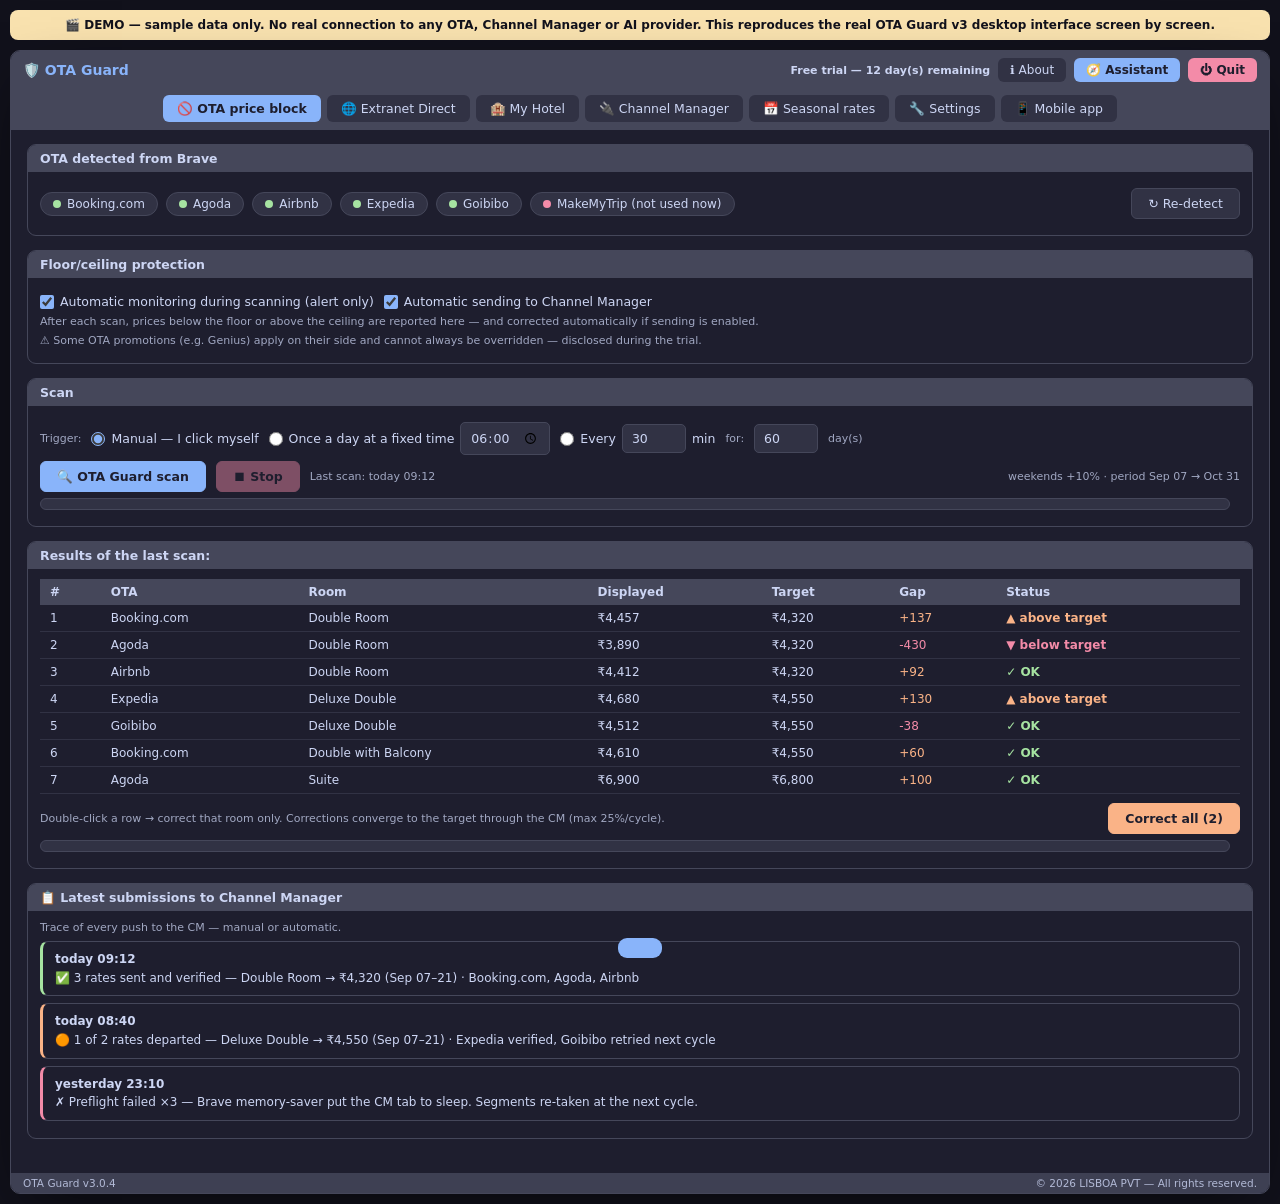
<file: demo/index.html>
<!DOCTYPE html>
<html lang="en">
<head>
<meta charset="UTF-8">
<meta name="viewport" content="width=device-width, initial-scale=1.0">
<title>OTA Guard — Interactive Demo</title>
<link rel="icon" type="image/svg+xml" href="assets/logo.svg">
<link rel="stylesheet" href="style.css">
</head>
<body>

<div class="demo-banner">
  🎬 DEMO — sample data only. No real connection to any OTA, Channel Manager or AI provider.
  This reproduces the real OTA Guard v3 desktop interface screen by screen.
</div>

<div class="app-window">

  <!-- ═══ TOPBAR (like the real app) ═══ -->
  <div class="topbar">
    <div class="topbar-title">🛡️ OTA Guard</div>
    <div class="topbar-right">
      <span class="trial-label" id="trialLabel">Free trial — 12 day(s) remaining</span>
      <button class="tb-btn" id="btnAbout">ℹ️ About</button>
      <button class="tb-btn tb-btn-accent" id="btnAssistant">🧭 Assistant</button>
      <button class="tb-btn tb-btn-red" id="btnQuit">⏻ Quit</button>
    </div>
  </div>

  <!-- ═══ TAB BAR (centered, like the real app) ═══ -->
  <div class="tabbar" id="tabbar">
    <button class="tab-btn active" data-screen="blocage">🚫 OTA price block</button>
    <button class="tab-btn" data-screen="extranet">🌐 Extranet Direct</button>
    <button class="tab-btn" data-screen="hotel">🏨 My Hotel</button>
    <button class="tab-btn" data-screen="cm">🔌 Channel Manager</button>
    <button class="tab-btn" data-screen="seasonal">📅 Seasonal rates</button>
    <button class="tab-btn" data-screen="settings">🔧 Settings</button>
    <button class="tab-btn" data-screen="mobile">📱 Mobile app</button>
  </div>

  <!-- ═══ CONTENT (screens injected by app.js) ═══ -->
  <div class="content" id="content"></div>

  <!-- ═══ STATUS BAR ═══ -->
  <div class="statusbar">
    <span>OTA Guard v3.0.4</span>
    <span>© 2026 LISBOA PVT — All rights reserved.</span>
  </div>

</div>

<!-- ═══ MODALS ═══ -->
<div class="modal-overlay" id="modalOverlay">
  <div class="modal" id="modalBox"></div>
</div>

<div class="toast" id="toast"></div>

<script src="app.js"></script>
</body>
</html>
</file>
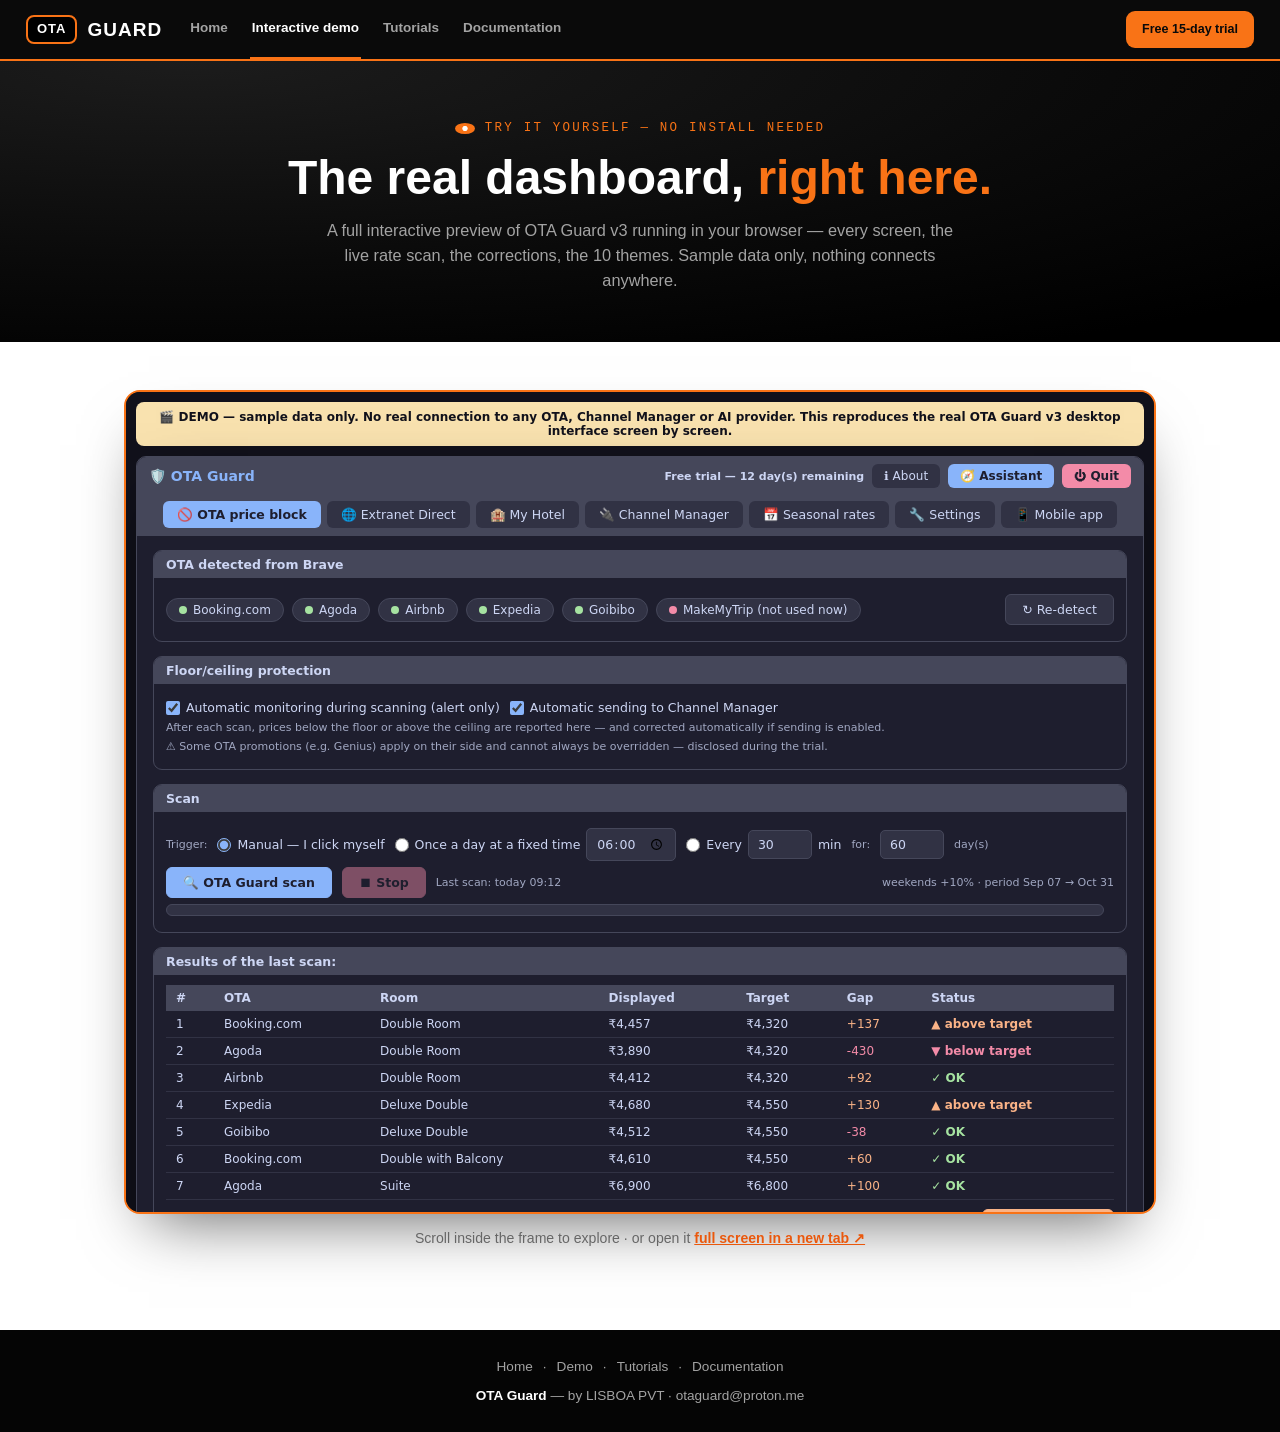
<file: demo.html>
<!DOCTYPE html>
<html lang="en">
<head>
<meta charset="UTF-8">
<meta name="viewport" content="width=device-width, initial-scale=1.0">
<title>OTA Guard — Interactive demo</title>
<link rel="icon" type="image/svg+xml" href="assets/logo.svg">
<link rel="stylesheet" href="site.css">
</head>
<body class="sub">

<nav class="sitenav">
  <a class="brand" href="index.html"><span class="og">OTA</span> GUARD</a>
  <div class="links">
    <a href="index.html">Home</a>
    <a href="demo.html" class="on">Interactive demo</a>
    <a href="tutorials.html">Tutorials</a>
    <a href="docs.html">Documentation</a>
  </div>
  <a class="cta" href="https://jangalagoa.github.io/OTA-GUARD-Start-the-15-day-trial/">Free 15-day trial</a>
</nav>

<header class="sub-hero">
  <div class="eyebrow">Try it yourself — no install needed</div>
  <h1>The real dashboard, <em>right here.</em></h1>
  <p>A full interactive preview of OTA Guard v3 running in your browser — every screen,
  the live rate scan, the corrections, the 10 themes. Sample data only, nothing connects anywhere.</p>
</header>

<main class="sub-main">
  <div class="demo-frame">
    <iframe src="demo/index.html" title="OTA Guard interactive demo"></iframe>
  </div>
  <p class="demo-note">Scroll inside the frame to explore · or open it
  <a href="demo/index.html" target="_blank" rel="noopener" style="color:var(--orange-deep);font-weight:600;">full screen in a new tab ↗</a></p>
</main>

<footer class="sitefoot">
  <div class="links">
    <a href="index.html">Home</a>·<a href="demo.html">Demo</a>·<a href="tutorials.html">Tutorials</a>·<a href="docs.html">Documentation</a>
  </div>
  <div><b>OTA Guard</b> — by LISBOA PVT · otaguard@proton.me</div>
</footer>

</body>
</html>
</file>
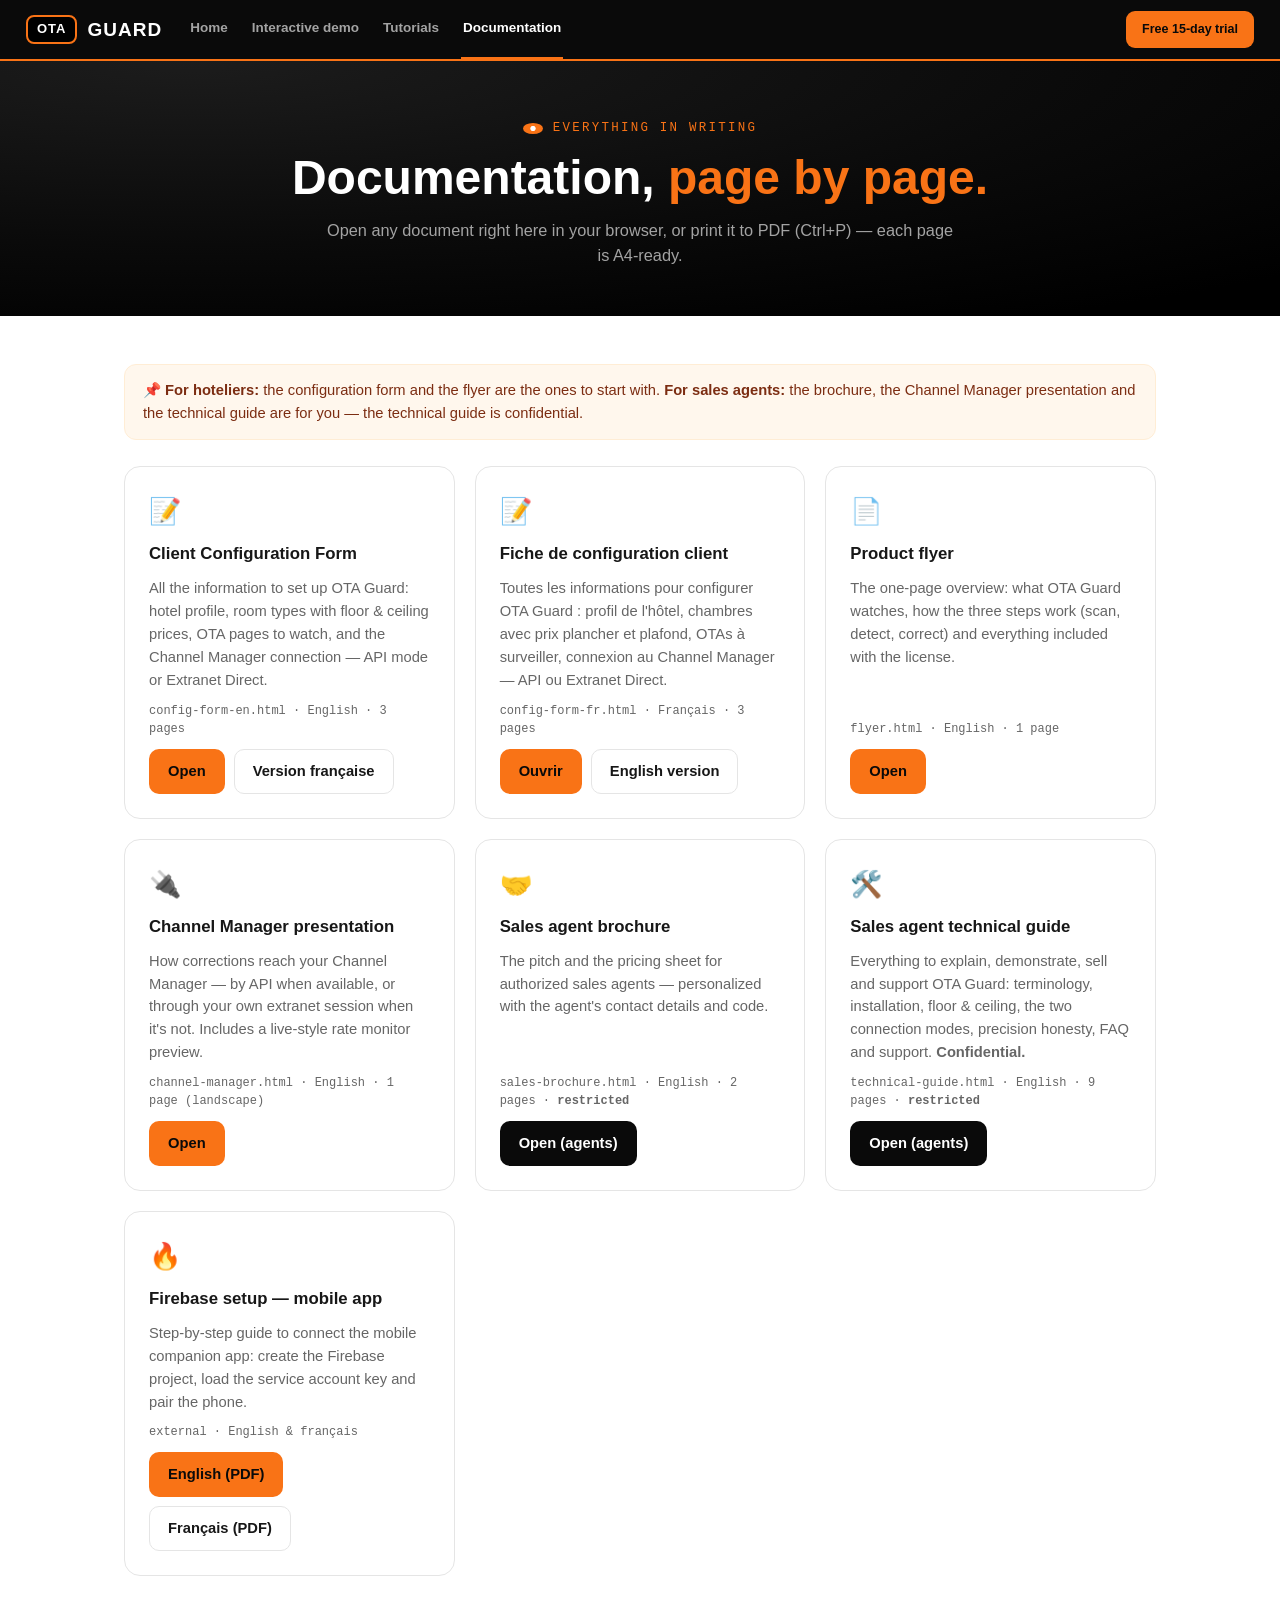
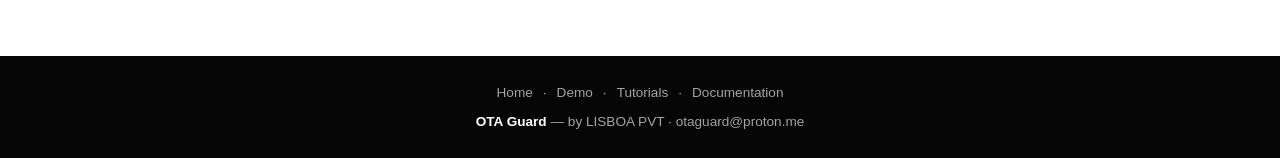
<file: docs.html>
<!DOCTYPE html>
<html lang="en">
<head>
<meta charset="UTF-8">
<meta name="viewport" content="width=device-width, initial-scale=1.0">
<title>OTA Guard — Documentation</title>
<link rel="icon" type="image/svg+xml" href="assets/logo.svg">
<link rel="stylesheet" href="site.css">
</head>
<body class="sub">

<nav class="sitenav">
  <a class="brand" href="index.html"><span class="og">OTA</span> GUARD</a>
  <div class="links">
    <a href="index.html">Home</a>
    <a href="demo.html">Interactive demo</a>
    <a href="tutorials.html">Tutorials</a>
    <a href="docs.html" class="on">Documentation</a>
  </div>
  <a class="cta" href="https://jangalagoa.github.io/OTA-GUARD-Start-the-15-day-trial/">Free 15-day trial</a>
</nav>

<header class="sub-hero">
  <div class="eyebrow">Everything in writing</div>
  <h1>Documentation, <em>page by page.</em></h1>
  <p>Open any document right here in your browser, or print it to PDF (Ctrl+P) — each page is A4-ready.</p>
</header>

<main class="sub-main">
  <div class="doc-note">📌 <b>For hoteliers:</b> the configuration form and the flyer are the ones to start with.
  <b>For sales agents:</b> the brochure, the Channel Manager presentation and the technical guide are for you —
  the technical guide is confidential.</div>

  <div class="cards">

    <div class="card doc-card">
      <div class="ic">📝</div>
      <h3>Client Configuration Form</h3>
      <p>All the information to set up OTA Guard: hotel profile, room types with floor &amp; ceiling prices,
      OTA pages to watch, and the Channel Manager connection — API mode or Extranet Direct.</p>
      <div class="path">config-form-en.html · English · 3 pages</div>
      <div class="acts">
        <a class="btn primary" href="docs/config-form-en.html" target="_blank">Open</a>
        <a class="btn ghost" href="docs/config-form-fr.html">Version française</a>
      </div>
    </div>

    <div class="card doc-card">
      <div class="ic">📝</div>
      <h3>Fiche de configuration client</h3>
      <p>Toutes les informations pour configurer OTA Guard : profil de l'hôtel, chambres avec prix plancher
      et plafond, OTAs à surveiller, connexion au Channel Manager — API ou Extranet Direct.</p>
      <div class="path">config-form-fr.html · Français · 3 pages</div>
      <div class="acts">
        <a class="btn primary" href="docs/config-form-fr.html" target="_blank">Ouvrir</a>
        <a class="btn ghost" href="docs/config-form-en.html">English version</a>
      </div>
    </div>

    <div class="card doc-card">
      <div class="ic">📄</div>
      <h3>Product flyer</h3>
      <p>The one-page overview: what OTA Guard watches, how the three steps work
      (scan, detect, correct) and everything included with the license.</p>
      <div class="path">flyer.html · English · 1 page</div>
      <div class="acts"><a class="btn primary" href="docs/flyer.html" target="_blank">Open</a></div>
    </div>

    <div class="card doc-card">
      <div class="ic">🔌</div>
      <h3>Channel Manager presentation</h3>
      <p>How corrections reach your Channel Manager — by API when available, or through your own
      extranet session when it's not. Includes a live-style rate monitor preview.</p>
      <div class="path">channel-manager.html · English · 1 page (landscape)</div>
      <div class="acts"><a class="btn primary" href="docs/channel-manager.html" target="_blank">Open</a></div>
    </div>

    <div class="card doc-card">
      <div class="ic">🤝</div>
      <h3>Sales agent brochure</h3>
      <p>The pitch and the pricing sheet for authorized sales agents — personalized with the agent's
      contact details and code.</p>
      <div class="path">sales-brochure.html · English · 2 pages · <b>restricted</b></div>
      <div class="acts"><a class="btn dark" href="docs/sales-brochure.html" target="_blank">Open (agents)</a></div>
    </div>

    <div class="card doc-card">
      <div class="ic">🛠️</div>
      <h3>Sales agent technical guide</h3>
      <p>Everything to explain, demonstrate, sell and support OTA Guard: terminology, installation,
      floor &amp; ceiling, the two connection modes, precision honesty, FAQ and support. <b>Confidential.</b></p>
      <div class="path">technical-guide.html · English · 9 pages · <b>restricted</b></div>
      <div class="acts"><a class="btn dark" href="docs/technical-guide.html" target="_blank">Open (agents)</a></div>
    </div>

    <div class="card doc-card">
      <div class="ic">🔥</div>
      <h3>Firebase setup — mobile app</h3>
      <p>Step-by-step guide to connect the mobile companion app: create the Firebase project,
      load the service account key and pair the phone.</p>
      <div class="path">external · English &amp; français</div>
      <div class="acts">
        <a class="btn primary" href="pdf/OTAGuard_Firebase_Setup_EN.pdf" target="_blank">English (PDF)</a>
        <a class="btn ghost" href="pdf/OTAGuard_Firebase_Setup_FR.pdf">Français (PDF)</a>
      </div>
    </div>

  </div>
</main>

<footer class="sitefoot">
  <div class="links">
    <a href="index.html">Home</a>·<a href="demo.html">Demo</a>·<a href="tutorials.html">Tutorials</a>·<a href="docs.html">Documentation</a>
  </div>
  <div><b>OTA Guard</b> — by LISBOA PVT · otaguard@proton.me</div>
</footer>

</body>
</html>
</file>
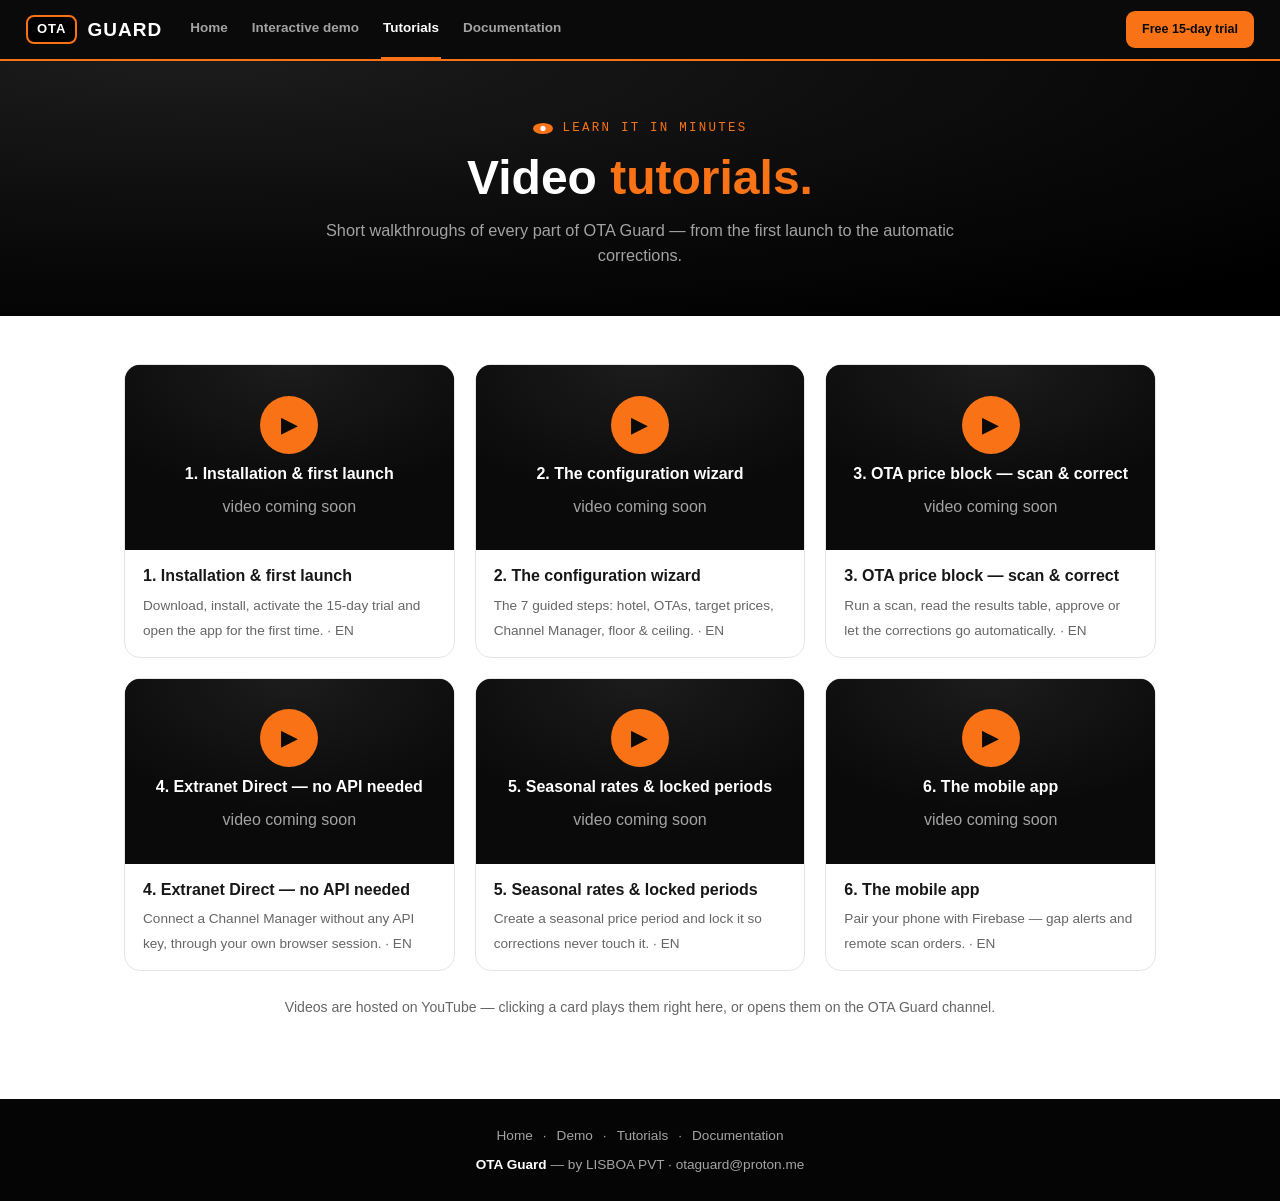
<file: tutorials.html>
<!DOCTYPE html>
<html lang="en">
<head>
<meta charset="UTF-8">
<meta name="viewport" content="width=device-width, initial-scale=1.0">
<title>OTA Guard — Video tutorials</title>
<link rel="icon" type="image/svg+xml" href="assets/logo.svg">
<link rel="stylesheet" href="site.css">
</head>
<body class="sub">

<nav class="sitenav">
  <a class="brand" href="index.html"><span class="og">OTA</span> GUARD</a>
  <div class="links">
    <a href="index.html">Home</a>
    <a href="demo.html">Interactive demo</a>
    <a href="tutorials.html" class="on">Tutorials</a>
    <a href="docs.html">Documentation</a>
  </div>
  <a class="cta" href="https://jangalagoa.github.io/OTA-GUARD-Start-the-15-day-trial/">Free 15-day trial</a>
</nav>

<header class="sub-hero">
  <div class="eyebrow">Learn it in minutes</div>
  <h1>Video <em>tutorials.</em></h1>
  <p>Short walkthroughs of every part of OTA Guard — from the first launch to the automatic corrections.</p>
</header>

<main class="sub-main">
  <div class="cards" id="videos"><!-- built by the script below --></div>
  <p class="demo-note" style="margin-top:26px">Videos are hosted on YouTube — clicking a card plays them right here,
  or opens them on the OTA Guard channel.</p>
</main>

<footer class="sitefoot">
  <div class="links">
    <a href="index.html">Home</a>·<a href="demo.html">Demo</a>·<a href="tutorials.html">Tutorials</a>·<a href="docs.html">Documentation</a>
  </div>
  <div><b>OTA Guard</b> — by LISBOA PVT · otaguard@proton.me</div>
</footer>

<script>
/* ══════════════════════════════════════════════════════════════════
   ADD A VIDEO HERE: paste its YouTube ID between the quotes.
   The ID is the 11-character code in the video URL:
   https://www.youtube.com/watch?v=dQw4w9WgXcQ  →  "dQw4w9WgXcQ"
   Leave id:"" while the video is not published yet → placeholder card.
   ══════════════════════════════════════════════════════════════════ */
const VIDEOS = [
  { id:"", title:"1. Installation & first launch",        desc:"Download, install, activate the 15-day trial and open the app for the first time.", lang:"EN" },
  { id:"", title:"2. The configuration wizard",            desc:"The 7 guided steps: hotel, OTAs, target prices, Channel Manager, floor & ceiling.", lang:"EN" },
  { id:"", title:"3. OTA price block — scan & correct",    desc:"Run a scan, read the results table, approve or let the corrections go automatically.", lang:"EN" },
  { id:"", title:"4. Extranet Direct — no API needed",     desc:"Connect a Channel Manager without any API key, through your own browser session.", lang:"EN" },
  { id:"", title:"5. Seasonal rates & locked periods",     desc:"Create a seasonal price period and lock it so corrections never touch it.", lang:"EN" },
  { id:"", title:"6. The mobile app",                      desc:"Pair your phone with Firebase — gap alerts and remote scan orders.", lang:"EN" },
];

const box = document.getElementById("videos");
box.innerHTML = VIDEOS.map(v => `
  <div class="vid">
    <div class="emb">${
      v.id
      ? `<iframe src="https://www.youtube-nocookie.com/embed/${v.id}" title="${v.title}"
           allow="accelerometer; autoplay; clipboard-write; encrypted-media; gyroscope; picture-in-picture" allowfullscreen></iframe>`
      : `<div class="ph"><div class="play">▶</div><b style="color:#fff">${v.title}</b><span>video coming soon</span></div>`
    }</div>
    <div class="meta"><h3>${v.title}</h3><span>${v.desc} · ${v.lang}</span></div>
  </div>`).join("");
</script>

</body>
</html>
</file>
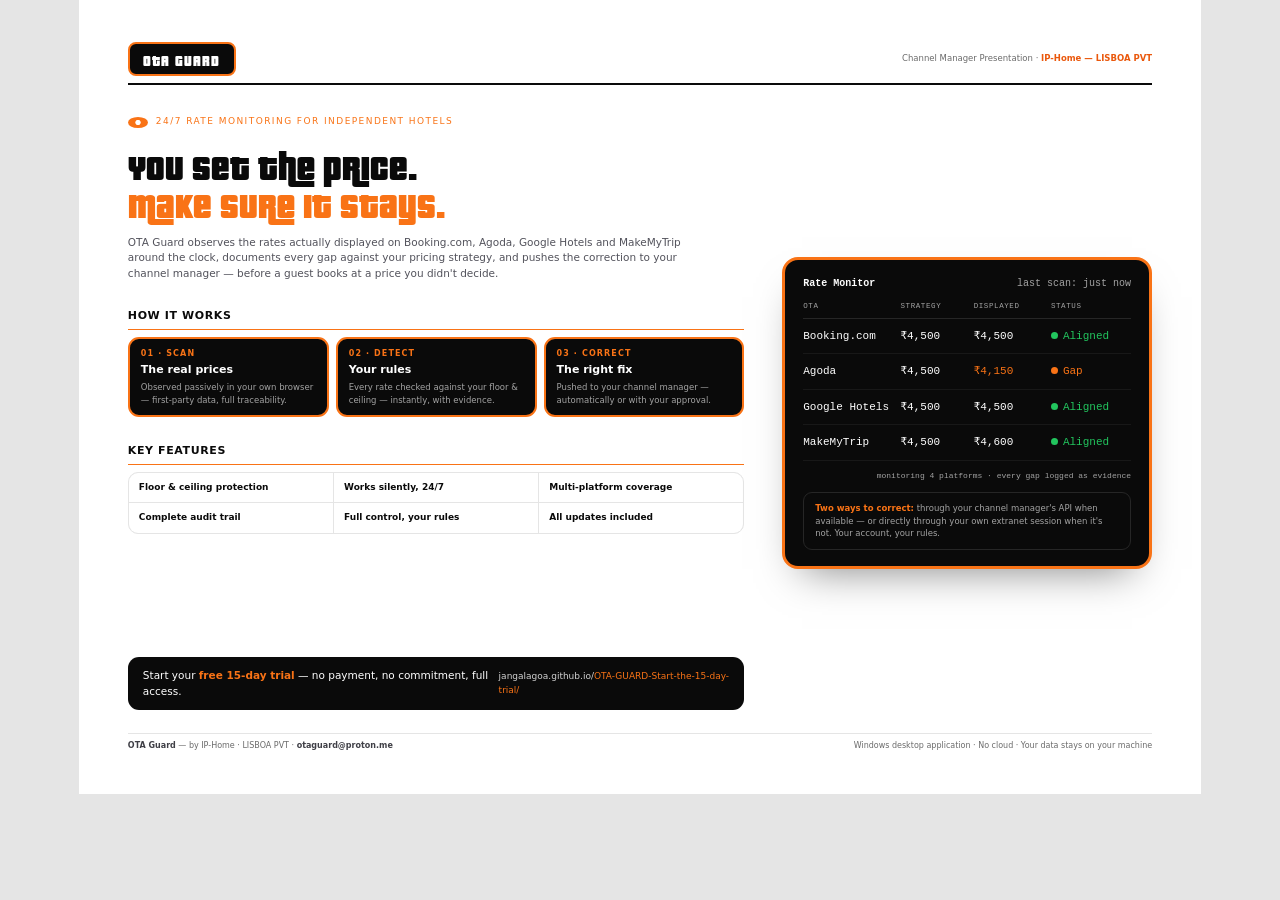
<file: docs/channel-manager.html>
<!DOCTYPE html>
<html lang="en">
<head>
<meta charset="UTF-8">
<title>OTA Guard — Channel Manager Presentation</title>
<style>
@page { size: A4 landscape; margin: 0; }
@font-face{
  font-family:"Pricedown Bl";
  font-style:normal;
  font-weight:900;
  src:url([data-uri]) format("woff");
}
*, *::before, *::after { box-sizing: border-box; margin: 0; padding: 0; }
body { font-family:'Segoe UI', system-ui, Arial, sans-serif; color:#171717; font-size:10.5px; line-height:1.5; background:#E5E5E5; }
.page { width:297mm; height:210mm; background:#fff; margin:0 auto; padding:11mm 13mm; display:flex; flex-direction:column; }

.top { display:flex; justify-content:space-between; align-items:center; padding-bottom:7px; border-bottom:2px solid #0A0A0A; }
.badge { display:inline-block; background:#0A0A0A; border:2px solid #F97316; border-radius:8px;
         padding:4px 13px; font-family:'Pricedown Bl','Arial Black',Arial,sans-serif; font-size:15px; color:#fff; letter-spacing:1.2px; }
.top .right { font-size:8.5px; color:#6B6B6B; text-align:right; }
.top .right b { color:#EA580C; }

.main { display:grid; grid-template-columns:1.25fr 0.75fr; gap:10mm; margin-top:8mm; flex:1; }
.main > div:first-child { display:flex; flex-direction:column; }
.main > div:last-child { display:flex; align-items:center; }
.main .cta { margin-top:auto; }

.eyebrow { font-size:9px; letter-spacing:0.16em; text-transform:uppercase; color:#F97316; display:flex; align-items:center; gap:8px; margin-bottom:4mm; }
.eyebrow::before { content:""; width:20px; height:11px; border-radius:50%;
  background:radial-gradient(circle at 50% 50%, #fff 0 2.3px, #F97316 3px 100%); }
h1 { font-family:'Pricedown Bl','Arial Black',Arial,sans-serif; font-weight:900; font-size:36px; line-height:1.05; color:#0A0A0A; }
h1 .em { color:#F97316; font-style:normal; }
.lead { margin-top:4mm; font-size:10.5px; color:#52525B; max-width:150mm; }

h2.sec { font-size:11px; font-weight:700; color:#0A0A0A; text-transform:uppercase; letter-spacing:0.6px;
         border-bottom:1.5px solid #F97316; padding-bottom:4px; margin:7mm 0 7px; }

.steps { display:grid; grid-template-columns:1fr 1fr 1fr; gap:7px; }
.step { border:2px solid #F97316; border-radius:11px; padding:9px 11px; background:#0A0A0A; color:#fff; }
.step .n { font-size:8px; letter-spacing:0.14em; color:#F97316; font-weight:700; }
.step .t { font-size:11px; font-weight:700; margin:2px 0 3px; }
.step p { font-size:8.5px; color:#A3A3A3; line-height:1.45; }

.feats { display:grid; grid-template-columns:1fr 1fr 1fr; gap:1px; background:#E5E5E5; border:1px solid #E5E5E5; border-radius:10px; overflow:hidden; }
.feat { background:#fff; padding:8px 10px; font-size:9px; color:#171717; }
.feat b { color:#0A0A0A; }

.cta { margin-top:7mm; background:#0A0A0A; border-radius:11px; padding:11px 15px; display:flex; justify-content:space-between; align-items:center; }
.cta .txt { color:#fff; font-size:10.5px; }
.cta .txt b { color:#F97316; }
.cta .link { font-size:9px; color:#D4D4D4; }
.cta .link span { color:#F97316; }

/* right column: monitor badge */
.desk { background:#0A0A0A; border:3px solid #F97316; border-radius:16px; padding:16px 18px; color:#fff;
        box-shadow:0 20px 40px -20px rgba(0,0,0,0.5); }
.desk-head { display:flex; justify-content:space-between; font-family:'IBM Plex Mono','Courier New',monospace; font-size:10px; color:#A3A3A3; margin-bottom:10px; }
.desk-head strong { color:#fff; }
.desk-cols, .desk-row { display:grid; grid-template-columns:1.15fr 0.85fr 0.9fr 1fr; gap:5px; }
.desk-cols { font-family:'IBM Plex Mono','Courier New',monospace; font-size:7.5px; letter-spacing:0.08em; color:#A3A3A3; text-transform:uppercase; padding-bottom:6px; border-bottom:1px solid #262626; }
.desk-row { font-family:'IBM Plex Mono','Courier New',monospace; font-size:11px; padding:9px 0; border-bottom:1px solid rgba(255,255,255,0.06); align-items:center; }
.desk-row:last-child { border-bottom:none; }
.r-name { color:#fff; font-weight:500; }
.r-you { color:#fff; }
.r-loss { color:#F97316; }
.r-ok { color:#22C55E; }
.dot { display:inline-block; width:7px; height:7px; border-radius:50%; background:#22C55E; margin-right:5px; }
.dot--alert { background:#F97316; }
.desk-foot { margin-top:9px; font-family:'IBM Plex Mono','Courier New',monospace; font-size:8px; color:#A3A3A3; text-align:right; }
.mode { margin-top:10px; border:1px solid #262626; border-radius:9px; padding:9px 11px; font-size:8.5px; color:#A3A3A3; line-height:1.5; }
.mode b { color:#F97316; }

.foot { margin-top:6mm; padding-top:6px; border-top:1px solid #E5E5E5; display:flex; justify-content:space-between; font-size:8px; color:#6B6B6B; }
.foot strong { color:#3F3F46; }
</style>
</head>
<body>
<div class="page">

  <div class="top">
    <span class="badge">OTA GUARD</span>
    <div class="right">Channel Manager Presentation · <b>IP-Home — LISBOA PVT</b></div>
  </div>

  <div class="main">
    <div>
      <div class="eyebrow">24/7 rate monitoring for independent hotels</div>
      <h1>You set the price.<br><span class="em">Make sure it stays.</span></h1>
      <p class="lead">OTA Guard observes the rates actually displayed on Booking.com, Agoda, Google Hotels and
      MakeMyTrip around the clock, documents every gap against your pricing strategy, and pushes the correction
      to your channel manager — before a guest books at a price you didn't decide.</p>

      <h2 class="sec">How it works</h2>
      <div class="steps">
        <div class="step"><div class="n">01 · SCAN</div><div class="t">The real prices</div><p>Observed passively in your own browser — first-party data, full traceability.</p></div>
        <div class="step"><div class="n">02 · DETECT</div><div class="t">Your rules</div><p>Every rate checked against your floor &amp; ceiling — instantly, with evidence.</p></div>
        <div class="step"><div class="n">03 · CORRECT</div><div class="t">The right fix</div><p>Pushed to your channel manager — automatically or with your approval.</p></div>
      </div>

      <h2 class="sec">Key features</h2>
      <div class="feats">
        <div class="feat"><b>Floor &amp; ceiling protection</b></div>
        <div class="feat"><b>Works silently, 24/7</b></div>
        <div class="feat"><b>Multi-platform coverage</b></div>
        <div class="feat"><b>Complete audit trail</b></div>
        <div class="feat"><b>Full control, your rules</b></div>
        <div class="feat"><b>All updates included</b></div>
      </div>

      <div class="cta">
        <div class="txt">Start your <b>free 15-day trial</b> — no payment, no commitment, full access.</div>
        <div class="link">jangalagoa.github.io/<span>OTA-GUARD-Start-the-15-day-trial/</span></div>
      </div>
    </div>

    <div>
      <div class="desk">
        <div class="desk-head"><strong>Rate Monitor</strong><span>last scan: just now</span></div>
        <div class="desk-cols"><span>OTA</span><span>Strategy</span><span>Displayed</span><span>Status</span></div>
        <div class="desk-row"><span class="r-name">Booking.com</span><span class="r-you">₹4,500</span><span class="r-you">₹4,500</span><span class="r-ok"><span class="dot"></span>Aligned</span></div>
        <div class="desk-row"><span class="r-name">Agoda</span><span class="r-you">₹4,500</span><span class="r-loss">₹4,150</span><span class="r-loss"><span class="dot dot--alert"></span>Gap</span></div>
        <div class="desk-row"><span class="r-name">Google Hotels</span><span class="r-you">₹4,500</span><span class="r-you">₹4,500</span><span class="r-ok"><span class="dot"></span>Aligned</span></div>
        <div class="desk-row"><span class="r-name">MakeMyTrip</span><span class="r-you">₹4,500</span><span class="r-you">₹4,600</span><span class="r-ok"><span class="dot"></span>Aligned</span></div>
        <div class="desk-foot">monitoring 4 platforms · every gap logged as evidence</div>
        <div class="mode"><b>Two ways to correct:</b> through your channel manager's API when available —
        or directly through your own extranet session when it's not. Your account, your rules.</div>
      </div>
    </div>
  </div>

  <div class="foot">
    <div><strong>OTA Guard</strong> — by IP-Home · LISBOA PVT · <strong>otaguard@proton.me</strong></div>
    <div>Windows desktop application · No cloud · Your data stays on your machine</div>
  </div>

</div>
</body>
</html>
</file>
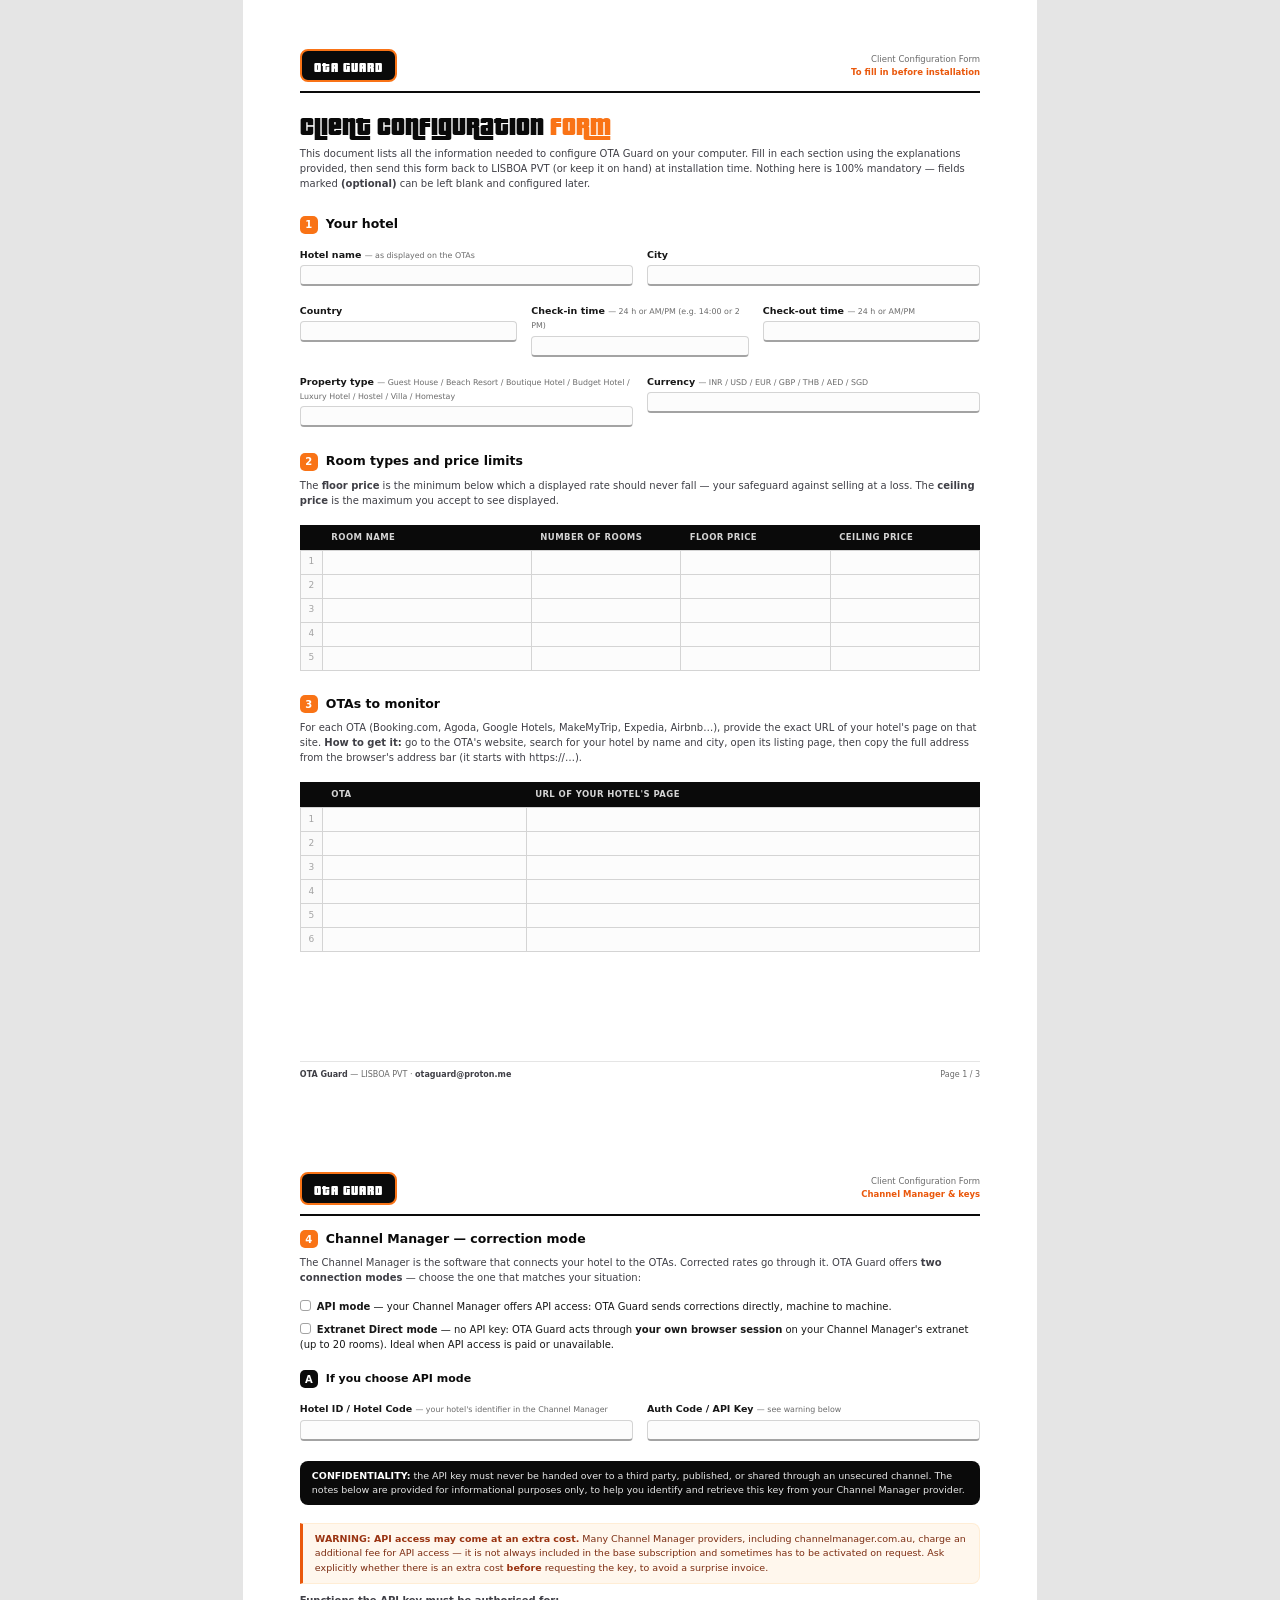
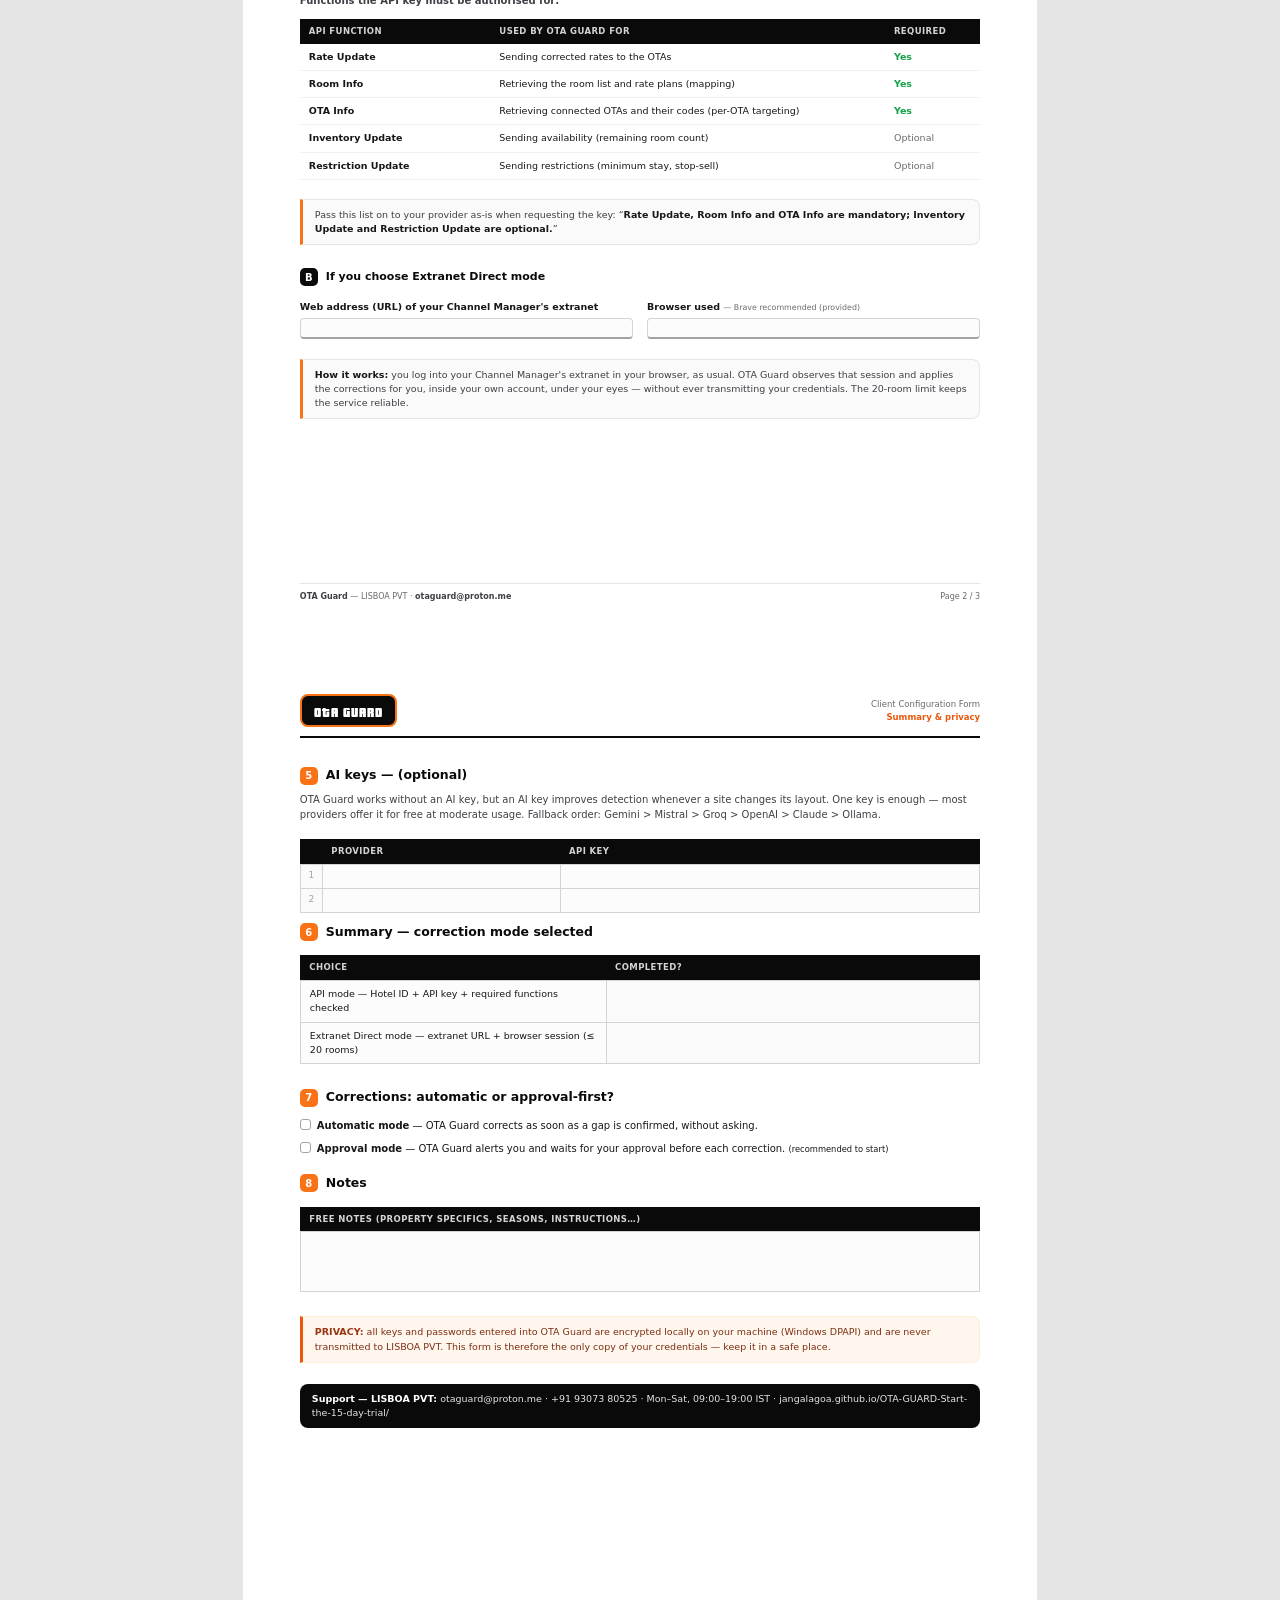
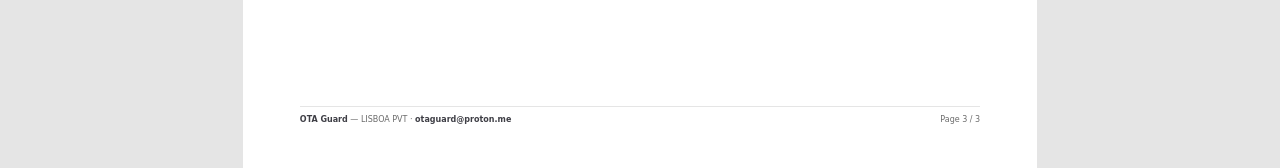
<file: docs/config-form-en.html>
<!DOCTYPE html>
<html lang="en">
<head>
<meta charset="UTF-8">
<title>OTA Guard — Client Configuration Form</title>
<style>
@page { size: A4 portrait; margin: 0; }
@font-face{
  font-family:"Pricedown Bl";
  font-style:normal;
  font-weight:900;
  src:url([data-uri]) format("woff");
}
*, *::before, *::after { box-sizing: border-box; margin: 0; padding: 0; }
body { font-family:'Segoe UI', system-ui, Arial, sans-serif; color:#171717; font-size:10.5px; line-height:1.5; background:#E5E5E5; }

.page { width:210mm; min-height:297mm; background:#fff; margin:0 auto; padding:13mm 15mm 11mm;
        position:relative; page-break-after:always; display:flex; flex-direction:column; }
.page:last-child { page-break-after:auto; }

.doc-head { display:flex; justify-content:space-between; align-items:center; padding-bottom:9px; border-bottom:2px solid #0A0A0A; margin-bottom:14px; }
.badge { display:inline-block; background:#0A0A0A; border:2px solid #F97316; border-radius:8px;
         padding:4px 12px; font-family:'Pricedown Bl','Arial Black',Arial,sans-serif; font-size:14px; color:#fff; letter-spacing:1px; }
.doc-head .right { text-align:right; font-size:8.5px; color:#6B6B6B; line-height:1.5; }
.doc-foot { margin-top:auto; padding-top:7px; border-top:1px solid #E5E5E5; display:flex; justify-content:space-between; font-size:8px; color:#6B6B6B; }
.doc-foot strong { color:#3F3F46; }

h1.doc-title { font-family:'Pricedown Bl','Arial Black',Arial,sans-serif; font-weight:900; font-size:27px; color:#0A0A0A; line-height:1.15; }
h1.doc-title .em { color:#F97316; font-style:normal; }
h2.sec { display:flex; align-items:center; gap:8px; font-size:12.5px; font-weight:700; color:#0A0A0A; margin:14px 0 7px; }
h2.sec .num { background:#F97316; color:#fff; min-width:18px; height:18px; border-radius:5px;
              display:flex; align-items:center; justify-content:center; font-size:10px; flex-shrink:0; }
h2.sec .note { font-weight:400; color:#6B6B6B; font-size:9.5px; }
p.lead { font-size:10px; color:#3F3F46; margin-bottom:10px; }

.box { border:1px solid #E5E5E5; background:#FAFAFA; border-left:3px solid #F97316; border-radius:0 8px 8px 0; padding:8px 12px; margin:9px 0; font-size:9.5px; color:#3F3F46; }
.box strong { color:#171717; }
.box.warn { background:#FFF7ED; border:1px solid #FFEDD5; border-left:3px solid #EA580C; color:#7C2D12; }
.box.warn strong { color:#9A3412; }
.box.black { background:#0A0A0A; color:#E5E5E5; border:none; border-radius:8px; }
.box.black strong { color:#fff; }

table.t { width:100%; border-collapse:collapse; margin:7px 0 10px; }
.t thead tr { background:#0A0A0A; }
.t th { color:#D4D4D4; font-size:8.5px; text-transform:uppercase; letter-spacing:0.4px; padding:6px 9px; text-align:left; font-weight:600; }
.t td { padding:6px 9px; border-bottom:1px solid #F0F0F0; font-size:9.5px; vertical-align:top; }
.t td.yes { color:#16A34A; font-weight:700; }
.t td.opt { color:#6B6B6B; }

.field { margin:7px 0 11px; }
.field .lbl { font-size:9.5px; font-weight:600; color:#171717; margin-bottom:3px; }
.field .lbl small { color:#6B6B6B; font-weight:400; }
.field .blank { height:21px; border:1px solid #D4D4D4; border-bottom:2px solid #A3A3A3; border-radius:4px; background:#FCFCFC; }
.grid2 { display:grid; grid-template-columns:1fr 1fr; gap:0 14px; }
.grid3 { display:grid; grid-template-columns:1fr 1fr 1fr; gap:0 14px; }

table.fill { width:100%; border-collapse:collapse; margin:7px 0 10px; }
.fill th { background:#0A0A0A; color:#D4D4D4; font-size:8.5px; text-transform:uppercase; letter-spacing:0.4px; padding:6px 9px; text-align:left; }
.fill td { border:1px solid #D4D4D4; height:24px; background:#FCFCFC; }
.fill td.rownum { background:#FAFAFA; color:#A3A3A3; text-align:center; width:22px; font-size:9px; }

.radio { font-size:10px; color:#171717; margin:4px 0; }
.radio .cb { display:inline-block; width:11px; height:11px; border:1.5px solid #A3A3A3; border-radius:3px; margin-right:6px; vertical-align:-1px; }
</style>
</head>
<body>

<!-- ══════════ PAGE 1 ══════════ -->
<div class="page">
  <div class="doc-head">
    <span class="badge">OTA GUARD</span>
    <div class="right">Client Configuration Form<br><strong style="color:#EA580C">To fill in before installation</strong></div>
  </div>

  <h1 class="doc-title">Client configuration <span class="em">form</span></h1>
  <p class="lead" style="margin-top:8px;">
    This document lists all the information needed to configure OTA Guard on your computer.
    Fill in each section using the explanations provided, then send this form back to LISBOA PVT
    (or keep it on hand) at installation time. Nothing here is 100% mandatory — fields marked
    <strong>(optional)</strong> can be left blank and configured later.
  </p>

  <h2 class="sec"><span class="num">1</span> Your hotel</h2>
  <div class="grid2">
    <div class="field"><div class="lbl">Hotel name <small>— as displayed on the OTAs</small></div><div class="blank"></div></div>
    <div class="field"><div class="lbl">City</div><div class="blank"></div></div>
  </div>
  <div class="grid3">
    <div class="field"><div class="lbl">Country</div><div class="blank"></div></div>
    <div class="field"><div class="lbl">Check-in time <small>— 24 h or AM/PM (e.g. 14:00 or 2 PM)</small></div><div class="blank"></div></div>
    <div class="field"><div class="lbl">Check-out time <small>— 24 h or AM/PM</small></div><div class="blank"></div></div>
  </div>
  <div class="grid2">
    <div class="field"><div class="lbl">Property type <small>— Guest House / Beach Resort / Boutique Hotel / Budget Hotel / Luxury Hotel / Hostel / Villa / Homestay</small></div><div class="blank"></div></div>
    <div class="field"><div class="lbl">Currency <small>— INR / USD / EUR / GBP / THB / AED / SGD</small></div><div class="blank"></div></div>
  </div>

  <h2 class="sec"><span class="num">2</span> Room types and price limits</h2>
  <p class="lead">
    The <strong>floor price</strong> is the minimum below which a displayed rate should never fall — your safeguard
    against selling at a loss. The <strong>ceiling price</strong> is the maximum you accept to see displayed.
  </p>
  <table class="fill">
    <tr><th style="width:22px"></th><th>Room name</th><th style="width:22%">Number of rooms</th><th style="width:22%">Floor price</th><th style="width:22%">Ceiling price</th></tr>
    <tr><td class="rownum">1</td><td></td><td></td><td></td><td></td></tr>
    <tr><td class="rownum">2</td><td></td><td></td><td></td><td></td></tr>
    <tr><td class="rownum">3</td><td></td><td></td><td></td><td></td></tr>
    <tr><td class="rownum">4</td><td></td><td></td><td></td><td></td></tr>
    <tr><td class="rownum">5</td><td></td><td></td><td></td><td></td></tr>
  </table>

  <h2 class="sec"><span class="num">3</span> OTAs to monitor</h2>
  <p class="lead">
    For each OTA (Booking.com, Agoda, Google Hotels, MakeMyTrip, Expedia, Airbnb…), provide the exact URL of your
    hotel's page on that site. <strong>How to get it:</strong> go to the OTA's website, search for your hotel by name and
    city, open its listing page, then copy the full address from the browser's address bar (it starts with https://…).
  </p>
  <table class="fill">
    <tr><th style="width:22px"></th><th style="width:30%">OTA</th><th>URL of your hotel's page</th></tr>
    <tr><td class="rownum">1</td><td></td><td></td></tr>
    <tr><td class="rownum">2</td><td></td><td></td></tr>
    <tr><td class="rownum">3</td><td></td><td></td></tr>
    <tr><td class="rownum">4</td><td></td><td></td></tr>
    <tr><td class="rownum">5</td><td></td><td></td></tr>
    <tr><td class="rownum">6</td><td></td><td></td></tr>
  </table>

  <div class="doc-foot">
    <div><strong>OTA Guard</strong> — LISBOA PVT · <strong>otaguard@proton.me</strong></div>
    <div>Page 1 / 3</div>
  </div>
</div>

<!-- ══════════ PAGE 2 ══════════ -->
<div class="page">
  <div class="doc-head">
    <span class="badge">OTA GUARD</span>
    <div class="right">Client Configuration Form<br><strong style="color:#EA580C">Channel Manager &amp; keys</strong></div>
  </div>

  <h2 class="sec" style="margin-top:0"><span class="num">4</span> Channel Manager — correction mode</h2>
  <p class="lead">
    The Channel Manager is the software that connects your hotel to the OTAs. Corrected rates go through it.
    OTA Guard offers <strong>two connection modes</strong> — choose the one that matches your situation:
  </p>

  <div class="radio"><span class="cb"></span><strong>API mode</strong> — your Channel Manager offers API access: OTA Guard sends corrections directly, machine to machine.</div>
  <div class="radio"><span class="cb"></span><strong>Extranet Direct mode</strong> — no API key: OTA Guard acts through <strong>your own browser session</strong> on your Channel Manager's extranet (up to 20 rooms). Ideal when API access is paid or unavailable.</div>

  <h2 class="sec" style="font-size:11px"><span class="num" style="background:#0A0A0A">A</span> If you choose API mode</h2>
  <div class="grid2">
    <div class="field"><div class="lbl">Hotel ID / Hotel Code <small>— your hotel's identifier in the Channel Manager</small></div><div class="blank"></div></div>
    <div class="field"><div class="lbl">Auth Code / API Key <small>— see warning below</small></div><div class="blank"></div></div>
  </div>

  <div class="box black">
    <strong>CONFIDENTIALITY:</strong> the API key must never be handed over to a third party, published, or shared through
    an unsecured channel. The notes below are provided for informational purposes only, to help you identify and retrieve
    this key from your Channel Manager provider.
  </div>
  <div class="box warn">
    <strong>WARNING: API access may come at an extra cost.</strong> Many Channel Manager providers, including
    channelmanager.com.au, charge an additional fee for API access — it is not always included in the base subscription
    and sometimes has to be activated on request. Ask explicitly whether there is an extra cost <strong>before</strong>
    requesting the key, to avoid a surprise invoice.
  </div>

  <p class="lead" style="margin-bottom:4px"><strong>Functions the API key must be authorised for:</strong></p>
  <table class="t">
    <thead><tr><th style="width:28%">API Function</th><th>Used by OTA Guard for</th><th style="width:14%">Required</th></tr></thead>
    <tbody>
      <tr><td><strong>Rate Update</strong></td><td>Sending corrected rates to the OTAs</td><td class="yes">Yes</td></tr>
      <tr><td><strong>Room Info</strong></td><td>Retrieving the room list and rate plans (mapping)</td><td class="yes">Yes</td></tr>
      <tr><td><strong>OTA Info</strong></td><td>Retrieving connected OTAs and their codes (per-OTA targeting)</td><td class="yes">Yes</td></tr>
      <tr><td><strong>Inventory Update</strong></td><td>Sending availability (remaining room count)</td><td class="opt">Optional</td></tr>
      <tr><td><strong>Restriction Update</strong></td><td>Sending restrictions (minimum stay, stop-sell)</td><td class="opt">Optional</td></tr>
    </tbody>
  </table>
  <div class="box">
    Pass this list on to your provider as-is when requesting the key:
    “<strong>Rate Update, Room Info and OTA Info are mandatory; Inventory Update and Restriction Update are optional.</strong>”
  </div>

  <h2 class="sec" style="font-size:11px"><span class="num" style="background:#0A0A0A">B</span> If you choose Extranet Direct mode</h2>
  <div class="grid2">
    <div class="field"><div class="lbl">Web address (URL) of your Channel Manager's extranet</div><div class="blank"></div></div>
    <div class="field"><div class="lbl">Browser used <small>— Brave recommended (provided)</small></div><div class="blank"></div></div>
  </div>
  <div class="box">
    <strong>How it works:</strong> you log into your Channel Manager's extranet in your browser, as usual. OTA Guard
    observes that session and applies the corrections for you, inside your own account, under your eyes — without ever
    transmitting your credentials. The 20-room limit keeps the service reliable.
  </div>

  <div class="doc-foot">
    <div><strong>OTA Guard</strong> — LISBOA PVT · <strong>otaguard@proton.me</strong></div>
    <div>Page 2 / 3</div>
  </div>
</div>

<!-- ══════════ PAGE 3 ══════════ -->
<div class="page">
  <div class="doc-head">
    <span class="badge">OTA GUARD</span>
    <div class="right">Client Configuration Form<br><strong style="color:#EA580C">Summary &amp; privacy</strong></div>
  </div>

  <h2 class="sec"><span class="num">5</span> AI keys — (optional)</h2>
  <p class="lead">
    OTA Guard works without an AI key, but an AI key improves detection whenever a site changes its layout. One key
    is enough — most providers offer it for free at moderate usage.
    Fallback order: Gemini &gt; Mistral &gt; Groq &gt; OpenAI &gt; Claude &gt; Ollama.
  </p>
  <table class="fill">
    <tr><th style="width:22px"></th><th style="width:35%">Provider</th><th>API Key</th></tr>
    <tr><td class="rownum">1</td><td></td><td></td></tr>
    <tr><td class="rownum">2</td><td></td><td></td></tr>
  </table>

  <h2 class="sec" style="margin-top:0"><span class="num">6</span> Summary — correction mode selected</h2>
  <table class="fill">
    <tr><th style="width:45%">Choice</th><th>Completed?</th></tr>
    <tr><td style="padding:6px 9px;font-size:9.5px;background:#FCFCFC">API mode — Hotel ID + API key + required functions checked</td><td class="rownum"></td></tr>
    <tr><td style="padding:6px 9px;font-size:9.5px;background:#FCFCFC">Extranet Direct mode — extranet URL + browser session (≤ 20 rooms)</td><td class="rownum"></td></tr>
  </table>

  <h2 class="sec"><span class="num">7</span> Corrections: automatic or approval-first?</h2>
  <div class="radio"><span class="cb"></span><strong>Automatic mode</strong> — OTA Guard corrects as soon as a gap is confirmed, without asking.</div>
  <div class="radio"><span class="cb"></span><strong>Approval mode</strong> — OTA Guard alerts you and waits for your approval before each correction. <small>(recommended to start)</small></div>

  <h2 class="sec"><span class="num">8</span> Notes</h2>
  <table class="fill">
    <tr><th>Free notes (property specifics, seasons, instructions…)</th></tr>
    <tr><td style="height:60px"></td></tr>
  </table>

  <div class="box warn" style="margin-top:14px">
    <strong>PRIVACY:</strong> all keys and passwords entered into OTA Guard are encrypted locally on your machine
    (Windows DPAPI) and are never transmitted to LISBOA PVT. This form is therefore the only copy of your
    credentials — keep it in a safe place.
  </div>

  <div class="box black" style="margin-top:12px">
    <strong>Support — LISBOA PVT:</strong> otaguard@proton.me · +91 93073 80525 · Mon–Sat, 09:00–19:00 IST ·
    jangalagoa.github.io/OTA-GUARD-Start-the-15-day-trial/
  </div>

  <div class="doc-foot">
    <div><strong>OTA Guard</strong> — LISBOA PVT · <strong>otaguard@proton.me</strong></div>
    <div>Page 3 / 3</div>
  </div>
</div>

</body>
</html>
</file>
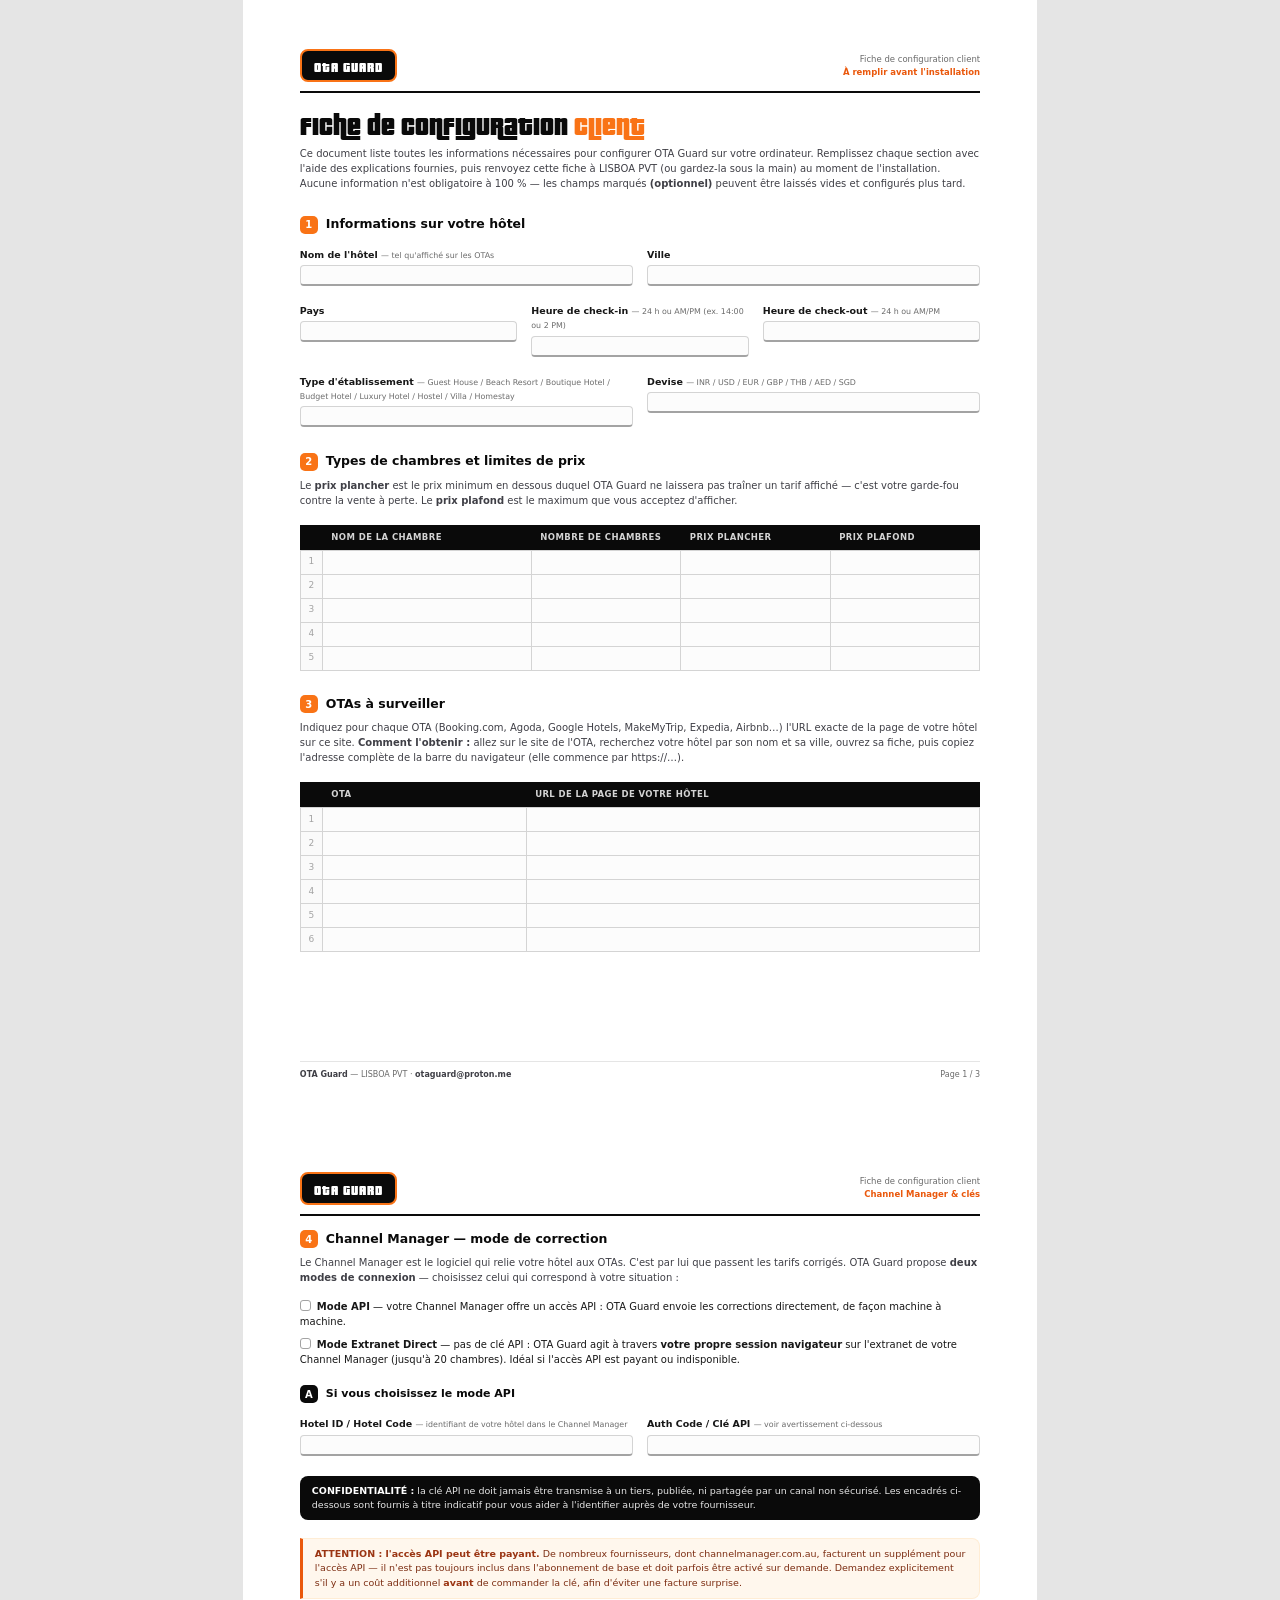
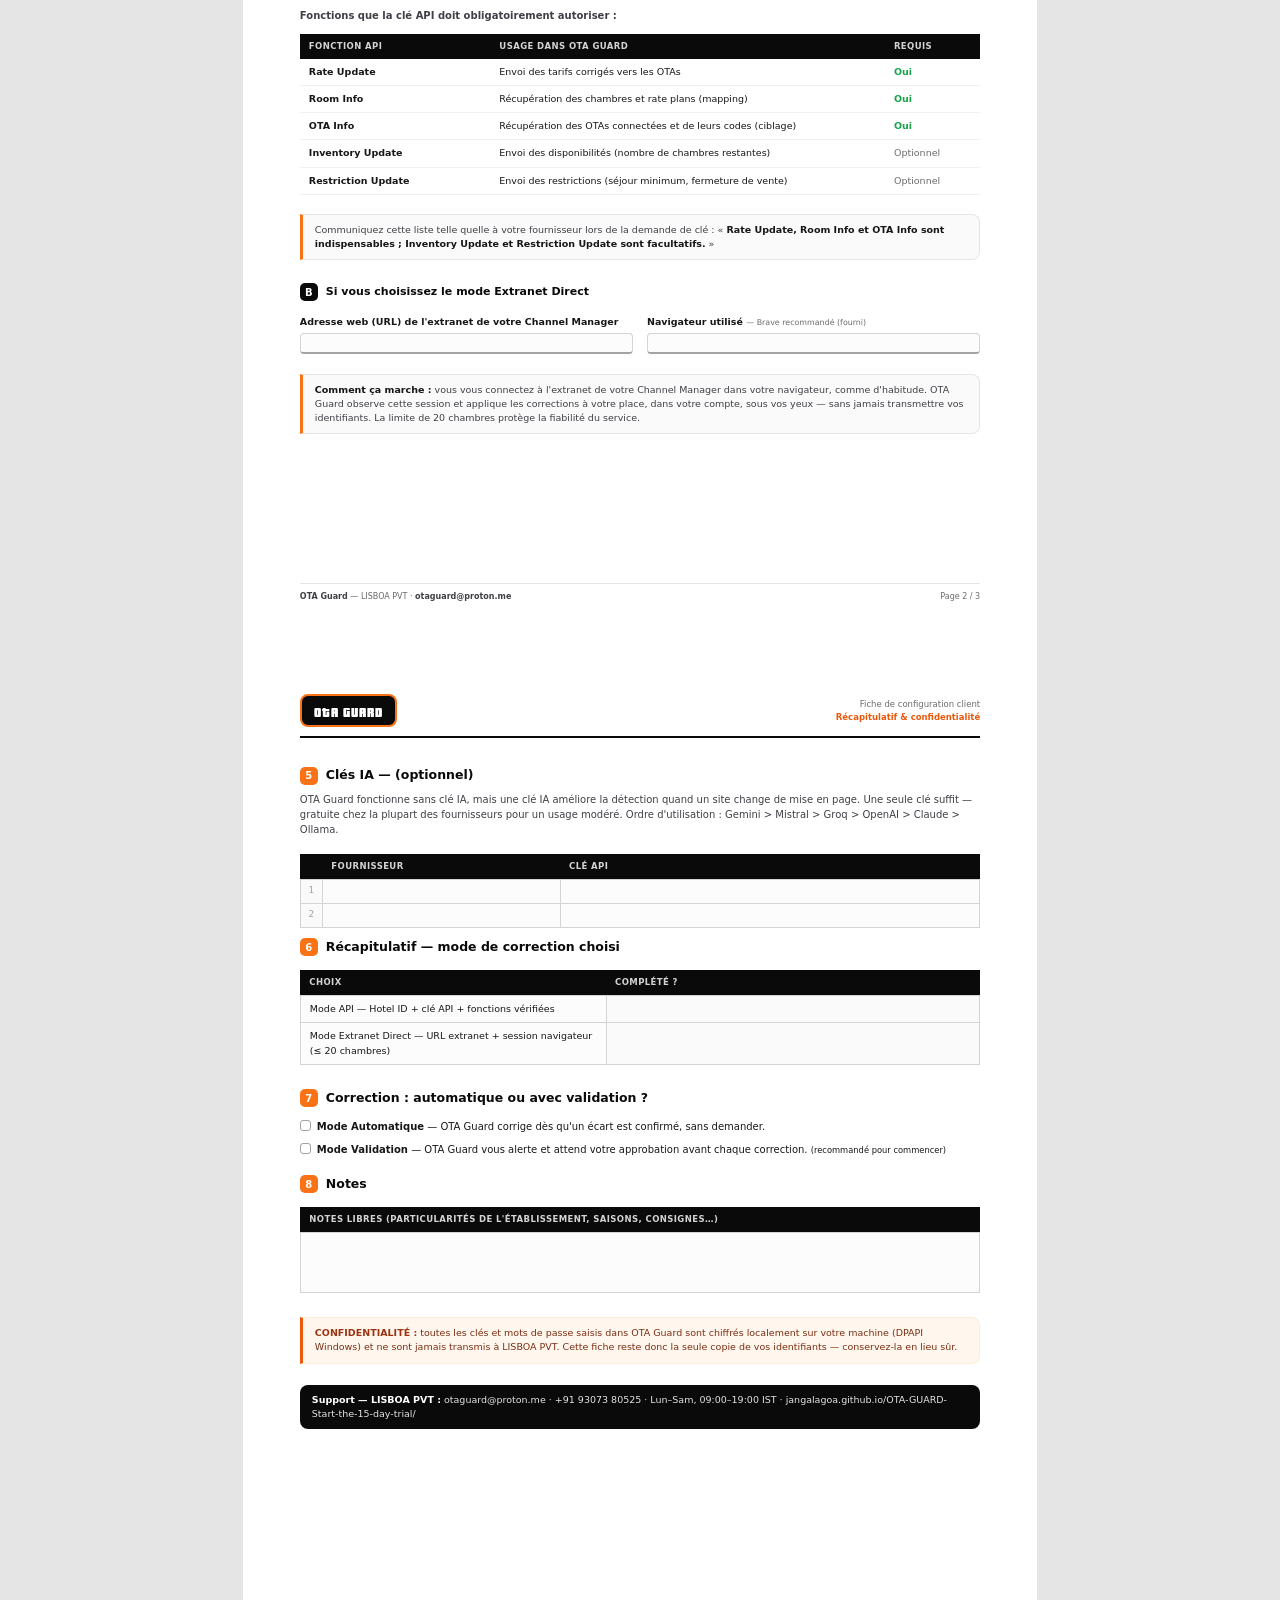
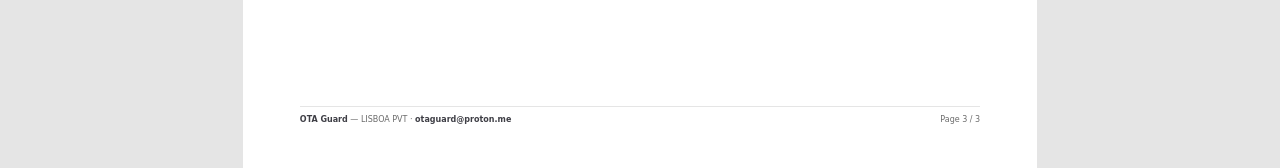
<file: docs/config-form-fr.html>
<!DOCTYPE html>
<html lang="fr">
<head>
<meta charset="UTF-8">
<title>OTA Guard — Fiche de configuration client</title>
<style>
@page { size: A4 portrait; margin: 0; }
@font-face{
  font-family:"Pricedown Bl";
  font-style:normal;
  font-weight:900;
  src:url([data-uri]) format("woff");
}
*, *::before, *::after { box-sizing: border-box; margin: 0; padding: 0; }
body { font-family:'Segoe UI', system-ui, Arial, sans-serif; color:#171717; font-size:10.5px; line-height:1.5; background:#E5E5E5; }

.page { width:210mm; min-height:297mm; background:#fff; margin:0 auto; padding:13mm 15mm 11mm;
        position:relative; page-break-after:always; display:flex; flex-direction:column; }
.page:last-child { page-break-after:auto; }

.doc-head { display:flex; justify-content:space-between; align-items:center; padding-bottom:9px; border-bottom:2px solid #0A0A0A; margin-bottom:14px; }
.badge { display:inline-block; background:#0A0A0A; border:2px solid #F97316; border-radius:8px;
         padding:4px 12px; font-family:'Pricedown Bl','Arial Black',Arial,sans-serif; font-size:14px; color:#fff; letter-spacing:1px; }
.doc-head .right { text-align:right; font-size:8.5px; color:#6B6B6B; line-height:1.5; }
.doc-foot { margin-top:auto; padding-top:7px; border-top:1px solid #E5E5E5; display:flex; justify-content:space-between; font-size:8px; color:#6B6B6B; }
.doc-foot strong { color:#3F3F46; }

h1.doc-title { font-family:'Pricedown Bl','Arial Black',Arial,sans-serif; font-weight:900; font-size:27px; color:#0A0A0A; line-height:1.15; }
h1.doc-title .em { color:#F97316; font-style:normal; }
h2.sec { display:flex; align-items:center; gap:8px; font-size:12.5px; font-weight:700; color:#0A0A0A; margin:14px 0 7px; }
h2.sec .num { background:#F97316; color:#fff; min-width:18px; height:18px; border-radius:5px;
              display:flex; align-items:center; justify-content:center; font-size:10px; flex-shrink:0; }
h2.sec .note { font-weight:400; color:#6B6B6B; font-size:9.5px; }
p.lead { font-size:10px; color:#3F3F46; margin-bottom:10px; }

.box { border:1px solid #E5E5E5; background:#FAFAFA; border-left:3px solid #F97316; border-radius:0 8px 8px 0; padding:8px 12px; margin:9px 0; font-size:9.5px; color:#3F3F46; }
.box strong { color:#171717; }
.box.warn { background:#FFF7ED; border:1px solid #FFEDD5; border-left:3px solid #EA580C; color:#7C2D12; }
.box.warn strong { color:#9A3412; }
.box.black { background:#0A0A0A; color:#E5E5E5; border:none; border-radius:8px; }
.box.black strong { color:#fff; }

table.t { width:100%; border-collapse:collapse; margin:7px 0 10px; }
.t thead tr { background:#0A0A0A; }
.t th { color:#D4D4D4; font-size:8.5px; text-transform:uppercase; letter-spacing:0.4px; padding:6px 9px; text-align:left; font-weight:600; }
.t td { padding:6px 9px; border-bottom:1px solid #F0F0F0; font-size:9.5px; vertical-align:top; }
.t td.yes { color:#16A34A; font-weight:700; }
.t td.opt { color:#6B6B6B; }

.field { margin:7px 0 11px; }
.field .lbl { font-size:9.5px; font-weight:600; color:#171717; margin-bottom:3px; }
.field .lbl small { color:#6B6B6B; font-weight:400; }
.field .blank { height:21px; border:1px solid #D4D4D4; border-bottom:2px solid #A3A3A3; border-radius:4px; background:#FCFCFC; }
.grid2 { display:grid; grid-template-columns:1fr 1fr; gap:0 14px; }
.grid3 { display:grid; grid-template-columns:1fr 1fr 1fr; gap:0 14px; }

table.fill { width:100%; border-collapse:collapse; margin:7px 0 10px; }
.fill th { background:#0A0A0A; color:#D4D4D4; font-size:8.5px; text-transform:uppercase; letter-spacing:0.4px; padding:6px 9px; text-align:left; }
.fill td { border:1px solid #D4D4D4; height:24px; background:#FCFCFC; }
.fill td.rownum { background:#FAFAFA; color:#A3A3A3; text-align:center; width:22px; font-size:9px; }

.radio { font-size:10px; color:#171717; margin:4px 0; }
.radio .cb { display:inline-block; width:11px; height:11px; border:1.5px solid #A3A3A3; border-radius:3px; margin-right:6px; vertical-align:-1px; }
</style>
</head>
<body>

<!-- ══════════ PAGE 1 ══════════ -->
<div class="page">
  <div class="doc-head">
    <span class="badge">OTA GUARD</span>
    <div class="right">Fiche de configuration client<br><strong style="color:#EA580C">À remplir avant l'installation</strong></div>
  </div>

  <h1 class="doc-title">Fiche de configuration <span class="em">client</span></h1>
  <p class="lead" style="margin-top:8px;">
    Ce document liste toutes les informations nécessaires pour configurer OTA Guard sur votre ordinateur.
    Remplissez chaque section avec l'aide des explications fournies, puis renvoyez cette fiche à LISBOA PVT
    (ou gardez-la sous la main) au moment de l'installation. Aucune information n'est obligatoire à 100 % —
    les champs marqués <strong>(optionnel)</strong> peuvent être laissés vides et configurés plus tard.
  </p>

  <h2 class="sec"><span class="num">1</span> Informations sur votre hôtel</h2>
  <div class="grid2">
    <div class="field"><div class="lbl">Nom de l'hôtel <small>— tel qu'affiché sur les OTAs</small></div><div class="blank"></div></div>
    <div class="field"><div class="lbl">Ville</div><div class="blank"></div></div>
  </div>
  <div class="grid3">
    <div class="field"><div class="lbl">Pays</div><div class="blank"></div></div>
    <div class="field"><div class="lbl">Heure de check-in <small>— 24 h ou AM/PM (ex. 14:00 ou 2 PM)</small></div><div class="blank"></div></div>
    <div class="field"><div class="lbl">Heure de check-out <small>— 24 h ou AM/PM</small></div><div class="blank"></div></div>
  </div>
  <div class="grid2">
    <div class="field"><div class="lbl">Type d'établissement <small>— Guest House / Beach Resort / Boutique Hotel / Budget Hotel / Luxury Hotel / Hostel / Villa / Homestay</small></div><div class="blank"></div></div>
    <div class="field"><div class="lbl">Devise <small>— INR / USD / EUR / GBP / THB / AED / SGD</small></div><div class="blank"></div></div>
  </div>

  <h2 class="sec"><span class="num">2</span> Types de chambres et limites de prix</h2>
  <p class="lead">
    Le <strong>prix plancher</strong> est le prix minimum en dessous duquel OTA Guard ne laissera pas traîner un tarif affiché —
    c'est votre garde-fou contre la vente à perte. Le <strong>prix plafond</strong> est le maximum que vous acceptez d'afficher.
  </p>
  <table class="fill">
    <tr><th style="width:22px"></th><th>Nom de la chambre</th><th style="width:22%">Nombre de chambres</th><th style="width:22%">Prix plancher</th><th style="width:22%">Prix plafond</th></tr>
    <tr><td class="rownum">1</td><td></td><td></td><td></td><td></td></tr>
    <tr><td class="rownum">2</td><td></td><td></td><td></td><td></td></tr>
    <tr><td class="rownum">3</td><td></td><td></td><td></td><td></td></tr>
    <tr><td class="rownum">4</td><td></td><td></td><td></td><td></td></tr>
    <tr><td class="rownum">5</td><td></td><td></td><td></td><td></td></tr>
  </table>

  <h2 class="sec"><span class="num">3</span> OTAs à surveiller</h2>
  <p class="lead">
    Indiquez pour chaque OTA (Booking.com, Agoda, Google Hotels, MakeMyTrip, Expedia, Airbnb…) l'URL exacte de la page
    de votre hôtel sur ce site. <strong>Comment l'obtenir :</strong> allez sur le site de l'OTA, recherchez votre hôtel par son nom
    et sa ville, ouvrez sa fiche, puis copiez l'adresse complète de la barre du navigateur (elle commence par https://…).
  </p>
  <table class="fill">
    <tr><th style="width:22px"></th><th style="width:30%">OTA</th><th>URL de la page de votre hôtel</th></tr>
    <tr><td class="rownum">1</td><td></td><td></td></tr>
    <tr><td class="rownum">2</td><td></td><td></td></tr>
    <tr><td class="rownum">3</td><td></td><td></td></tr>
    <tr><td class="rownum">4</td><td></td><td></td></tr>
    <tr><td class="rownum">5</td><td></td><td></td></tr>
    <tr><td class="rownum">6</td><td></td><td></td></tr>
  </table>

  <div class="doc-foot">
    <div><strong>OTA Guard</strong> — LISBOA PVT · <strong>otaguard@proton.me</strong></div>
    <div>Page 1 / 3</div>
  </div>
</div>

<!-- ══════════ PAGE 2 ══════════ -->
<div class="page">
  <div class="doc-head">
    <span class="badge">OTA GUARD</span>
    <div class="right">Fiche de configuration client<br><strong style="color:#EA580C">Channel Manager & clés</strong></div>
  </div>

  <h2 class="sec" style="margin-top:0"><span class="num">4</span> Channel Manager — mode de correction</h2>
  <p class="lead">
    Le Channel Manager est le logiciel qui relie votre hôtel aux OTAs. C'est par lui que passent les tarifs corrigés.
    OTA Guard propose <strong>deux modes de connexion</strong> — choisissez celui qui correspond à votre situation :
  </p>

  <div class="radio"><span class="cb"></span><strong>Mode API</strong> — votre Channel Manager offre un accès API : OTA Guard envoie les corrections directement, de façon machine à machine.</div>
  <div class="radio"><span class="cb"></span><strong>Mode Extranet Direct</strong> — pas de clé API : OTA Guard agit à travers <strong>votre propre session navigateur</strong> sur l'extranet de votre Channel Manager (jusqu'à 20 chambres). Idéal si l'accès API est payant ou indisponible.</div>

  <h2 class="sec" style="font-size:11px"><span class="num" style="background:#0A0A0A">A</span> Si vous choisissez le mode API</h2>
  <div class="grid2">
    <div class="field"><div class="lbl">Hotel ID / Hotel Code <small>— identifiant de votre hôtel dans le Channel Manager</small></div><div class="blank"></div></div>
    <div class="field"><div class="lbl">Auth Code / Clé API <small>— voir avertissement ci-dessous</small></div><div class="blank"></div></div>
  </div>

  <div class="box black">
    <strong>CONFIDENTIALITÉ :</strong> la clé API ne doit jamais être transmise à un tiers, publiée, ni partagée par un canal non
    sécurisé. Les encadrés ci-dessous sont fournis à titre indicatif pour vous aider à l'identifier auprès de votre fournisseur.
  </div>
  <div class="box warn">
    <strong>ATTENTION : l'accès API peut être payant.</strong> De nombreux fournisseurs, dont channelmanager.com.au, facturent un
    supplément pour l'accès API — il n'est pas toujours inclus dans l'abonnement de base et doit parfois être activé sur demande.
    Demandez explicitement s'il y a un coût additionnel <strong>avant</strong> de commander la clé, afin d'éviter une facture surprise.
  </div>

  <p class="lead" style="margin-bottom:4px"><strong>Fonctions que la clé API doit obligatoirement autoriser :</strong></p>
  <table class="t">
    <thead><tr><th style="width:28%">Fonction API</th><th>Usage dans OTA Guard</th><th style="width:14%">Requis</th></tr></thead>
    <tbody>
      <tr><td><strong>Rate Update</strong></td><td>Envoi des tarifs corrigés vers les OTAs</td><td class="yes">Oui</td></tr>
      <tr><td><strong>Room Info</strong></td><td>Récupération des chambres et rate plans (mapping)</td><td class="yes">Oui</td></tr>
      <tr><td><strong>OTA Info</strong></td><td>Récupération des OTAs connectées et de leurs codes (ciblage)</td><td class="yes">Oui</td></tr>
      <tr><td><strong>Inventory Update</strong></td><td>Envoi des disponibilités (nombre de chambres restantes)</td><td class="opt">Optionnel</td></tr>
      <tr><td><strong>Restriction Update</strong></td><td>Envoi des restrictions (séjour minimum, fermeture de vente)</td><td class="opt">Optionnel</td></tr>
    </tbody>
  </table>
  <div class="box">
    Communiquez cette liste telle quelle à votre fournisseur lors de la demande de clé :
    « <strong>Rate Update, Room Info et OTA Info sont indispensables ; Inventory Update et Restriction Update sont facultatifs.</strong> »
  </div>

  <h2 class="sec" style="font-size:11px"><span class="num" style="background:#0A0A0A">B</span> Si vous choisissez le mode Extranet Direct</h2>
  <div class="grid2">
    <div class="field"><div class="lbl">Adresse web (URL) de l'extranet de votre Channel Manager</div><div class="blank"></div></div>
    <div class="field"><div class="lbl">Navigateur utilisé <small>— Brave recommandé (fourni)</small></div><div class="blank"></div></div>
  </div>
  <div class="box">
    <strong>Comment ça marche :</strong> vous vous connectez à l'extranet de votre Channel Manager dans votre navigateur,
    comme d'habitude. OTA Guard observe cette session et applique les corrections à votre place, dans votre compte,
    sous vos yeux — sans jamais transmettre vos identifiants. La limite de 20 chambres protège la fiabilité du service.
  </div>

  <div class="doc-foot">
    <div><strong>OTA Guard</strong> — LISBOA PVT · <strong>otaguard@proton.me</strong></div>
    <div>Page 2 / 3</div>
  </div>
</div>

<!-- ══════════ PAGE 3 ══════════ -->
<div class="page">
  <div class="doc-head">
    <span class="badge">OTA GUARD</span>
    <div class="right">Fiche de configuration client<br><strong style="color:#EA580C">Récapitulatif & confidentialité</strong></div>
  </div>

  <h2 class="sec"><span class="num">5</span> Clés IA — (optionnel)</h2>
  <p class="lead">
    OTA Guard fonctionne sans clé IA, mais une clé IA améliore la détection quand un site change de mise en page.
    Une seule clé suffit — gratuite chez la plupart des fournisseurs pour un usage modéré.
    Ordre d'utilisation : Gemini &gt; Mistral &gt; Groq &gt; OpenAI &gt; Claude &gt; Ollama.
  </p>
  <table class="fill">
    <tr><th style="width:22px"></th><th style="width:35%">Fournisseur</th><th>Clé API</th></tr>
    <tr><td class="rownum">1</td><td></td><td></td></tr>
    <tr><td class="rownum">2</td><td></td><td></td></tr>
  </table>

  <h2 class="sec" style="margin-top:0"><span class="num">6</span> Récapitulatif — mode de correction choisi</h2>
  <table class="fill">
    <tr><th style="width:45%">Choix</th><th>Complété ?</th></tr>
    <tr><td style="padding:6px 9px;font-size:9.5px;background:#FCFCFC">Mode API — Hotel ID + clé API + fonctions vérifiées</td><td class="rownum"></td></tr>
    <tr><td style="padding:6px 9px;font-size:9.5px;background:#FCFCFC">Mode Extranet Direct — URL extranet + session navigateur (≤ 20 chambres)</td><td class="rownum"></td></tr>
  </table>

  <h2 class="sec"><span class="num">7</span> Correction : automatique ou avec validation ?</h2>
  <div class="radio"><span class="cb"></span><strong>Mode Automatique</strong> — OTA Guard corrige dès qu'un écart est confirmé, sans demander.</div>
  <div class="radio"><span class="cb"></span><strong>Mode Validation</strong> — OTA Guard vous alerte et attend votre approbation avant chaque correction. <small>(recommandé pour commencer)</small></div>

  <h2 class="sec"><span class="num">8</span> Notes</h2>
  <table class="fill">
    <tr><th>Notes libres (particularités de l'établissement, saisons, consignes…)</th></tr>
    <tr><td style="height:60px"></td></tr>
  </table>

  <div class="box warn" style="margin-top:14px">
    <strong>CONFIDENTIALITÉ :</strong> toutes les clés et mots de passe saisis dans OTA Guard sont chiffrés localement sur votre
    machine (DPAPI Windows) et ne sont jamais transmis à LISBOA PVT. Cette fiche reste donc la seule copie de vos
    identifiants — conservez-la en lieu sûr.
  </div>

  <div class="box black" style="margin-top:12px">
    <strong>Support — LISBOA PVT :</strong> otaguard@proton.me · +91 93073 80525 · Lun–Sam, 09:00–19:00 IST ·
    jangalagoa.github.io/OTA-GUARD-Start-the-15-day-trial/
  </div>

  <div class="doc-foot">
    <div><strong>OTA Guard</strong> — LISBOA PVT · <strong>otaguard@proton.me</strong></div>
    <div>Page 3 / 3</div>
  </div>
</div>

</body>
</html>
</file>
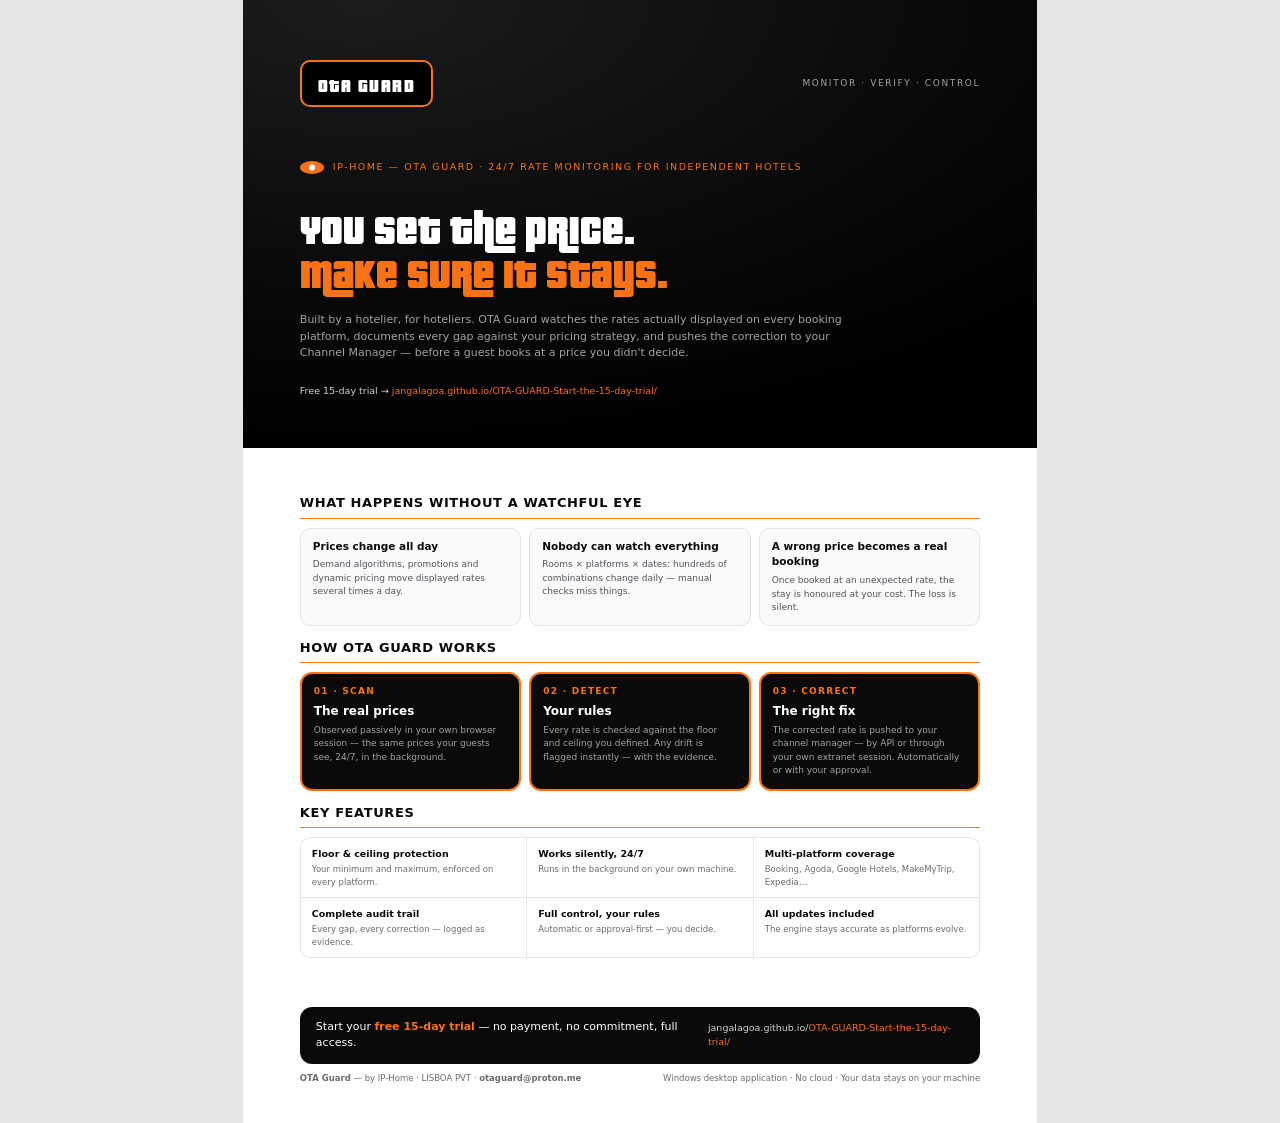
<file: docs/flyer.html>
<!DOCTYPE html>
<html lang="en">
<head>
<meta charset="UTF-8">
<title>OTA Guard — Flyer</title>
<style>
@page { size: A4 portrait; margin: 0; }
@font-face{
  font-family:"Pricedown Bl";
  font-style:normal;
  font-weight:900;
  src:url([data-uri]) format("woff");
}
*, *::before, *::after { box-sizing: border-box; margin: 0; padding: 0; }
body { font-family:'Segoe UI', system-ui, Arial, sans-serif; color:#171717; font-size:10.5px; line-height:1.5; background:#E5E5E5; }
.page { width:210mm; min-height:297mm; background:#fff; margin:0 auto; padding:0; page-break-after:always; display:flex; flex-direction:column; }
.page:last-child { page-break-after:auto; }

/* dark hero top */
.hero { background:radial-gradient(120% 100% at 15% 0%, #1C1C1C 0%, #0A0A0A 60%, #000 100%); color:#fff; padding:16mm 15mm 13mm; }
.hero-top { display:flex; justify-content:space-between; align-items:center; margin-bottom:14mm; }
.badge { display:inline-block; background:#000; border:2.5px solid #F97316; border-radius:10px;
         padding:7px 16px; font-family:'Pricedown Bl','Arial Black',Arial,sans-serif; font-size:19px; color:#fff; letter-spacing:1.5px; }
.tagline { font-size:9px; letter-spacing:0.18em; color:#A3A3A3; }
.eyebrow { font-size:9.5px; letter-spacing:0.16em; text-transform:uppercase; color:#F97316; display:flex; align-items:center; gap:9px; margin-bottom:7mm; }
.eyebrow::before { content:""; width:24px; height:13px; border-radius:50%;
  background:radial-gradient(circle at 50% 50%, #fff 0 2.8px, #F97316 3.5px 100%); }
h1 { font-family:'Pricedown Bl','Arial Black',Arial,sans-serif; font-weight:900; font-size:42px; line-height:1.06; color:#fff; }
h1 .em { color:#F97316; font-style:normal; }
.hero p { margin-top:6mm; font-size:11px; color:#A3A3A3; max-width:150mm; }
.hero .url { margin-top:6mm; font-size:9.5px; color:#D4D4D4; }
.hero .url span { color:#F97316; }

.body { padding:12mm 15mm 10mm; display:flex; flex-direction:column; flex:1; }
h2.sec { font-size:13px; font-weight:700; color:#0A0A0A; text-transform:uppercase; letter-spacing:0.6px;
         border-bottom:1.5px solid #F97316; padding-bottom:5px; margin-bottom:9px; }

.grid3 { display:grid; grid-template-columns:1fr 1fr 1fr; gap:8px; margin-bottom:12px; }
.mini { border:1px solid #E5E5E5; border-radius:10px; padding:10px 12px; background:#FAFAFA; }
.mini h3 { font-size:10.5px; color:#0A0A0A; margin-bottom:4px; }
.mini p { font-size:9px; color:#52525B; line-height:1.5; }

.steps { display:grid; grid-template-columns:1fr 1fr 1fr; gap:8px; margin-bottom:12px; }
.step { border:2px solid #F97316; border-radius:12px; padding:11px 12px; background:#0A0A0A; color:#fff; }
.step .n { font-size:9px; letter-spacing:0.14em; color:#F97316; font-weight:700; }
.step .t { font-size:12px; font-weight:700; margin:3px 0 4px; }
.step p { font-size:9px; color:#A3A3A3; line-height:1.5; }

.feats { display:grid; grid-template-columns:1fr 1fr 1fr; gap:1px; background:#E5E5E5; border:1px solid #E5E5E5; border-radius:10px; overflow:hidden; margin-bottom:12px; }
.feat { background:#fff; padding:9px 11px; font-size:9.5px; color:#171717; }
.feat b { color:#0A0A0A; }
.feat small { display:block; color:#6B6B6B; font-size:8.5px; margin-top:2px; line-height:1.45; }

.cta { margin-top:auto; background:#0A0A0A; border-radius:12px; padding:12px 16px; display:flex; justify-content:space-between; align-items:center; }
.cta .txt { color:#fff; font-size:11px; }
.cta .txt b { color:#F97316; }
.cta .link { font-size:9.5px; color:#D4D4D4; }
.cta .link span { color:#F97316; }
.foot { margin-top:8px; display:flex; justify-content:space-between; font-size:8.5px; color:#6B6B6B; }
</style>
</head>
<body>
<div class="page">

  <div class="hero">
    <div class="hero-top">
      <span class="badge">OTA GUARD</span>
      <span class="tagline">MONITOR · VERIFY · CONTROL</span>
    </div>
    <div class="eyebrow">IP-Home — OTA Guard · 24/7 rate monitoring for independent hotels</div>
    <h1>You set the price.<br><span class="em">Make sure it stays.</span></h1>
    <p>Built by a hotelier, for hoteliers. OTA Guard watches the rates actually displayed on every booking
    platform, documents every gap against your pricing strategy, and pushes the correction to your
    Channel Manager — before a guest books at a price you didn't decide.</p>
    <div class="url">Free 15-day trial → <span>jangalagoa.github.io/OTA-GUARD-Start-the-15-day-trial/</span></div>
  </div>

  <div class="body">

    <h2 class="sec">What happens without a watchful eye</h2>
    <div class="grid3">
      <div class="mini"><h3>Prices change all day</h3><p>Demand algorithms, promotions and dynamic pricing move displayed rates several times a day.</p></div>
      <div class="mini"><h3>Nobody can watch everything</h3><p>Rooms × platforms × dates: hundreds of combinations change daily — manual checks miss things.</p></div>
      <div class="mini"><h3>A wrong price becomes a real booking</h3><p>Once booked at an unexpected rate, the stay is honoured at your cost. The loss is silent.</p></div>
    </div>

    <h2 class="sec">How OTA Guard works</h2>
    <div class="steps">
      <div class="step"><div class="n">01 · SCAN</div><div class="t">The real prices</div><p>Observed passively in your own browser session — the same prices your guests see, 24/7, in the background.</p></div>
      <div class="step"><div class="n">02 · DETECT</div><div class="t">Your rules</div><p>Every rate is checked against the floor and ceiling you defined. Any drift is flagged instantly — with the evidence.</p></div>
      <div class="step"><div class="n">03 · CORRECT</div><div class="t">The right fix</div><p>The corrected rate is pushed to your channel manager — by API or through your own extranet session. Automatically or with your approval.</p></div>
    </div>

    <h2 class="sec">Key features</h2>
    <div class="feats">
      <div class="feat"><b>Floor &amp; ceiling protection</b><small>Your minimum and maximum, enforced on every platform.</small></div>
      <div class="feat"><b>Works silently, 24/7</b><small>Runs in the background on your own machine.</small></div>
      <div class="feat"><b>Multi-platform coverage</b><small>Booking, Agoda, Google Hotels, MakeMyTrip, Expedia…</small></div>
      <div class="feat"><b>Complete audit trail</b><small>Every gap, every correction — logged as evidence.</small></div>
      <div class="feat"><b>Full control, your rules</b><small>Automatic or approval-first — you decide.</small></div>
      <div class="feat"><b>All updates included</b><small>The engine stays accurate as platforms evolve.</small></div>
    </div>

    <div class="cta">
      <div class="txt">Start your <b>free 15-day trial</b> — no payment, no commitment, full access.</div>
      <div class="link">jangalagoa.github.io/<span>OTA-GUARD-Start-the-15-day-trial/</span></div>
    </div>
    <div class="foot">
      <div><strong>OTA Guard</strong> — by IP-Home · LISBOA PVT · <strong>otaguard@proton.me</strong></div>
      <div>Windows desktop application · No cloud · Your data stays on your machine</div>
    </div>

  </div>
</div>
</body>
</html>
</file>
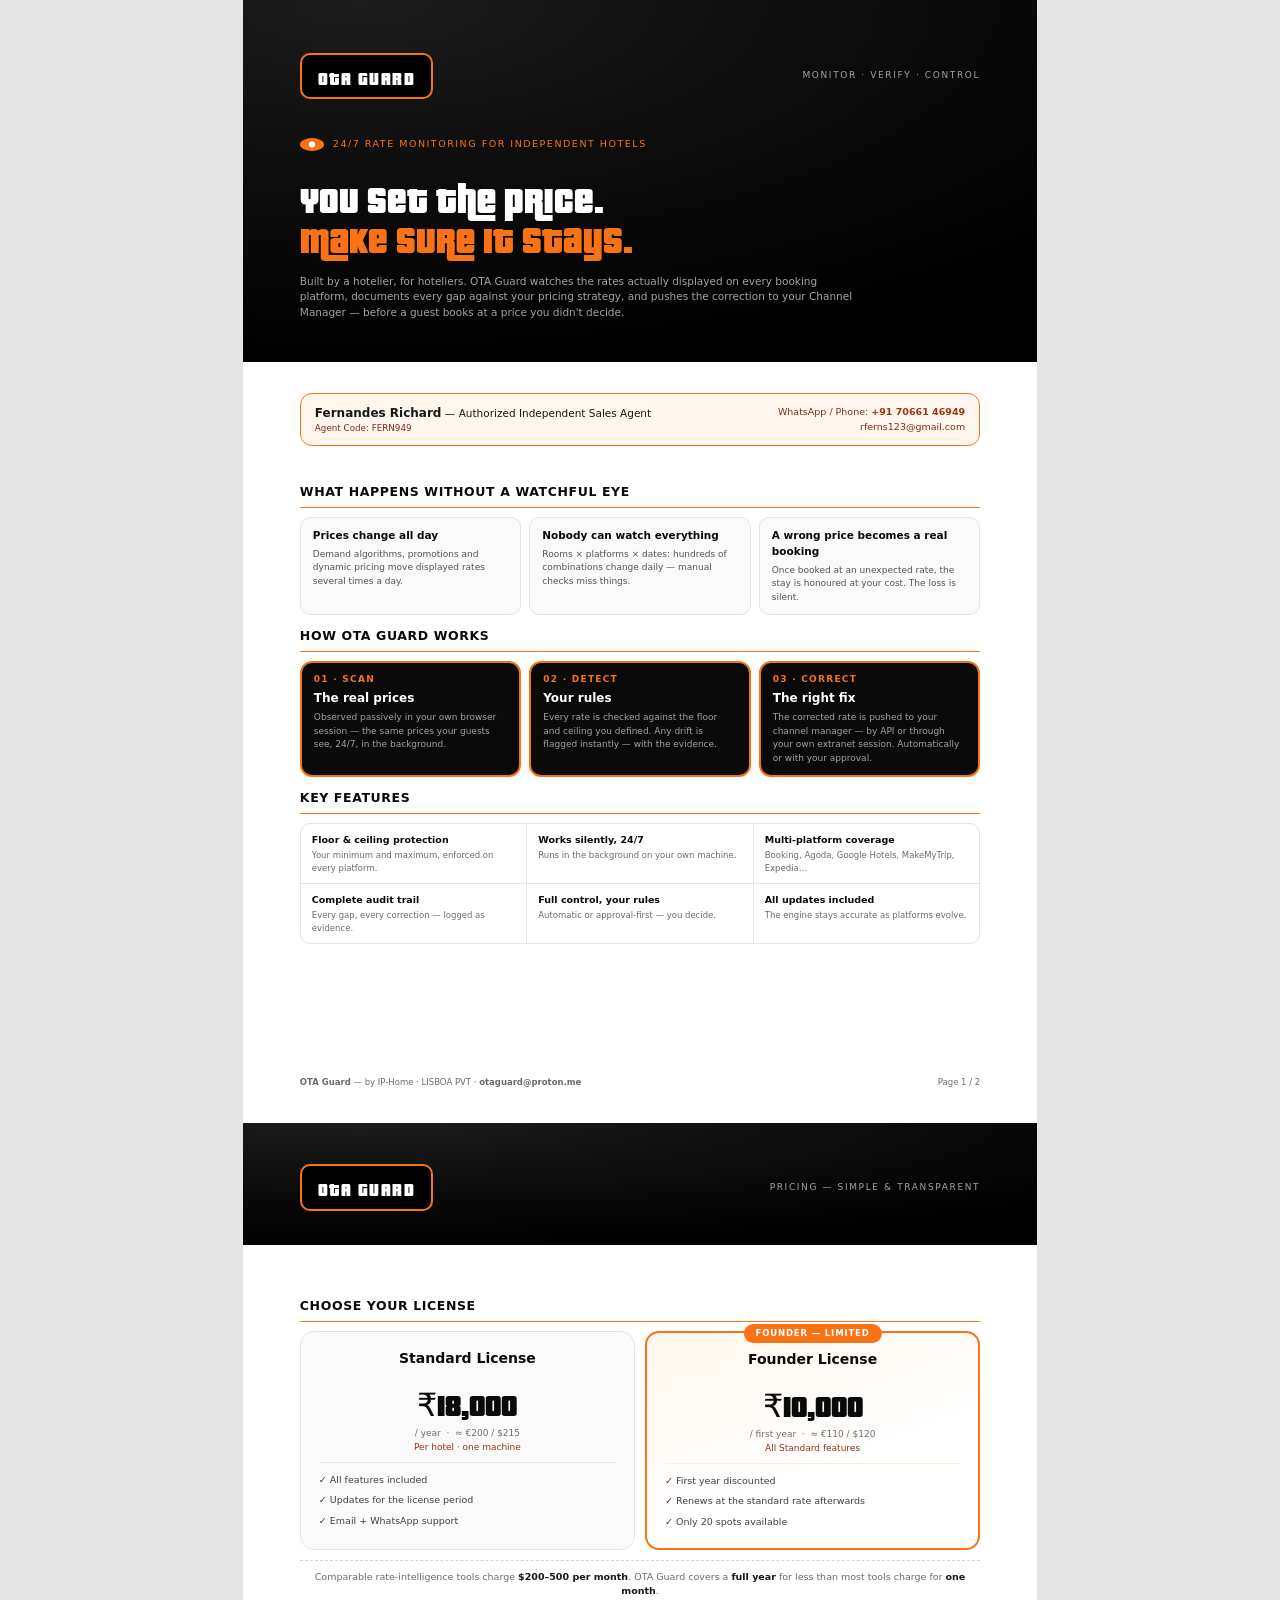
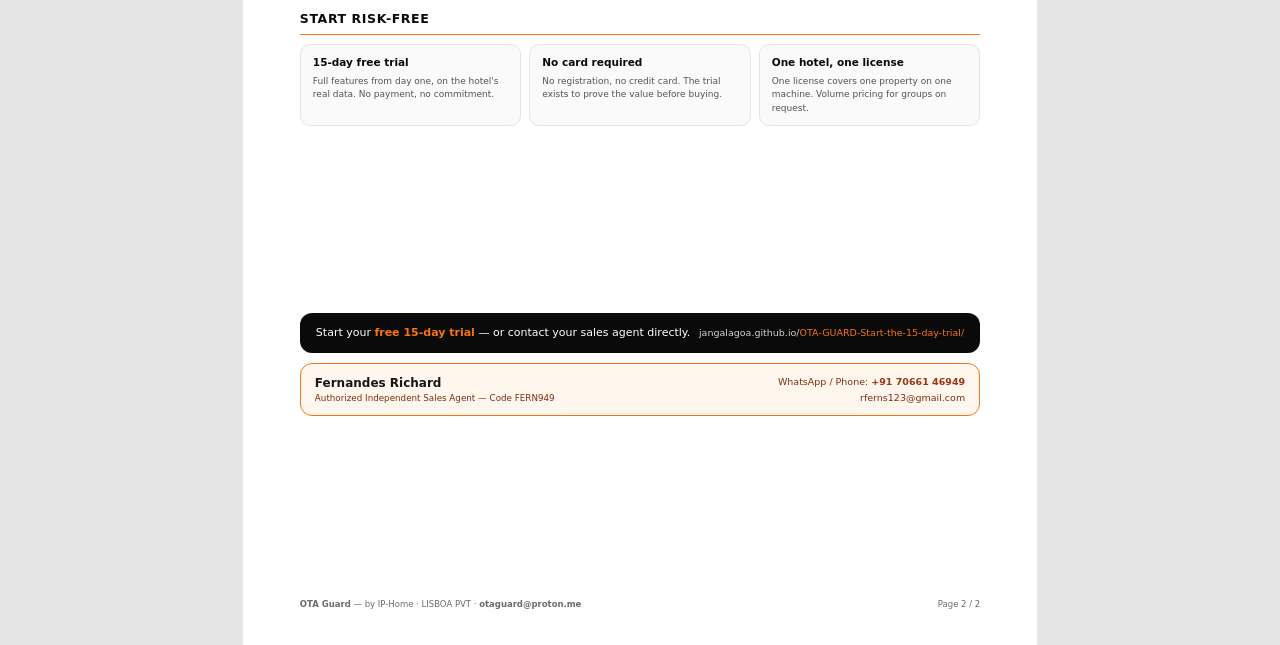
<file: docs/sales-brochure.html>
<!DOCTYPE html>
<html lang="en">
<head>
<meta charset="UTF-8">
<title>OTA Guard — Sales Agent Brochure</title>
<style>
@page { size: A4 portrait; margin: 0; }
@font-face{
  font-family:"Pricedown Bl";
  font-style:normal;
  font-weight:900;
  src:url([data-uri]) format("woff");
}
*, *::before, *::after { box-sizing: border-box; margin: 0; padding: 0; }
body { font-family:'Segoe UI', system-ui, Arial, sans-serif; color:#171717; font-size:10.5px; line-height:1.5; background:#E5E5E5; }
.page { width:210mm; min-height:297mm; background:#fff; margin:0 auto; padding:0; page-break-after:always; display:flex; flex-direction:column; }
.page:last-child { page-break-after:auto; }

.hero { background:radial-gradient(120% 100% at 15% 0%, #1C1C1C 0%, #0A0A0A 60%, #000 100%); color:#fff; padding:14mm 15mm 11mm; }
.hero-top { display:flex; justify-content:space-between; align-items:center; margin-bottom:10mm; }
.badge { display:inline-block; background:#000; border:2.5px solid #F97316; border-radius:10px;
         padding:7px 16px; font-family:'Pricedown Bl','Arial Black',Arial,sans-serif; font-size:19px; color:#fff; letter-spacing:1.5px; }
.tagline { font-size:9px; letter-spacing:0.18em; color:#A3A3A3; }
.eyebrow { font-size:9.5px; letter-spacing:0.16em; text-transform:uppercase; color:#F97316; display:flex; align-items:center; gap:9px; margin-bottom:6mm; }
.eyebrow::before { content:""; width:24px; height:13px; border-radius:50%;
  background:radial-gradient(circle at 50% 50%, #fff 0 2.8px, #F97316 3.5px 100%); }
h1 { font-family:'Pricedown Bl','Arial Black',Arial,sans-serif; font-weight:900; font-size:38px; line-height:1.06; color:#fff; }
h1 .em { color:#F97316; font-style:normal; }
.hero p { margin-top:5mm; font-size:10.5px; color:#A3A3A3; max-width:150mm; }

.agent { background:#FFF7ED; border:1.5px solid #F97316; border-radius:12px; margin:8mm 15mm 0; padding:10px 14px;
         display:flex; justify-content:space-between; align-items:center; gap:10px; }
.agent .who { font-size:10.5px; color:#171717; }
.agent .who b { font-size:12px; }
.agent .who small { display:block; color:#7C2D12; }
.agent .contact { text-align:right; font-size:9.5px; color:#7C2D12; line-height:1.6; }
.agent .contact b { color:#9A3412; }

.body { padding:10mm 15mm 9mm; display:flex; flex-direction:column; flex:1; }
h2.sec { font-size:12.5px; font-weight:700; color:#0A0A0A; text-transform:uppercase; letter-spacing:0.6px;
         border-bottom:1.5px solid #F97316; padding-bottom:5px; margin-bottom:9px; }

.grid3 { display:grid; grid-template-columns:1fr 1fr 1fr; gap:8px; margin-bottom:12px; }
.mini { border:1px solid #E5E5E5; border-radius:10px; padding:10px 12px; background:#FAFAFA; }
.mini h3 { font-size:10.5px; color:#0A0A0A; margin-bottom:4px; }
.mini p { font-size:9px; color:#52525B; line-height:1.5; }

.steps { display:grid; grid-template-columns:1fr 1fr 1fr; gap:8px; margin-bottom:12px; }
.step { border:2px solid #F97316; border-radius:12px; padding:10px 12px; background:#0A0A0A; color:#fff; }
.step .n { font-size:9px; letter-spacing:0.14em; color:#F97316; font-weight:700; }
.step .t { font-size:12px; font-weight:700; margin:3px 0 4px; }
.step p { font-size:9px; color:#A3A3A3; line-height:1.5; }

.feats { display:grid; grid-template-columns:1fr 1fr 1fr; gap:1px; background:#E5E5E5; border:1px solid #E5E5E5; border-radius:10px; overflow:hidden; margin-bottom:12px; }
.feat { background:#fff; padding:9px 11px; font-size:9.5px; color:#171717; }
.feat b { color:#0A0A0A; }
.feat small { display:block; color:#6B6B6B; font-size:8.5px; margin-top:2px; line-height:1.45; }

.pricing { display:grid; grid-template-columns:1fr 1fr; gap:10px; margin-bottom:10px; }
.plan { border:1.5px solid #E5E5E5; border-radius:14px; padding:16px 18px; background:#FAFAFA; text-align:center; }
.plan.founder { border:2px solid #F97316; background:linear-gradient(160deg,#FFF7ED 0%,#fff 60%); position:relative; }
.plan .tag { position:absolute; top:-9px; left:50%; transform:translateX(-50%); background:#F97316; color:#fff;
             font-size:8.5px; font-weight:700; letter-spacing:0.1em; padding:3px 12px; border-radius:20px; white-space:nowrap; }
.plan h3 { font-size:14px; color:#0A0A0A; }
.plan .price { font-family:'Pricedown Bl','Arial Black',Arial,sans-serif; font-size:32px; color:#0A0A0A; margin:8px 0 2px; }
.plan .per { font-size:9px; color:#6B6B6B; }
.plan .approx { font-size:9px; color:#9A3412; margin-bottom:8px; }
.plan ul { list-style:none; text-align:left; font-size:9.5px; color:#3F3F46; border-top:1px solid #E5E5E5; padding-top:7px; }
.plan li { padding:3px 0; }
.plan.founder ul { border-top-color:#FFEDD5; }
.compare { text-align:center; font-size:9.5px; color:#6B6B6B; border-top:1px dashed #D4D4D4; padding-top:9px; margin-bottom:12px; }
.compare b { color:#171717; }

.cta { margin-top:auto; background:#0A0A0A; border-radius:12px; padding:12px 16px; display:flex; justify-content:space-between; align-items:center; }
.cta .txt { color:#fff; font-size:11px; }
.cta .txt b { color:#F97316; }
.cta .link { font-size:9.5px; color:#D4D4D4; }
.cta .link span { color:#F97316; }
.foot { margin-top:auto; padding-top:8px; display:flex; justify-content:space-between; font-size:8.5px; color:#6B6B6B; }
</style>
</head>
<body>

<!-- ══════════ PAGE 1 ══════════ -->
<div class="page">

  <div class="hero">
    <div class="hero-top">
      <span class="badge">OTA GUARD</span>
      <span class="tagline">MONITOR · VERIFY · CONTROL</span>
    </div>
    <div class="eyebrow">24/7 rate monitoring for independent hotels</div>
    <h1>You set the price.<br><span class="em">Make sure it stays.</span></h1>
    <p>Built by a hotelier, for hoteliers. OTA Guard watches the rates actually displayed on every booking
    platform, documents every gap against your pricing strategy, and pushes the correction to your
    Channel Manager — before a guest books at a price you didn't decide.</p>
  </div>

  <div class="agent">
    <div class="who">
      <b>Fernandes Richard</b> — Authorized Independent Sales Agent
      <small>Agent Code: FERN949</small>
    </div>
    <div class="contact">
      WhatsApp / Phone: <b>+91 70661 46949</b><br>rferns123@gmail.com
    </div>
  </div>

  <div class="body">

    <h2 class="sec">What happens without a watchful eye</h2>
    <div class="grid3">
      <div class="mini"><h3>Prices change all day</h3><p>Demand algorithms, promotions and dynamic pricing move displayed rates several times a day.</p></div>
      <div class="mini"><h3>Nobody can watch everything</h3><p>Rooms × platforms × dates: hundreds of combinations change daily — manual checks miss things.</p></div>
      <div class="mini"><h3>A wrong price becomes a real booking</h3><p>Once booked at an unexpected rate, the stay is honoured at your cost. The loss is silent.</p></div>
    </div>

    <h2 class="sec">How OTA Guard works</h2>
    <div class="steps">
      <div class="step"><div class="n">01 · SCAN</div><div class="t">The real prices</div><p>Observed passively in your own browser session — the same prices your guests see, 24/7, in the background.</p></div>
      <div class="step"><div class="n">02 · DETECT</div><div class="t">Your rules</div><p>Every rate is checked against the floor and ceiling you defined. Any drift is flagged instantly — with the evidence.</p></div>
      <div class="step"><div class="n">03 · CORRECT</div><div class="t">The right fix</div><p>The corrected rate is pushed to your channel manager — by API or through your own extranet session. Automatically or with your approval.</p></div>
    </div>

    <h2 class="sec">Key features</h2>
    <div class="feats">
      <div class="feat"><b>Floor &amp; ceiling protection</b><small>Your minimum and maximum, enforced on every platform.</small></div>
      <div class="feat"><b>Works silently, 24/7</b><small>Runs in the background on your own machine.</small></div>
      <div class="feat"><b>Multi-platform coverage</b><small>Booking, Agoda, Google Hotels, MakeMyTrip, Expedia…</small></div>
      <div class="feat"><b>Complete audit trail</b><small>Every gap, every correction — logged as evidence.</small></div>
      <div class="feat"><b>Full control, your rules</b><small>Automatic or approval-first — you decide.</small></div>
      <div class="feat"><b>All updates included</b><small>The engine stays accurate as platforms evolve.</small></div>
    </div>

    <div class="foot">
      <div><strong>OTA Guard</strong> — by IP-Home · LISBOA PVT · <strong>otaguard@proton.me</strong></div>
      <div>Page 1 / 2</div>
    </div>
  </div>
</div>

<!-- ══════════ PAGE 2 ══════════ -->
<div class="page">

  <div class="hero" style="padding:11mm 15mm 9mm">
    <div class="hero-top" style="margin-bottom:0">
      <span class="badge">OTA GUARD</span>
      <span class="tagline">PRICING — SIMPLE &amp; TRANSPARENT</span>
    </div>
  </div>

  <div class="body">

    <h2 class="sec" style="margin-top:4mm">Choose your license</h2>
    <div class="pricing">
      <div class="plan">
        <h3>Standard License</h3>
        <div class="price">₹18,000</div>
        <div class="per">/ year &nbsp;·&nbsp; ≈ €200 / $215</div>
        <div class="approx">Per hotel · one machine</div>
        <ul>
          <li>✓ All features included</li>
          <li>✓ Updates for the license period</li>
          <li>✓ Email + WhatsApp support</li>
        </ul>
      </div>
      <div class="plan founder">
        <div class="tag">FOUNDER — LIMITED</div>
        <h3>Founder License</h3>
        <div class="price">₹10,000</div>
        <div class="per">/ first year &nbsp;·&nbsp; ≈ €110 / $120</div>
        <div class="approx">All Standard features</div>
        <ul>
          <li>✓ First year discounted</li>
          <li>✓ Renews at the standard rate afterwards</li>
          <li>✓ Only 20 spots available</li>
        </ul>
      </div>
    </div>
    <div class="compare">
      Comparable rate-intelligence tools charge <b>$200–500 per month</b>.
      OTA Guard covers a <b>full year</b> for less than most tools charge for <b>one month</b>.
    </div>

    <h2 class="sec">Start risk-free</h2>
    <div class="grid3">
      <div class="mini"><h3>15-day free trial</h3><p>Full features from day one, on the hotel's real data. No payment, no commitment.</p></div>
      <div class="mini"><h3>No card required</h3><p>No registration, no credit card. The trial exists to prove the value before buying.</p></div>
      <div class="mini"><h3>One hotel, one license</h3><p>One license covers one property on one machine. Volume pricing for groups on request.</p></div>
    </div>

    <div class="cta">
      <div class="txt">Start your <b>free 15-day trial</b> — or contact your sales agent directly.</div>
      <div class="link">jangalagoa.github.io/<span>OTA-GUARD-Start-the-15-day-trial/</span></div>
    </div>

    <div class="agent" style="margin:10px 0 0">
      <div class="who"><b>Fernandes Richard</b><small>Authorized Independent Sales Agent — Code FERN949</small></div>
      <div class="contact">WhatsApp / Phone: <b>+91 70661 46949</b><br>rferns123@gmail.com</div>
    </div>

    <div class="foot">
      <div><strong>OTA Guard</strong> — by IP-Home · LISBOA PVT · <strong>otaguard@proton.me</strong></div>
      <div>Page 2 / 2</div>
    </div>
  </div>
</div>

</body>
</html>
</file>
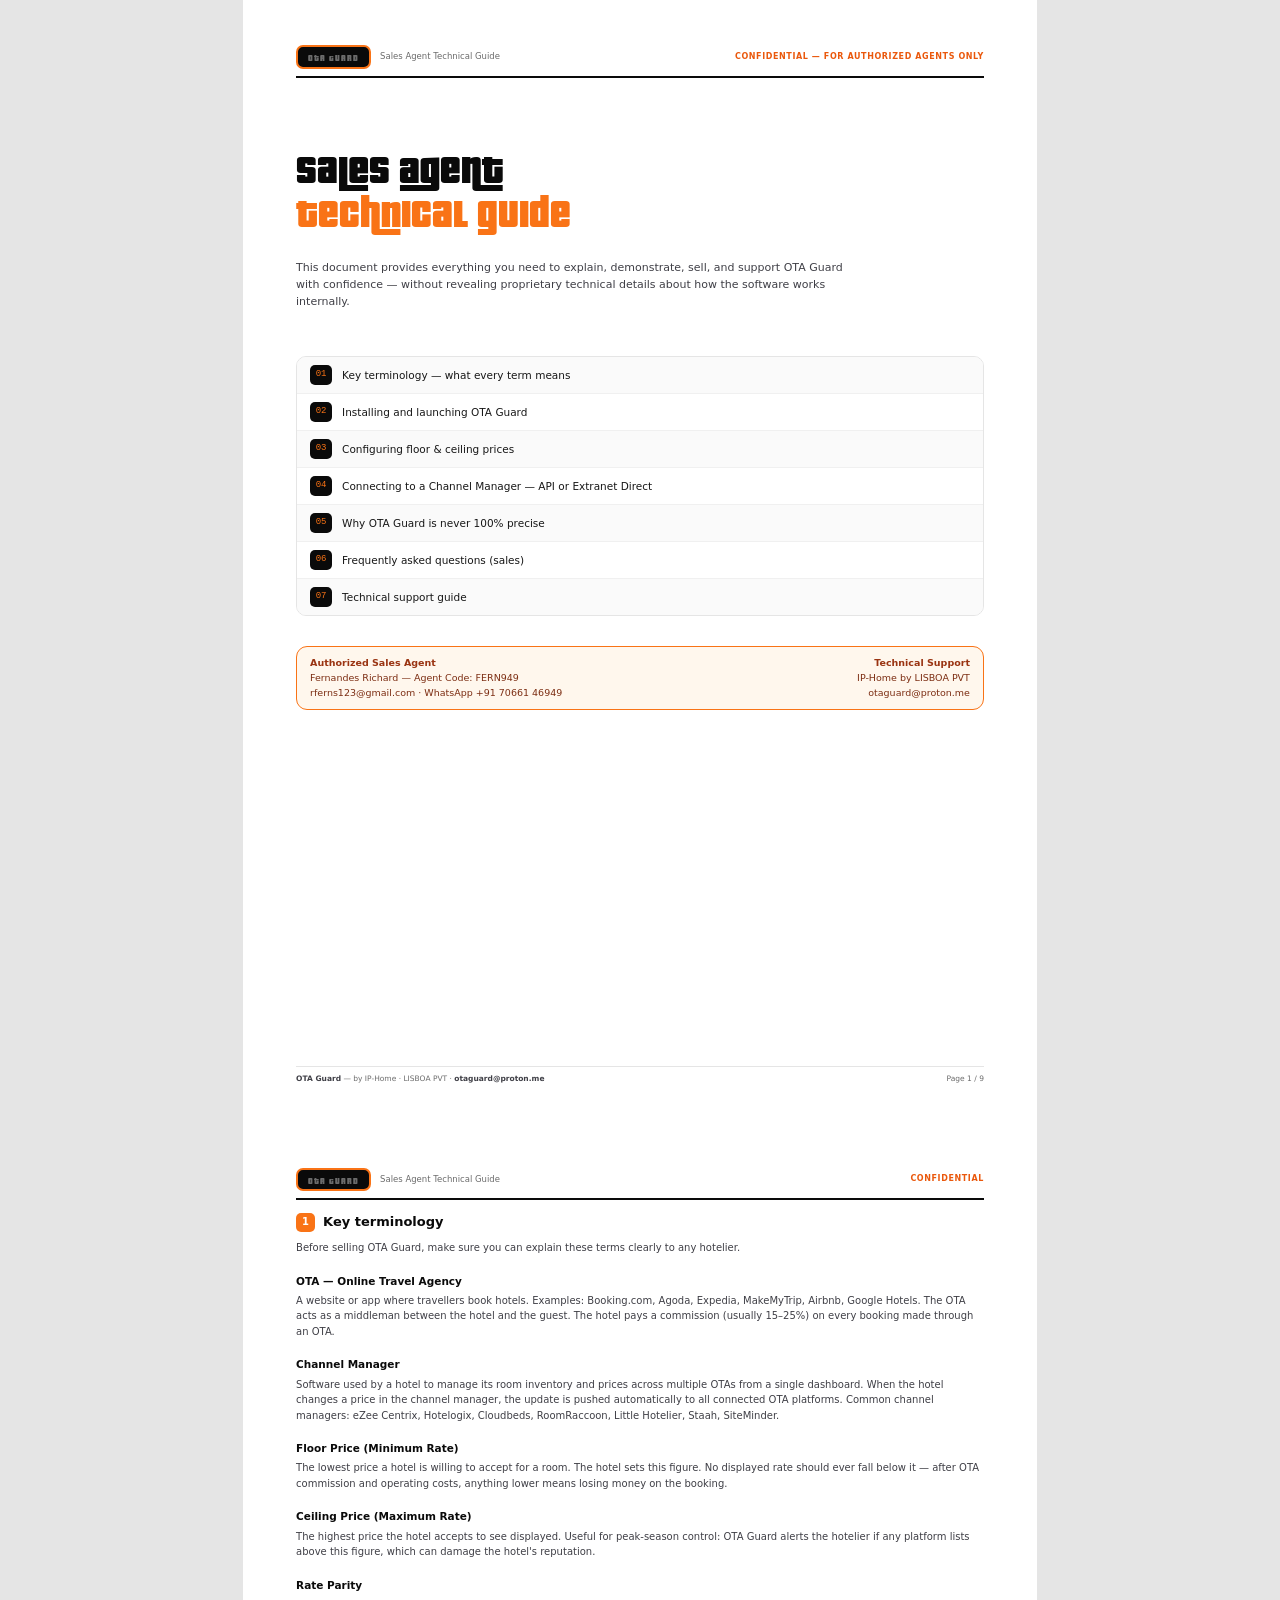
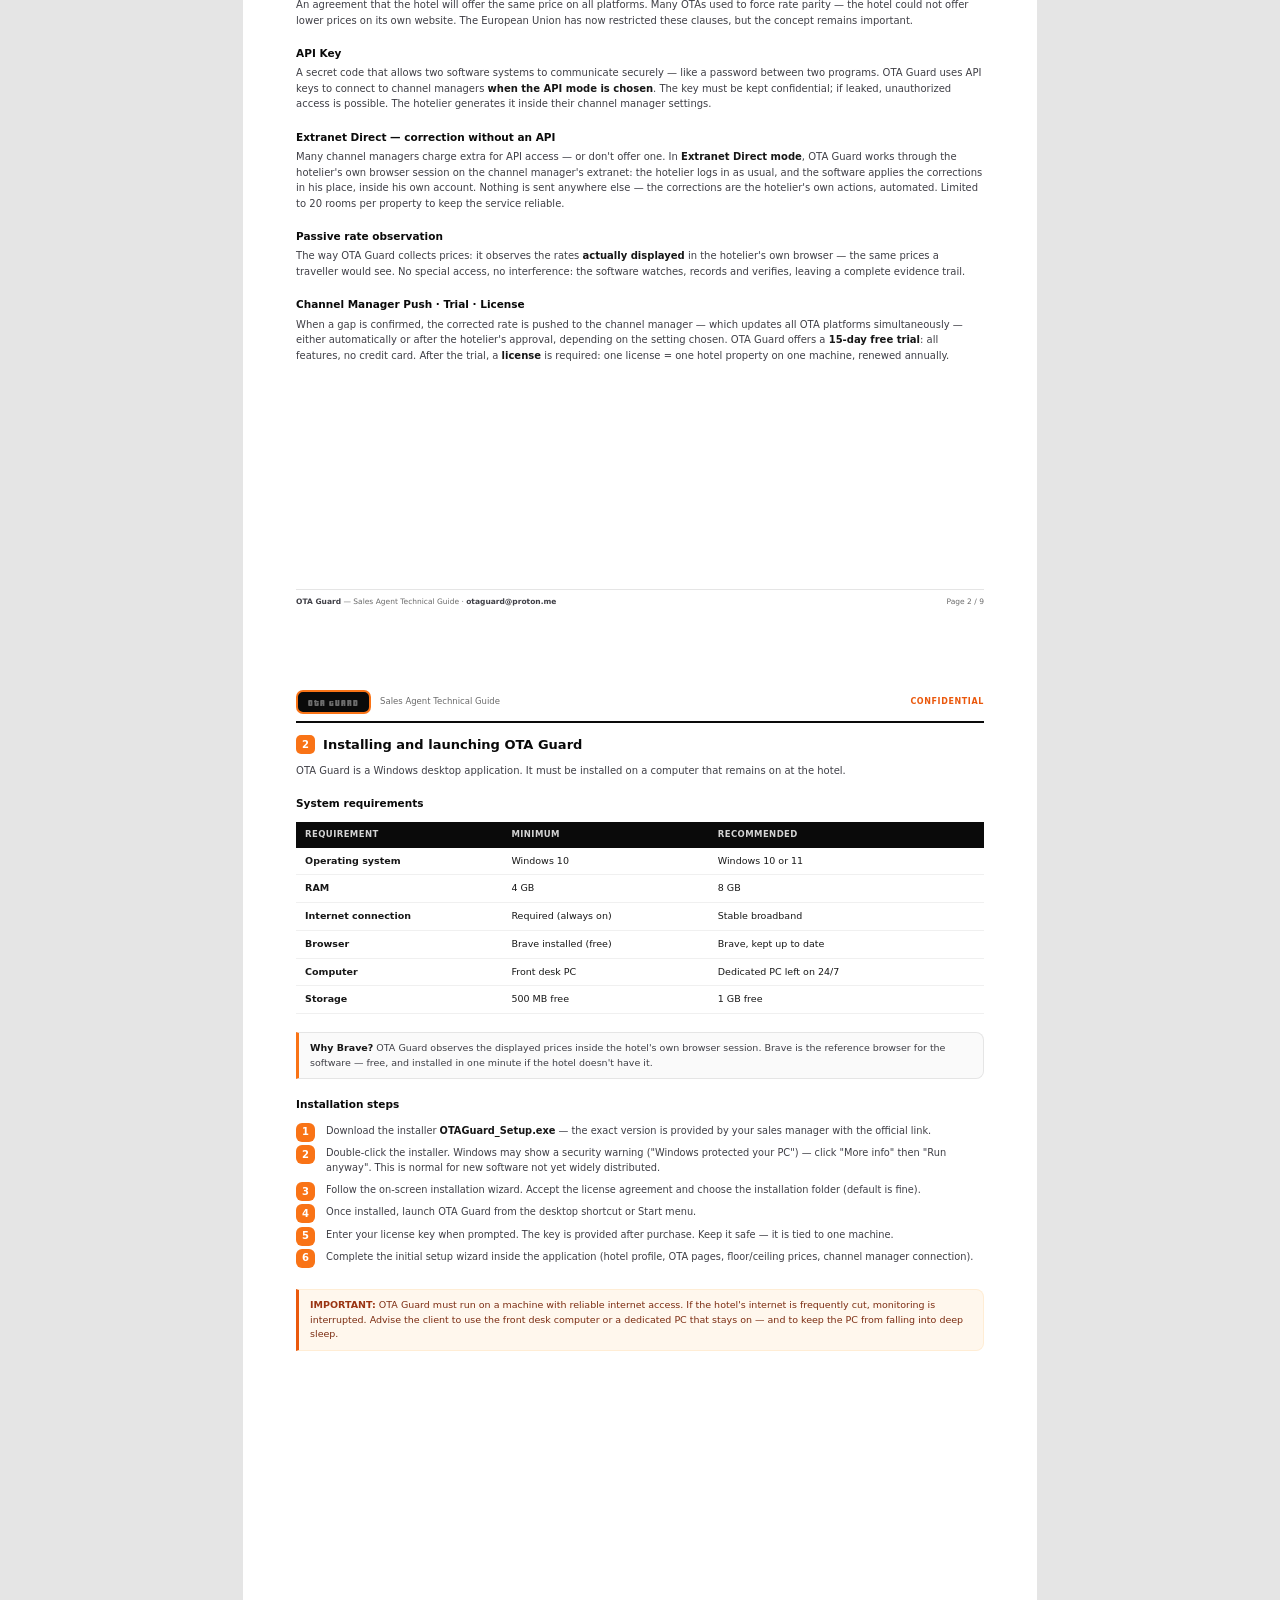
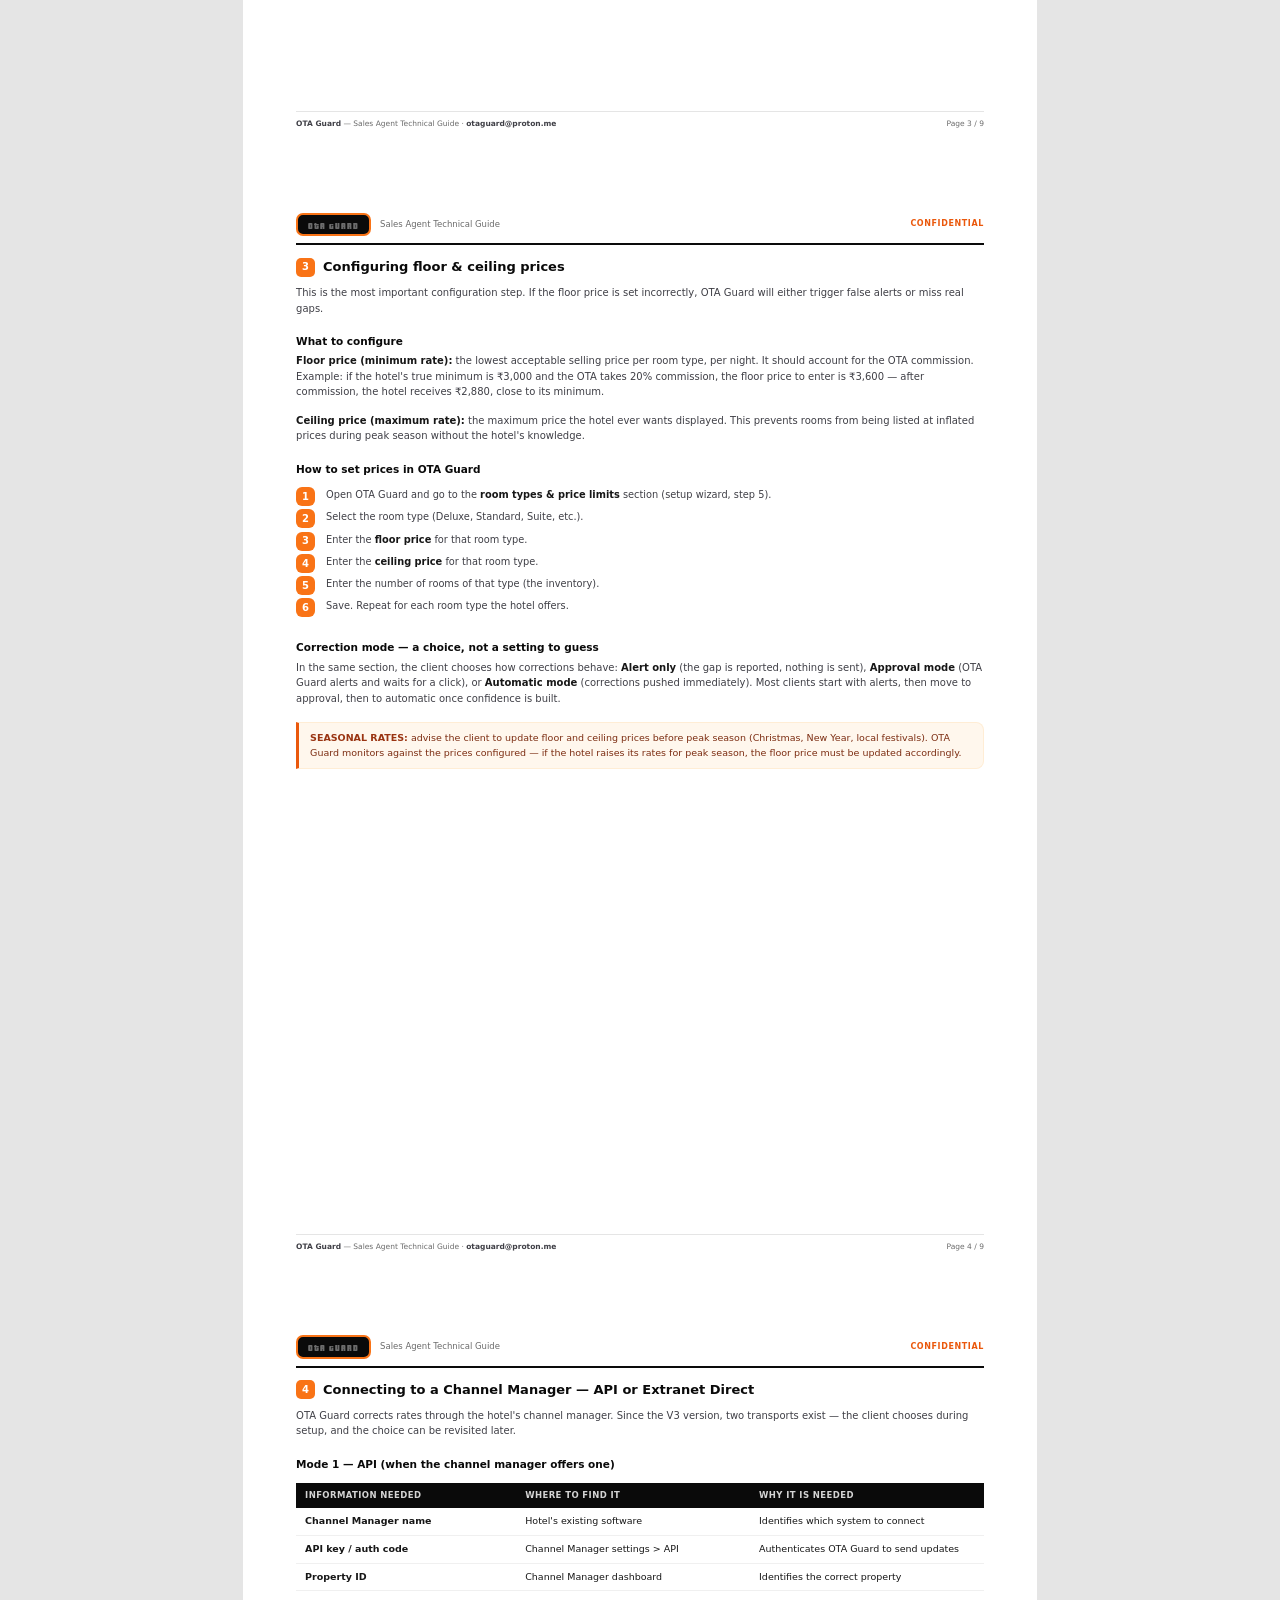
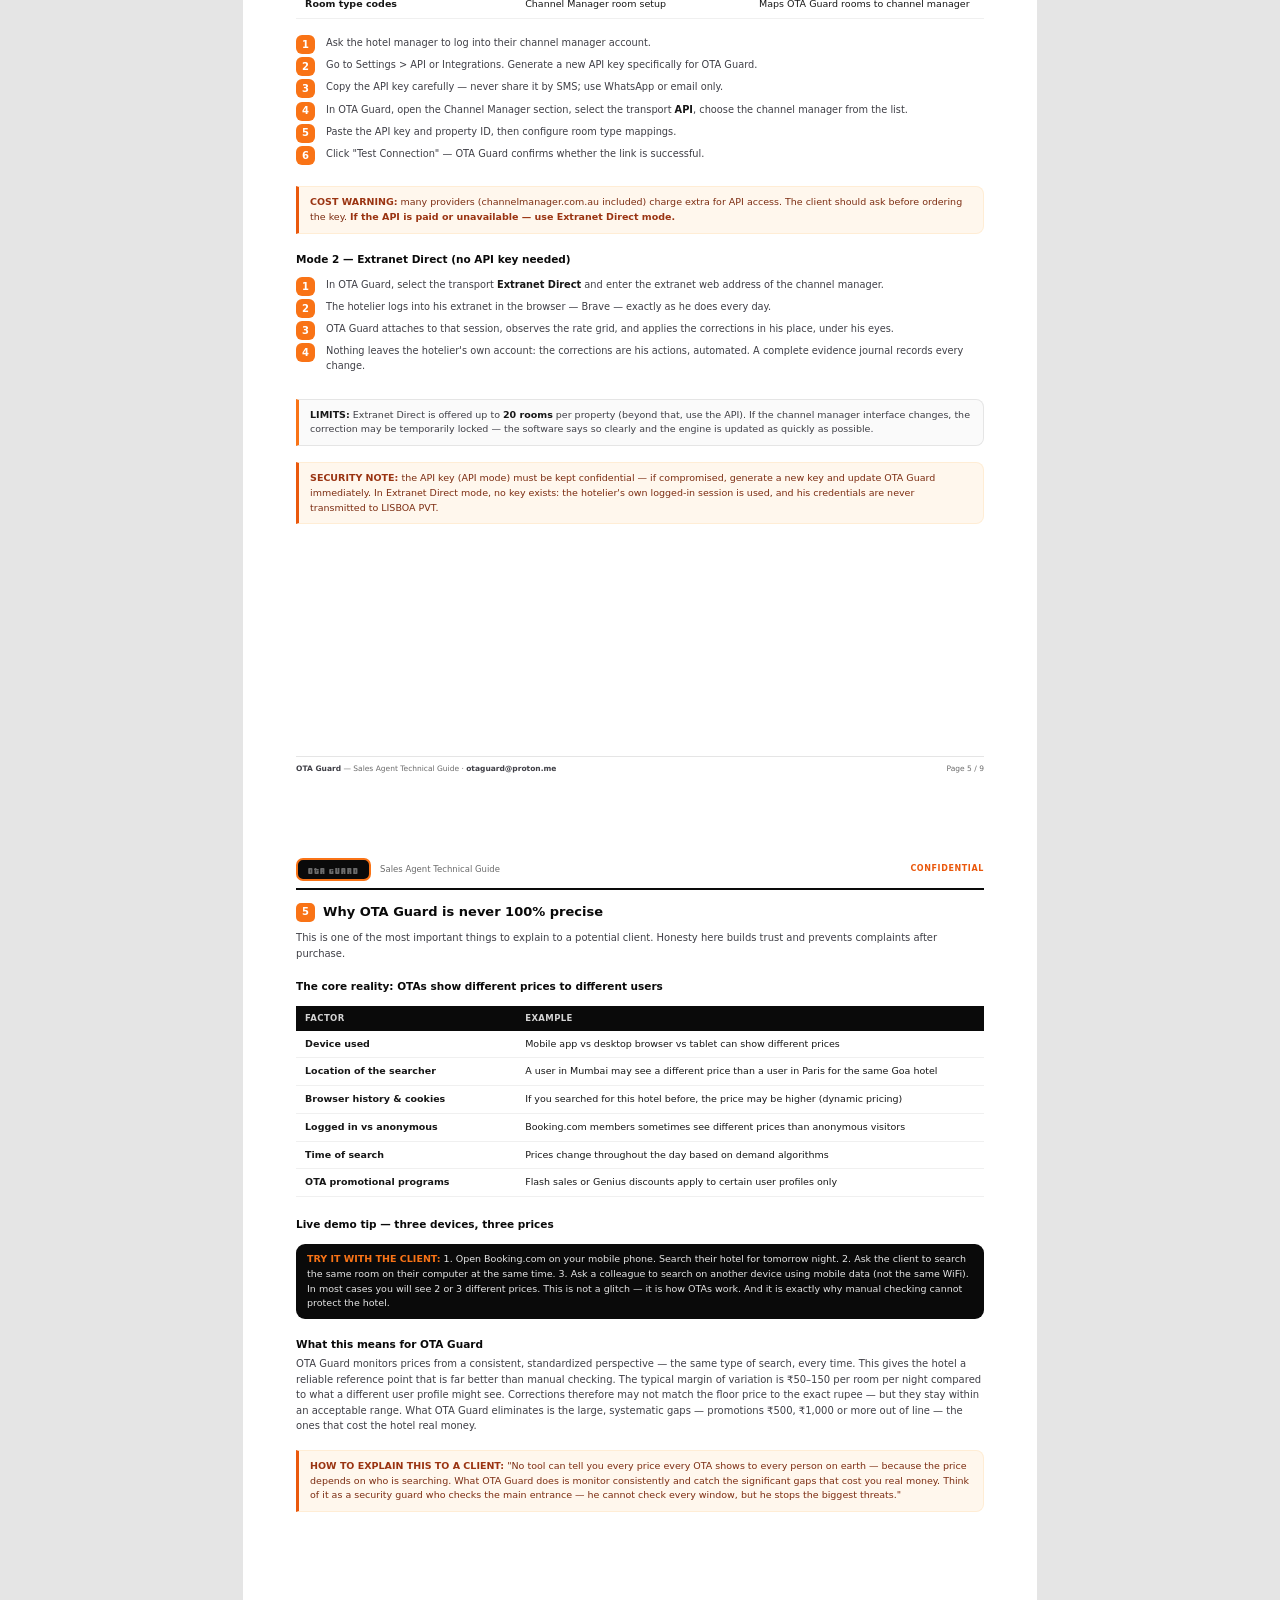
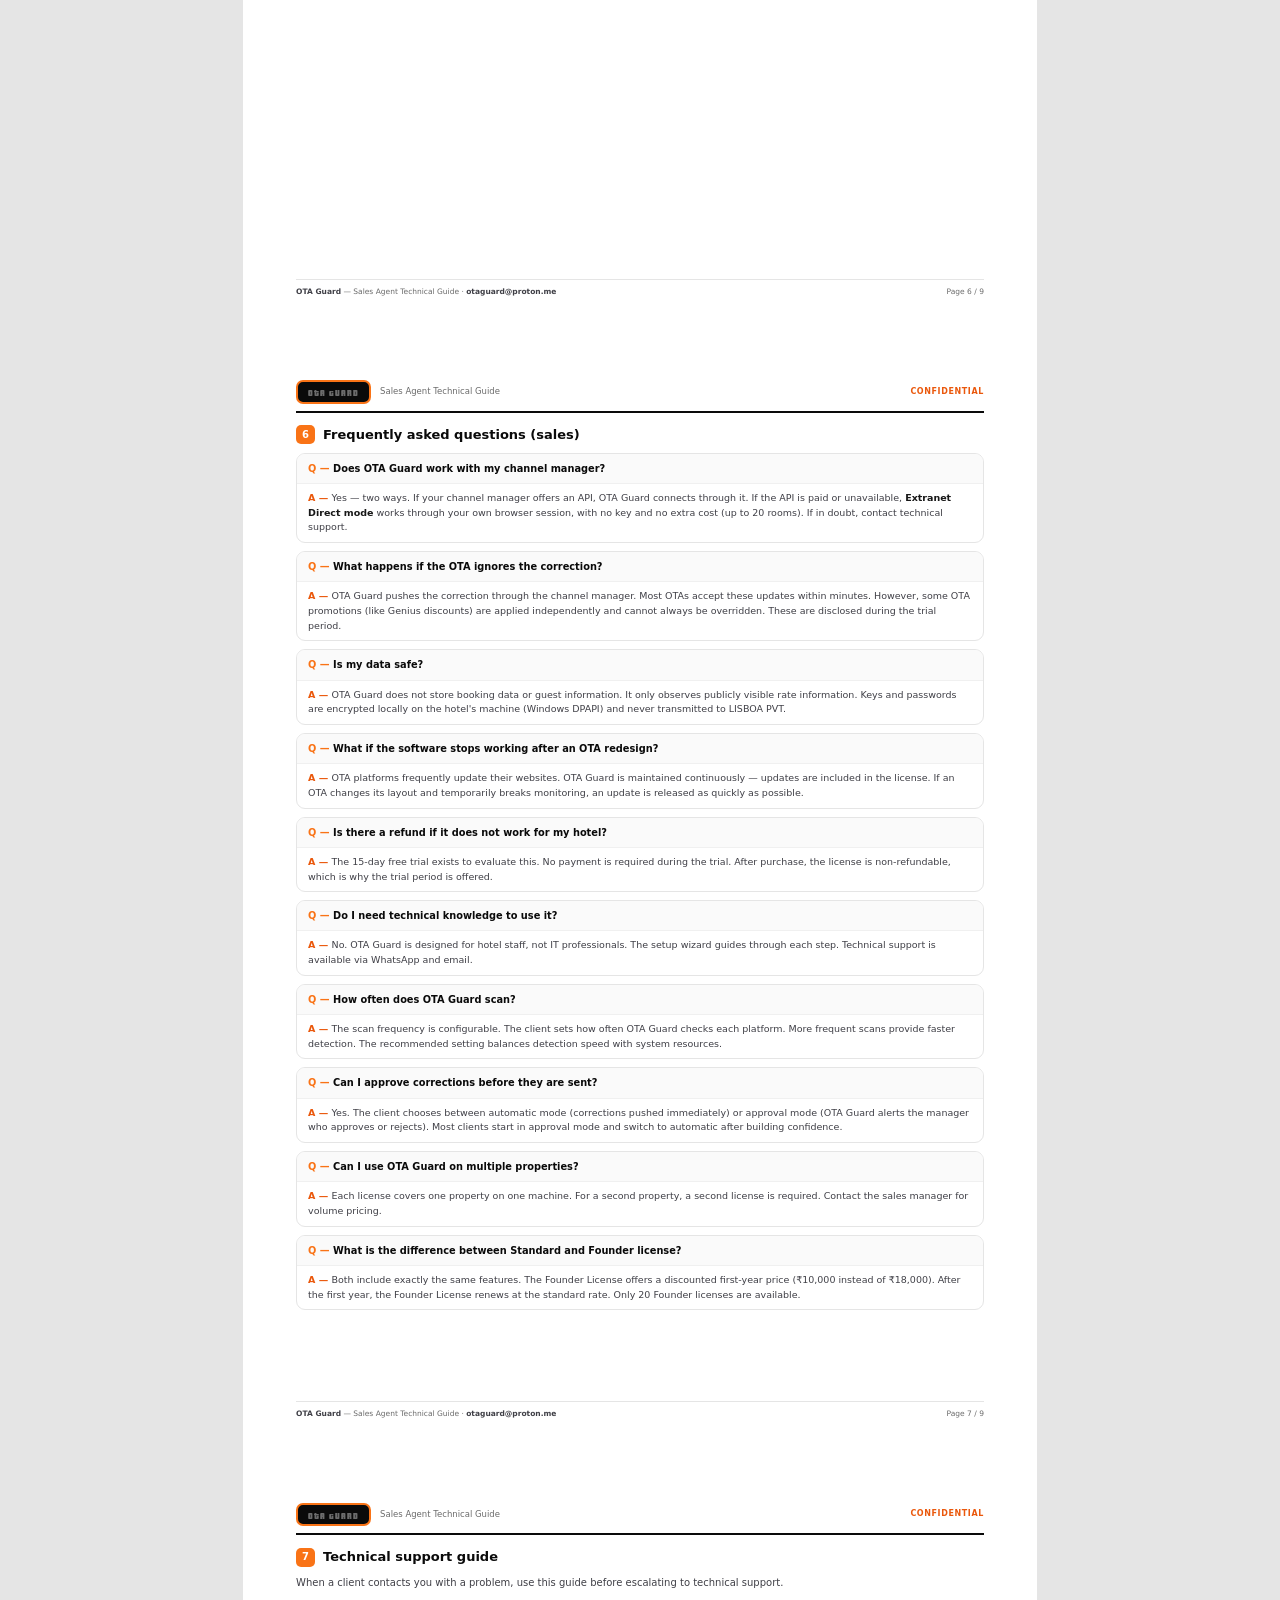
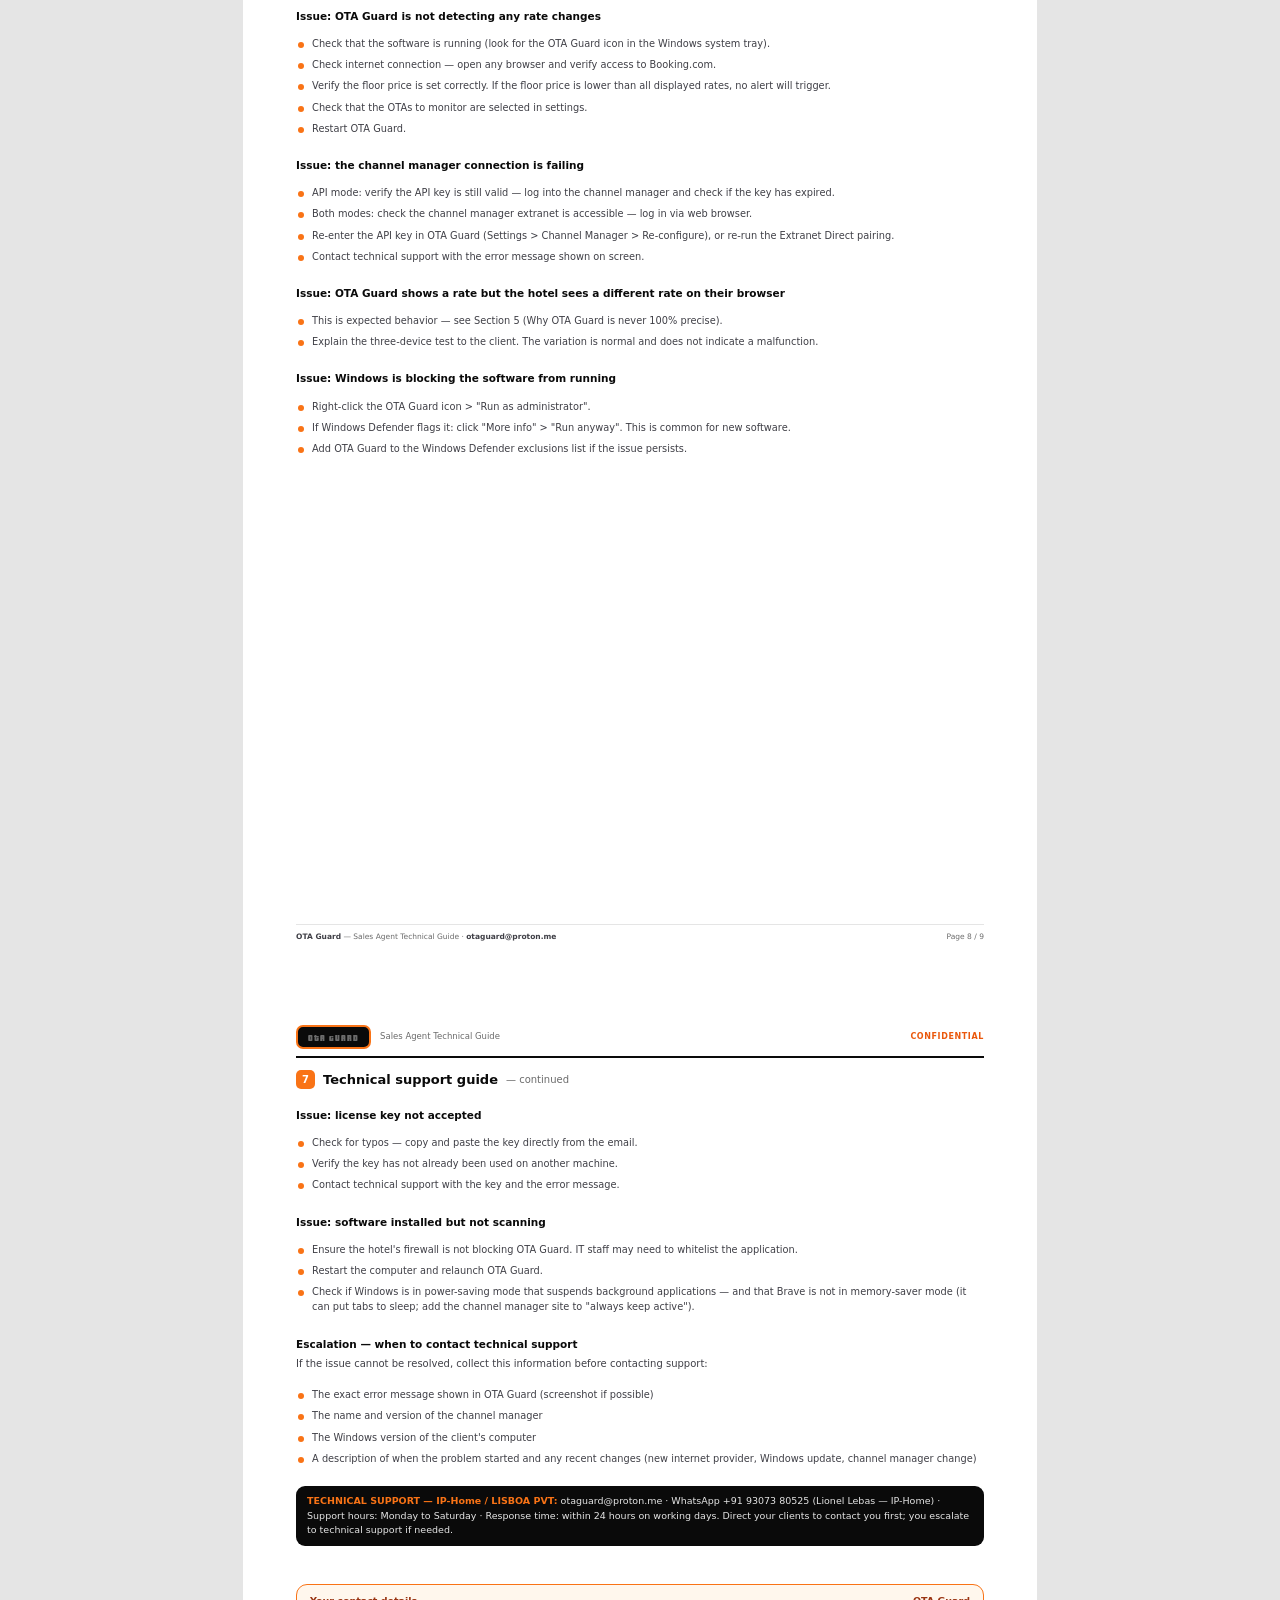
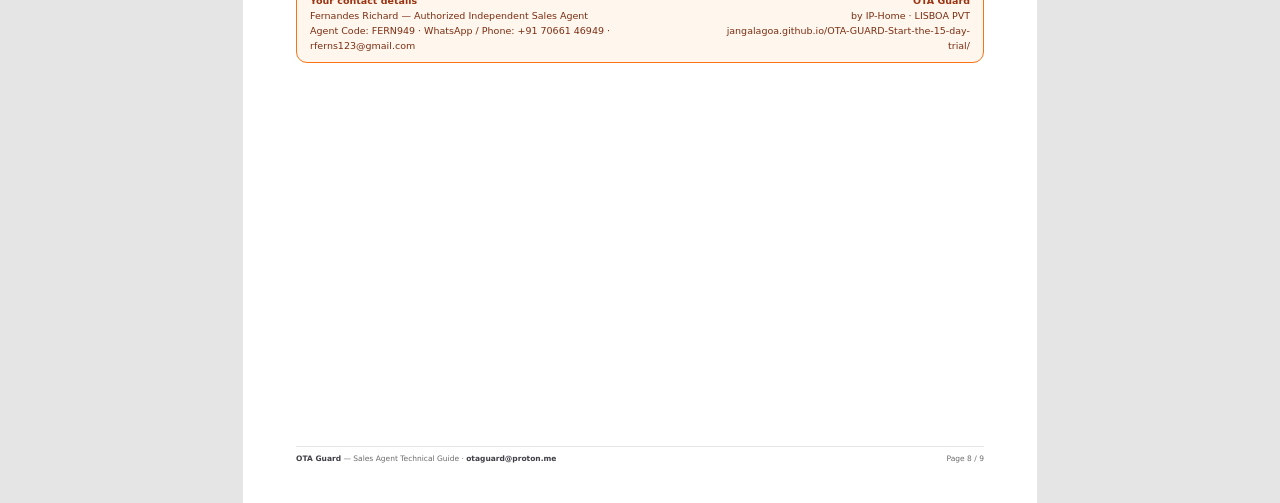
<file: docs/technical-guide.html>
<!DOCTYPE html>
<html lang="en">
<head>
<meta charset="UTF-8">
<title>OTA Guard — Sales Agent Technical Guide</title>
<style>
@page { size: A4 portrait; margin: 0; }
@font-face{
  font-family:"Pricedown Bl";
  font-style:normal;
  font-weight:900;
  src:url([data-uri]) format("woff");
}
*, *::before, *::after { box-sizing: border-box; margin: 0; padding: 0; }
body { font-family:'Segoe UI', system-ui, Arial, sans-serif; color:#171717; font-size:10px; line-height:1.55; background:#E5E5E5; }

.page { width:210mm; min-height:297mm; background:#fff; margin:0 auto; padding:12mm 14mm 10mm;
        page-break-after:always; display:flex; flex-direction:column; }
.page:last-child { page-break-after:auto; }

.doc-head { display:flex; justify-content:space-between; align-items:center; padding-bottom:7px; border-bottom:2px solid #0A0A0A; margin-bottom:12px; }
.doc-head .l { display:flex; align-items:center; gap:9px; }
.badge { display:inline-block; background:#0A0A0A; border:2px solid #F97316; border-radius:7px;
         padding:3px 10px; font-family:'Pricedown Bl','Arial Black',Arial,sans-serif; font-size:12.5px; color:#fff; letter-spacing:1px; }
.doc-head .l span { font-size:8.5px; color:#6B6B6B; }
.conf { font-size:8px; font-weight:700; color:#EA580C; letter-spacing:0.6px; text-transform:uppercase; text-align:right; }
.doc-foot { margin-top:auto; padding-top:6px; border-top:1px solid #E5E5E5; display:flex; justify-content:space-between; font-size:7.5px; color:#6B6B6B; }
.doc-foot strong { color:#3F3F46; }

h1.cover { font-family:'Pricedown Bl','Arial Black',Arial,sans-serif; font-weight:900; font-size:40px; color:#0A0A0A; line-height:1.08; margin-top:14mm; }
h1.cover .em { color:#F97316; font-style:normal; }
h2.sec { display:flex; align-items:center; gap:8px; font-size:13px; font-weight:700; color:#0A0A0A; margin:0 0 8px; }
h2.sec .num { background:#F97316; color:#fff; min-width:19px; height:19px; border-radius:5px;
              display:flex; align-items:center; justify-content:center; font-size:10px; flex-shrink:0; }
h3.sub { font-size:10.5px; font-weight:700; color:#0A0A0A; margin:9px 0 4px; }
p.lead { font-size:10px; color:#3F3F46; margin-bottom:8px; }
p + p { margin-top:5px; }
strong { color:#171717; }

.box { border:1px solid #E5E5E5; background:#FAFAFA; border-left:3px solid #F97316; border-radius:0 8px 8px 0; padding:8px 11px; margin:8px 0; font-size:9.5px; color:#3F3F46; }
.box strong { color:#171717; }
.box.warn { background:#FFF7ED; border:1px solid #FFEDD5; border-left:3px solid #EA580C; color:#7C2D12; }
.box.warn strong { color:#9A3412; }
.box.black { background:#0A0A0A; color:#E5E5E5; border:none; border-radius:9px; }
.box.black strong { color:#F97316; }

table.t { width:100%; border-collapse:collapse; margin:7px 0 10px; }
.t thead tr { background:#0A0A0A; }
.t th { color:#D4D4D4; font-size:8.5px; text-transform:uppercase; letter-spacing:0.4px; padding:6px 9px; text-align:left; font-weight:600; }
.t td { padding:6px 9px; border-bottom:1px solid #F0F0F0; font-size:9.5px; vertical-align:top; }
.t td:first-child { font-weight:600; }

ol.steps { counter-reset:st; list-style:none; margin:6px 0 10px; }
ol.steps li { counter-increment:st; position:relative; padding:0 0 7px 30px; font-size:9.8px; color:#3F3F46; }
ol.steps li::before { content:counter(st); position:absolute; left:0; top:0; background:#F97316; color:#fff;
                      width:19px; height:19px; border-radius:6px; display:flex; align-items:center; justify-content:center;
                      font-size:10px; font-weight:700; }

ul.plain { list-style:none; margin:5px 0 9px; }
ul.plain li { padding:3px 0 3px 16px; position:relative; font-size:9.8px; color:#3F3F46; }
ul.plain li::before { content:""; position:absolute; left:2px; top:9px; width:6px; height:6px; border-radius:50%; background:#F97316; }

.toc { border:1px solid #E5E5E5; border-radius:10px; overflow:hidden; margin-top:10mm; }
.toc-row { display:flex; align-items:center; gap:10px; padding:8px 13px; border-bottom:1px solid #F0F0F0; font-size:10.5px; }
.toc-row:last-child { border-bottom:none; }
.toc-row:nth-child(odd) { background:#FAFAFA; }
.toc-row .n { background:#0A0A0A; color:#F97316; font-family:'IBM Plex Mono','Courier New',monospace; font-size:9px;
              min-width:22px; height:20px; border-radius:5px; display:flex; align-items:center; justify-content:center; }

.qa { margin-bottom:8px; border:1px solid #E5E5E5; border-radius:9px; overflow:hidden; }
.qa .q { background:#FAFAFA; padding:7px 11px; font-weight:700; font-size:9.8px; color:#0A0A0A; border-bottom:1px solid #F0F0F0; }
.qa .q::before { content:"Q — "; color:#F97316; }
.qa .a { padding:7px 11px; font-size:9.5px; color:#3F3F46; }
.qa .a::before { content:"A — "; color:#EA580C; font-weight:700; }

.agent-card { background:#FFF7ED; border:1.5px solid #F97316; border-radius:11px; padding:9px 13px; margin-top:8mm;
              display:flex; justify-content:space-between; font-size:9.5px; color:#7C2D12; }
.agent-card b { color:#9A3412; }
</style>
</head>
<body>

<!-- ══════════ PAGE 1 — COVER ══════════ -->
<div class="page">
  <div class="doc-head">
    <div class="l"><span class="badge">OTA GUARD</span><span>Sales Agent Technical Guide</span></div>
    <div class="conf">Confidential — For Authorized Agents Only</div>
  </div>

  <h1 class="cover">Sales agent<br><span class="em">technical guide</span></h1>
  <p class="lead" style="margin-top:8mm; font-size:11px; max-width:150mm;">
    This document provides everything you need to explain, demonstrate, sell, and support OTA Guard with
    confidence — without revealing proprietary technical details about how the software works internally.
  </p>

  <div class="toc">
    <div class="toc-row"><span class="n">01</span> Key terminology — what every term means</div>
    <div class="toc-row"><span class="n">02</span> Installing and launching OTA Guard</div>
    <div class="toc-row"><span class="n">03</span> Configuring floor &amp; ceiling prices</div>
    <div class="toc-row"><span class="n">04</span> Connecting to a Channel Manager — API or Extranet Direct</div>
    <div class="toc-row"><span class="n">05</span> Why OTA Guard is never 100% precise</div>
    <div class="toc-row"><span class="n">06</span> Frequently asked questions (sales)</div>
    <div class="toc-row"><span class="n">07</span> Technical support guide</div>
  </div>

  <div class="agent-card">
    <div><b>Authorized Sales Agent</b><br>Fernandes Richard — Agent Code: FERN949<br>rferns123@gmail.com · WhatsApp +91 70661 46949</div>
    <div style="text-align:right"><b>Technical Support</b><br>IP-Home by LISBOA PVT<br>otaguard@proton.me</div>
  </div>

  <div class="doc-foot">
    <div><strong>OTA Guard</strong> — by IP-Home · LISBOA PVT · <strong>otaguard@proton.me</strong></div>
    <div>Page 1 / 9</div>
  </div>
</div>

<!-- ══════════ PAGE 2 — SECTION 1 ══════════ -->
<div class="page">
  <div class="doc-head">
    <div class="l"><span class="badge">OTA GUARD</span><span>Sales Agent Technical Guide</span></div>
    <div class="conf">Confidential</div>
  </div>

  <h2 class="sec" style="margin-top:0"><span class="num">1</span> Key terminology</h2>
  <p class="lead">Before selling OTA Guard, make sure you can explain these terms clearly to any hotelier.</p>

  <h3 class="sub">OTA — Online Travel Agency</h3>
  <p class="lead">A website or app where travellers book hotels. Examples: Booking.com, Agoda, Expedia, MakeMyTrip,
  Airbnb, Google Hotels. The OTA acts as a middleman between the hotel and the guest. The hotel pays a commission
  (usually 15–25%) on every booking made through an OTA.</p>

  <h3 class="sub">Channel Manager</h3>
  <p class="lead">Software used by a hotel to manage its room inventory and prices across multiple OTAs from a single
  dashboard. When the hotel changes a price in the channel manager, the update is pushed automatically to all connected
  OTA platforms. Common channel managers: eZee Centrix, Hotelogix, Cloudbeds, RoomRaccoon, Little Hotelier, Staah, SiteMinder.</p>

  <h3 class="sub">Floor Price (Minimum Rate)</h3>
  <p class="lead">The lowest price a hotel is willing to accept for a room. The hotel sets this figure. No displayed rate
  should ever fall below it — after OTA commission and operating costs, anything lower means losing money on the booking.</p>

  <h3 class="sub">Ceiling Price (Maximum Rate)</h3>
  <p class="lead">The highest price the hotel accepts to see displayed. Useful for peak-season control: OTA Guard alerts
  the hotelier if any platform lists above this figure, which can damage the hotel's reputation.</p>

  <h3 class="sub">Rate Parity</h3>
  <p class="lead">An agreement that the hotel will offer the same price on all platforms. Many OTAs used to force rate
  parity — the hotel could not offer lower prices on its own website. The European Union has now restricted these
  clauses, but the concept remains important.</p>

  <h3 class="sub">API Key</h3>
  <p class="lead">A secret code that allows two software systems to communicate securely — like a password between two
  programs. OTA Guard uses API keys to connect to channel managers <strong>when the API mode is chosen</strong>. The key
  must be kept confidential; if leaked, unauthorized access is possible. The hotelier generates it inside their channel
  manager settings.</p>

  <h3 class="sub">Extranet Direct — correction without an API</h3>
  <p class="lead">Many channel managers charge extra for API access — or don't offer one. In <strong>Extranet Direct
  mode</strong>, OTA Guard works through the hotelier's own browser session on the channel manager's extranet: the
  hotelier logs in as usual, and the software applies the corrections in his place, inside his own account. Nothing is
  sent anywhere else — the corrections are the hotelier's own actions, automated. Limited to 20 rooms per property to
  keep the service reliable.</p>

  <h3 class="sub">Passive rate observation</h3>
  <p class="lead">The way OTA Guard collects prices: it observes the rates <strong>actually displayed</strong> in the
  hotelier's own browser — the same prices a traveller would see. No special access, no interference: the software
  watches, records and verifies, leaving a complete evidence trail.</p>

  <h3 class="sub">Channel Manager Push · Trial · License</h3>
  <p class="lead">When a gap is confirmed, the corrected rate is pushed to the channel manager — which updates all OTA
  platforms simultaneously — either automatically or after the hotelier's approval, depending on the setting chosen.
  OTA Guard offers a <strong>15-day free trial</strong>: all features, no credit card. After the trial, a
  <strong>license</strong> is required: one license = one hotel property on one machine, renewed annually.</p>

  <div class="doc-foot">
    <div><strong>OTA Guard</strong> — Sales Agent Technical Guide · <strong>otaguard@proton.me</strong></div>
    <div>Page 2 / 9</div>
  </div>
</div>

<!-- ══════════ PAGE 3 — SECTION 2 ══════════ -->
<div class="page">
  <div class="doc-head">
    <div class="l"><span class="badge">OTA GUARD</span><span>Sales Agent Technical Guide</span></div>
    <div class="conf">Confidential</div>
  </div>

  <h2 class="sec" style="margin-top:0"><span class="num">2</span> Installing and launching OTA Guard</h2>
  <p class="lead">OTA Guard is a Windows desktop application. It must be installed on a computer that remains on at the hotel.</p>

  <h3 class="sub">System requirements</h3>
  <table class="t">
    <thead><tr><th style="width:30%">Requirement</th><th style="width:30%">Minimum</th><th>Recommended</th></tr></thead>
    <tbody>
      <tr><td>Operating system</td><td>Windows 10</td><td>Windows 10 or 11</td></tr>
      <tr><td>RAM</td><td>4 GB</td><td>8 GB</td></tr>
      <tr><td>Internet connection</td><td>Required (always on)</td><td>Stable broadband</td></tr>
      <tr><td>Browser</td><td>Brave installed (free)</td><td>Brave, kept up to date</td></tr>
      <tr><td>Computer</td><td>Front desk PC</td><td>Dedicated PC left on 24/7</td></tr>
      <tr><td>Storage</td><td>500 MB free</td><td>1 GB free</td></tr>
    </tbody>
  </table>
  <div class="box">
    <strong>Why Brave?</strong> OTA Guard observes the displayed prices inside the hotel's own browser session.
    Brave is the reference browser for the software — free, and installed in one minute if the hotel doesn't have it.
  </div>

  <h3 class="sub">Installation steps</h3>
  <ol class="steps">
    <li>Download the installer <strong>OTAGuard_Setup.exe</strong> — the exact version is provided by your sales manager with the official link.</li>
    <li>Double-click the installer. Windows may show a security warning ("Windows protected your PC") — click "More info" then "Run anyway". This is normal for new software not yet widely distributed.</li>
    <li>Follow the on-screen installation wizard. Accept the license agreement and choose the installation folder (default is fine).</li>
    <li>Once installed, launch OTA Guard from the desktop shortcut or Start menu.</li>
    <li>Enter your license key when prompted. The key is provided after purchase. Keep it safe — it is tied to one machine.</li>
    <li>Complete the initial setup wizard inside the application (hotel profile, OTA pages, floor/ceiling prices, channel manager connection).</li>
  </ol>

  <div class="box warn">
    <strong>IMPORTANT:</strong> OTA Guard must run on a machine with reliable internet access. If the hotel's internet is
    frequently cut, monitoring is interrupted. Advise the client to use the front desk computer or a dedicated PC that
    stays on — and to keep the PC from falling into deep sleep.
  </div>

  <div class="doc-foot">
    <div><strong>OTA Guard</strong> — Sales Agent Technical Guide · <strong>otaguard@proton.me</strong></div>
    <div>Page 3 / 9</div>
  </div>
</div>

<!-- ══════════ PAGE 4 — SECTION 3 ══════════ -->
<div class="page">
  <div class="doc-head">
    <div class="l"><span class="badge">OTA GUARD</span><span>Sales Agent Technical Guide</span></div>
    <div class="conf">Confidential</div>
  </div>

  <h2 class="sec" style="margin-top:0"><span class="num">3</span> Configuring floor &amp; ceiling prices</h2>
  <p class="lead">This is the most important configuration step. If the floor price is set incorrectly, OTA Guard will
  either trigger false alerts or miss real gaps.</p>

  <h3 class="sub">What to configure</h3>
  <p class="lead"><strong>Floor price (minimum rate):</strong> the lowest acceptable selling price per room type, per
  night. It should account for the OTA commission. Example: if the hotel's true minimum is ₹3,000 and the OTA takes 20%
  commission, the floor price to enter is ₹3,600 — after commission, the hotel receives ₹2,880, close to its minimum.</p>
  <p class="lead"><strong>Ceiling price (maximum rate):</strong> the maximum price the hotel ever wants displayed. This
  prevents rooms from being listed at inflated prices during peak season without the hotel's knowledge.</p>

  <h3 class="sub">How to set prices in OTA Guard</h3>
  <ol class="steps">
    <li>Open OTA Guard and go to the <strong>room types &amp; price limits</strong> section (setup wizard, step 5).</li>
    <li>Select the room type (Deluxe, Standard, Suite, etc.).</li>
    <li>Enter the <strong>floor price</strong> for that room type.</li>
    <li>Enter the <strong>ceiling price</strong> for that room type.</li>
    <li>Enter the number of rooms of that type (the inventory).</li>
    <li>Save. Repeat for each room type the hotel offers.</li>
  </ol>

  <h3 class="sub">Correction mode — a choice, not a setting to guess</h3>
  <p class="lead">In the same section, the client chooses how corrections behave:
  <strong>Alert only</strong> (the gap is reported, nothing is sent), <strong>Approval mode</strong> (OTA Guard alerts
  and waits for a click), or <strong>Automatic mode</strong> (corrections pushed immediately). Most clients start with
  alerts, then move to approval, then to automatic once confidence is built.</p>

  <div class="box warn">
    <strong>SEASONAL RATES:</strong> advise the client to update floor and ceiling prices before peak season (Christmas,
    New Year, local festivals). OTA Guard monitors against the prices configured — if the hotel raises its rates for
    peak season, the floor price must be updated accordingly.
  </div>

  <div class="doc-foot">
    <div><strong>OTA Guard</strong> — Sales Agent Technical Guide · <strong>otaguard@proton.me</strong></div>
    <div>Page 4 / 9</div>
  </div>
</div>

<!-- ══════════ PAGE 5 — SECTION 4 ══════════ -->
<div class="page">
  <div class="doc-head">
    <div class="l"><span class="badge">OTA GUARD</span><span>Sales Agent Technical Guide</span></div>
    <div class="conf">Confidential</div>
  </div>

  <h2 class="sec" style="margin-top:0"><span class="num">4</span> Connecting to a Channel Manager — API or Extranet Direct</h2>
  <p class="lead">OTA Guard corrects rates through the hotel's channel manager. Since the V3 version, two transports
  exist — the client chooses during setup, and the choice can be revisited later.</p>

  <h3 class="sub">Mode 1 — API (when the channel manager offers one)</h3>
  <table class="t">
    <thead><tr><th style="width:32%">Information needed</th><th style="width:34%">Where to find it</th><th>Why it is needed</th></tr></thead>
    <tbody>
      <tr><td>Channel Manager name</td><td>Hotel's existing software</td><td>Identifies which system to connect</td></tr>
      <tr><td>API key / auth code</td><td>Channel Manager settings &gt; API</td><td>Authenticates OTA Guard to send updates</td></tr>
      <tr><td>Property ID</td><td>Channel Manager dashboard</td><td>Identifies the correct property</td></tr>
      <tr><td>Room type codes</td><td>Channel Manager room setup</td><td>Maps OTA Guard rooms to channel manager</td></tr>
    </tbody>
  </table>
  <ol class="steps">
    <li>Ask the hotel manager to log into their channel manager account.</li>
    <li>Go to Settings &gt; API or Integrations. Generate a new API key specifically for OTA Guard.</li>
    <li>Copy the API key carefully — never share it by SMS; use WhatsApp or email only.</li>
    <li>In OTA Guard, open the Channel Manager section, select the transport <strong>API</strong>, choose the channel manager from the list.</li>
    <li>Paste the API key and property ID, then configure room type mappings.</li>
    <li>Click "Test Connection" — OTA Guard confirms whether the link is successful.</li>
  </ol>
  <div class="box warn">
    <strong>COST WARNING:</strong> many providers (channelmanager.com.au included) charge extra for API access. The client
    should ask before ordering the key. <strong>If the API is paid or unavailable — use Extranet Direct mode.</strong>
  </div>

  <h3 class="sub">Mode 2 — Extranet Direct (no API key needed)</h3>
  <ol class="steps">
    <li>In OTA Guard, select the transport <strong>Extranet Direct</strong> and enter the extranet web address of the channel manager.</li>
    <li>The hotelier logs into his extranet in the browser — Brave — exactly as he does every day.</li>
    <li>OTA Guard attaches to that session, observes the rate grid, and applies the corrections in his place, under his eyes.</li>
    <li>Nothing leaves the hotelier's own account: the corrections are his actions, automated. A complete evidence journal records every change.</li>
  </ol>
  <div class="box">
    <strong>LIMITS:</strong> Extranet Direct is offered up to <strong>20 rooms</strong> per property (beyond that, use the
    API). If the channel manager interface changes, the correction may be temporarily locked — the software says so
    clearly and the engine is updated as quickly as possible.
  </div>

  <div class="box warn">
    <strong>SECURITY NOTE:</strong> the API key (API mode) must be kept confidential — if compromised, generate a new key
    and update OTA Guard immediately. In Extranet Direct mode, no key exists: the hotelier's own logged-in session is used,
    and his credentials are never transmitted to LISBOA PVT.
  </div>

  <div class="doc-foot">
    <div><strong>OTA Guard</strong> — Sales Agent Technical Guide · <strong>otaguard@proton.me</strong></div>
    <div>Page 5 / 9</div>
  </div>
</div>

<!-- ══════════ PAGE 6 — SECTION 5 ══════════ -->
<div class="page">
  <div class="doc-head">
    <div class="l"><span class="badge">OTA GUARD</span><span>Sales Agent Technical Guide</span></div>
    <div class="conf">Confidential</div>
  </div>

  <h2 class="sec" style="margin-top:0"><span class="num">5</span> Why OTA Guard is never 100% precise</h2>
  <p class="lead">This is one of the most important things to explain to a potential client. Honesty here builds trust
  and prevents complaints after purchase.</p>

  <h3 class="sub">The core reality: OTAs show different prices to different users</h3>
  <table class="t">
    <thead><tr><th style="width:32%">Factor</th><th>Example</th></tr></thead>
    <tbody>
      <tr><td>Device used</td><td>Mobile app vs desktop browser vs tablet can show different prices</td></tr>
      <tr><td>Location of the searcher</td><td>A user in Mumbai may see a different price than a user in Paris for the same Goa hotel</td></tr>
      <tr><td>Browser history &amp; cookies</td><td>If you searched for this hotel before, the price may be higher (dynamic pricing)</td></tr>
      <tr><td>Logged in vs anonymous</td><td>Booking.com members sometimes see different prices than anonymous visitors</td></tr>
      <tr><td>Time of search</td><td>Prices change throughout the day based on demand algorithms</td></tr>
      <tr><td>OTA promotional programs</td><td>Flash sales or Genius discounts apply to certain user profiles only</td></tr>
    </tbody>
  </table>

  <h3 class="sub">Live demo tip — three devices, three prices</h3>
  <div class="box black">
    <strong>TRY IT WITH THE CLIENT:</strong> 1. Open Booking.com on your mobile phone. Search their hotel for tomorrow
    night. 2. Ask the client to search the same room on their computer at the same time. 3. Ask a colleague to search on
    another device using mobile data (not the same WiFi). In most cases you will see 2 or 3 different prices. This is not
    a glitch — it is how OTAs work. And it is exactly why manual checking cannot protect the hotel.
  </div>

  <h3 class="sub">What this means for OTA Guard</h3>
  <p class="lead">OTA Guard monitors prices from a consistent, standardized perspective — the same type of search, every
  time. This gives the hotel a reliable reference point that is far better than manual checking. The typical margin of
  variation is ₹50–150 per room per night compared to what a different user profile might see. Corrections therefore may
  not match the floor price to the exact rupee — but they stay within an acceptable range. What OTA Guard eliminates is
  the large, systematic gaps — promotions ₹500, ₹1,000 or more out of line — the ones that cost the hotel real money.</p>

  <div class="box warn">
    <strong>HOW TO EXPLAIN THIS TO A CLIENT:</strong> "No tool can tell you every price every OTA shows to every person
    on earth — because the price depends on who is searching. What OTA Guard does is monitor consistently and catch the
    significant gaps that cost you real money. Think of it as a security guard who checks the main entrance — he cannot
    check every window, but he stops the biggest threats."
  </div>

  <div class="doc-foot">
    <div><strong>OTA Guard</strong> — Sales Agent Technical Guide · <strong>otaguard@proton.me</strong></div>
    <div>Page 6 / 9</div>
  </div>
</div>

<!-- ══════════ PAGE 7 — SECTION 6 ══════════ -->
<div class="page">
  <div class="doc-head">
    <div class="l"><span class="badge">OTA GUARD</span><span>Sales Agent Technical Guide</span></div>
    <div class="conf">Confidential</div>
  </div>

  <h2 class="sec" style="margin-top:0"><span class="num">6</span> Frequently asked questions (sales)</h2>

  <div class="qa"><div class="q">Does OTA Guard work with my channel manager?</div>
    <div class="a">Yes — two ways. If your channel manager offers an API, OTA Guard connects through it. If the API is
    paid or unavailable, <strong>Extranet Direct mode</strong> works through your own browser session, with no key and
    no extra cost (up to 20 rooms). If in doubt, contact technical support.</div></div>

  <div class="qa"><div class="q">What happens if the OTA ignores the correction?</div>
    <div class="a">OTA Guard pushes the correction through the channel manager. Most OTAs accept these updates within
    minutes. However, some OTA promotions (like Genius discounts) are applied independently and cannot always be
    overridden. These are disclosed during the trial period.</div></div>

  <div class="qa"><div class="q">Is my data safe?</div>
    <div class="a">OTA Guard does not store booking data or guest information. It only observes publicly visible rate
    information. Keys and passwords are encrypted locally on the hotel's machine (Windows DPAPI) and never transmitted
    to LISBOA PVT.</div></div>

  <div class="qa"><div class="q">What if the software stops working after an OTA redesign?</div>
    <div class="a">OTA platforms frequently update their websites. OTA Guard is maintained continuously — updates are
    included in the license. If an OTA changes its layout and temporarily breaks monitoring, an update is released as
    quickly as possible.</div></div>

  <div class="qa"><div class="q">Is there a refund if it does not work for my hotel?</div>
    <div class="a">The 15-day free trial exists to evaluate this. No payment is required during the trial. After purchase,
    the license is non-refundable, which is why the trial period is offered.</div></div>

  <div class="qa"><div class="q">Do I need technical knowledge to use it?</div>
    <div class="a">No. OTA Guard is designed for hotel staff, not IT professionals. The setup wizard guides through each
    step. Technical support is available via WhatsApp and email.</div></div>

  <div class="qa"><div class="q">How often does OTA Guard scan?</div>
    <div class="a">The scan frequency is configurable. The client sets how often OTA Guard checks each platform. More
    frequent scans provide faster detection. The recommended setting balances detection speed with system resources.</div></div>

  <div class="qa"><div class="q">Can I approve corrections before they are sent?</div>
    <div class="a">Yes. The client chooses between automatic mode (corrections pushed immediately) or approval mode (OTA
    Guard alerts the manager who approves or rejects). Most clients start in approval mode and switch to automatic after
    building confidence.</div></div>

  <div class="qa"><div class="q">Can I use OTA Guard on multiple properties?</div>
    <div class="a">Each license covers one property on one machine. For a second property, a second license is required.
    Contact the sales manager for volume pricing.</div></div>

  <div class="qa"><div class="q">What is the difference between Standard and Founder license?</div>
    <div class="a">Both include exactly the same features. The Founder License offers a discounted first-year price
    (₹10,000 instead of ₹18,000). After the first year, the Founder License renews at the standard rate. Only 20 Founder
    licenses are available.</div></div>

  <div class="doc-foot">
    <div><strong>OTA Guard</strong> — Sales Agent Technical Guide · <strong>otaguard@proton.me</strong></div>
    <div>Page 7 / 9</div>
  </div>
</div>

<!-- ══════════ PAGE 8 — SECTION 7 ══════════ -->
<div class="page">
  <div class="doc-head">
    <div class="l"><span class="badge">OTA GUARD</span><span>Sales Agent Technical Guide</span></div>
    <div class="conf">Confidential</div>
  </div>

  <h2 class="sec" style="margin-top:0"><span class="num">7</span> Technical support guide</h2>
  <p class="lead">When a client contacts you with a problem, use this guide before escalating to technical support.</p>

  <h3 class="sub">Issue: OTA Guard is not detecting any rate changes</h3>
  <ul class="plain">
    <li>Check that the software is running (look for the OTA Guard icon in the Windows system tray).</li>
    <li>Check internet connection — open any browser and verify access to Booking.com.</li>
    <li>Verify the floor price is set correctly. If the floor price is lower than all displayed rates, no alert will trigger.</li>
    <li>Check that the OTAs to monitor are selected in settings.</li>
    <li>Restart OTA Guard.</li>
  </ul>

  <h3 class="sub">Issue: the channel manager connection is failing</h3>
  <ul class="plain">
    <li>API mode: verify the API key is still valid — log into the channel manager and check if the key has expired.</li>
    <li>Both modes: check the channel manager extranet is accessible — log in via web browser.</li>
    <li>Re-enter the API key in OTA Guard (Settings &gt; Channel Manager &gt; Re-configure), or re-run the Extranet Direct pairing.</li>
    <li>Contact technical support with the error message shown on screen.</li>
  </ul>

  <h3 class="sub">Issue: OTA Guard shows a rate but the hotel sees a different rate on their browser</h3>
  <ul class="plain">
    <li>This is expected behavior — see Section 5 (Why OTA Guard is never 100% precise).</li>
    <li>Explain the three-device test to the client. The variation is normal and does not indicate a malfunction.</li>
  </ul>

  <h3 class="sub">Issue: Windows is blocking the software from running</h3>
  <ul class="plain">
    <li>Right-click the OTA Guard icon &gt; "Run as administrator".</li>
    <li>If Windows Defender flags it: click "More info" &gt; "Run anyway". This is common for new software.</li>
    <li>Add OTA Guard to the Windows Defender exclusions list if the issue persists.</li>
  </ul>

  <div class="doc-foot">
    <div><strong>OTA Guard</strong> — Sales Agent Technical Guide · <strong>otaguard@proton.me</strong></div>
    <div>Page 8 / 9</div>
  </div>
</div>

<!-- ══════════ PAGE 9 — SECTION 7 (SUITE) ══════════ -->
<div class="page">
  <div class="doc-head">
    <div class="l"><span class="badge">OTA GUARD</span><span>Sales Agent Technical Guide</span></div>
    <div class="conf">Confidential</div>
  </div>

  <h2 class="sec" style="margin-top:0"><span class="num">7</span> Technical support guide <span style="font-weight:400;color:#6B6B6B;font-size:10px">— continued</span></h2>

  <h3 class="sub">Issue: license key not accepted</h3>
  <ul class="plain">
    <li>Check for typos — copy and paste the key directly from the email.</li>
    <li>Verify the key has not already been used on another machine.</li>
    <li>Contact technical support with the key and the error message.</li>
  </ul>

  <h3 class="sub">Issue: software installed but not scanning</h3>
  <ul class="plain">
    <li>Ensure the hotel's firewall is not blocking OTA Guard. IT staff may need to whitelist the application.</li>
    <li>Restart the computer and relaunch OTA Guard.</li>
    <li>Check if Windows is in power-saving mode that suspends background applications — and that Brave is not in
    memory-saver mode (it can put tabs to sleep; add the channel manager site to "always keep active").</li>
  </ul>

  <h3 class="sub">Escalation — when to contact technical support</h3>
  <p class="lead">If the issue cannot be resolved, collect this information before contacting support:</p>
  <ul class="plain">
    <li>The exact error message shown in OTA Guard (screenshot if possible)</li>
    <li>The name and version of the channel manager</li>
    <li>The Windows version of the client's computer</li>
    <li>A description of when the problem started and any recent changes (new internet provider, Windows update, channel manager change)</li>
  </ul>

  <div class="box black">
    <strong>TECHNICAL SUPPORT — IP-Home / LISBOA PVT:</strong> otaguard@proton.me · WhatsApp +91 93073 80525 (Lionel
    Lebas — IP-Home) · Support hours: Monday to Saturday · Response time: within 24 hours on working days.
    Direct your clients to contact you first; you escalate to technical support if needed.
  </div>

  <div class="agent-card">
    <div><b>Your contact details</b><br>Fernandes Richard — Authorized Independent Sales Agent<br>Agent Code: FERN949 · WhatsApp / Phone: +91 70661 46949 · rferns123@gmail.com</div>
    <div style="text-align:right"><b>OTA Guard</b><br>by IP-Home · LISBOA PVT<br>jangalagoa.github.io/OTA-GUARD-Start-the-15-day-trial/</div>
  </div>

  <div class="doc-foot">
    <div><strong>OTA Guard</strong> — Sales Agent Technical Guide · <strong>otaguard@proton.me</strong></div>
    <div>Page 8 / 9</div>
  </div>
</div>

</body>
</html>
</file>
<file: demo/style.css>
/* ═══ OTA Guard v3 — Interactive Demo ═══
   Reproduces the real Tkinter interface (Catppuccin Mocha by default).
   The 10 real themes are switchable live from Settings (CSS variables). */

:root{
  --BG:#1e1e2e; --FG:#cdd6f4; --ENTRY_BG:#313244; --SEL_BG:#45475a;
  --ACCENT:#89b4fa; --GREEN:#a6e3a1; --RED:#f38ba8; --ORANGE:#fab387; --YELLOW:#f9e2af;
}

*{ margin:0; padding:0; box-sizing:border-box; }
body{ background:#11111b; font-family:'Segoe UI', system-ui, sans-serif; font-size:13px; color:var(--FG); padding:10px; }

.demo-banner{
  max-width:1280px; margin:0 auto 10px; padding:8px 14px; border-radius:8px;
  background:var(--YELLOW); color:#11111b; font-weight:600; font-size:12px; text-align:center;
}

/* ═══ App window ═══ */
.app-window{
  max-width:1280px; margin:0 auto; border-radius:10px; overflow:hidden;
  border:1px solid var(--SEL_BG); background:var(--BG);
  box-shadow:0 20px 60px -20px rgba(0,0,0,.7);
}

/* ═══ Topbar ═══ */
.topbar{ display:flex; justify-content:space-between; align-items:center;
  background:var(--SEL_BG); padding:7px 12px; }
.topbar-title{ color:var(--ACCENT); font-weight:700; font-size:14px; }
.topbar-right{ display:flex; align-items:center; gap:8px; }
.trial-label{ font-size:11px; font-weight:700; color:var(--FG); }
.tb-btn{ background:var(--ENTRY_BG); color:var(--FG); border:none; border-radius:6px;
  padding:5px 12px; font-family:inherit; font-size:12px; cursor:pointer; }
.tb-btn:hover{ filter:brightness(1.2); }
.tb-btn-accent{ background:var(--ACCENT); color:var(--BG); font-weight:600; }
.tb-btn-red{ background:var(--RED); color:var(--BG); font-weight:600; }

/* ═══ Tab bar — centered buttons like the real ttk bar ═══ */
.tabbar{ display:flex; justify-content:center; gap:6px; background:var(--SEL_BG); padding:6px 10px 8px; }
.tab-btn{ background:var(--ENTRY_BG); color:var(--FG); border:none; border-radius:6px;
  padding:6px 14px; font-family:inherit; font-size:12.5px; cursor:pointer; }
.tab-btn:hover{ filter:brightness(1.25); }
.tab-btn.active{ background:var(--ACCENT); color:var(--BG); font-weight:700; }

/* ═══ Content ═══ */
.content{ background:var(--BG); padding:14px 16px 20px; min-height:560px; }

.section{ border:1px solid var(--SEL_BG); border-radius:9px; margin-bottom:14px; overflow:hidden; }
.section > .sec-title{ background:var(--SEL_BG); color:var(--FG); font-weight:700; font-size:12.5px; padding:6px 12px; }
.section > .sec-body{ padding:10px 12px; }
.row{ display:flex; gap:10px; align-items:center; flex-wrap:wrap; margin:6px 0; }
.row.between{ justify-content:space-between; }
.muted{ color:var(--FG); opacity:.75; font-size:12px; }
.small{ font-size:11px; }
.gap-note{ color:var(--ORANGE); font-size:11.5px; margin:4px 0; }

.btn{ background:var(--ENTRY_BG); color:var(--FG); border:1px solid var(--SEL_BG); border-radius:6px;
  padding:7px 16px; font-family:inherit; font-size:12.5px; cursor:pointer; }
.btn:hover{ filter:brightness(1.25); }
.btn.primary{ background:var(--ACCENT); color:var(--BG); border-color:var(--ACCENT); font-weight:700; }
.btn.danger{ background:var(--RED); color:var(--BG); border-color:var(--RED); font-weight:700; }
.btn.warn{ background:var(--ORANGE); color:var(--BG); border-color:var(--ORANGE); font-weight:700; }
.btn:disabled{ opacity:.45; cursor:not-allowed; filter:none; }

input[type=text], input[type=number], input[type=time], input[type=date], select{
  background:var(--ENTRY_BG); color:var(--FG); border:1px solid var(--SEL_BG); border-radius:5px;
  padding:6px 9px; font-family:inherit; font-size:12.5px; }
input:focus, select:focus{ outline:1.5px solid var(--ACCENT); }
label.chk{ display:inline-flex; align-items:center; gap:6px; cursor:pointer; font-size:12.5px; }
input[type=checkbox], input[type=radio]{ accent-color:var(--ACCENT); width:14px; height:14px; cursor:pointer; }

.progress{ height:12px; background:var(--ENTRY_BG); border-radius:6px; overflow:hidden; flex:1; border:1px solid var(--SEL_BG); }
.progress > div{ height:100%; width:0%; background:var(--ACCENT); transition:width .25s ease; }

/* Tables — like ttk.Treeview */
table.tv{ width:100%; border-collapse:collapse; font-size:12px; }
table.tv thead th{ background:var(--SEL_BG); color:var(--FG); text-align:left; padding:6px 10px; font-weight:700; }
table.tv td{ padding:6px 10px; border-bottom:1px solid var(--ENTRY_BG); }
table.tv tr:hover td{ background:var(--ENTRY_BG); }
.st-ok{ color:var(--GREEN); font-weight:600; }
.st-gap{ color:var(--RED); font-weight:600; }
.st-warn{ color:var(--ORANGE); font-weight:600; }
.st-idle{ opacity:.7; }

/* Submission panel */
.subm{ border:1px solid var(--SEL_BG); border-radius:8px; padding:8px 12px; margin:7px 0; font-size:12px; line-height:1.55; }
.subm .t { font-weight:700; }
.subm.ok{ border-left:3px solid var(--GREEN); }
.subm.part{ border-left:3px solid var(--ORANGE); }
.subm.fail{ border-left:3px solid var(--RED); }

/* Log / journal */
.log{ background:var(--ENTRY_BG); border:1px solid var(--SEL_BG); border-radius:8px; padding:9px 12px;
  font-family:Consolas,'Courier New',monospace; font-size:11.5px; line-height:1.7; max-height:190px; overflow-y:auto; }
.log .ok{ color:var(--GREEN); } .log .warn{ color:var(--ORANGE); } .log .err{ color:var(--RED); }
.log .info{ color:var(--ACCENT); }

/* CM cards, chips, QR */
.card{ border:1px solid var(--SEL_BG); border-radius:9px; padding:10px 13px; background:var(--ENTRY_BG); margin:7px 0; }
.chip{ display:inline-flex; align-items:center; gap:6px; background:var(--ENTRY_BG); border:1px solid var(--SEL_BG);
  border-radius:20px; padding:4px 12px; font-size:12px; margin:3px 4px 3px 0; }
.chip .dot{ width:8px; height:8px; border-radius:50%; background:var(--GREEN); }
.chip.off .dot{ background:var(--RED); }
.grid2{ display:grid; grid-template-columns:1fr 1fr; gap:12px; }
.grid2-uneven{ display:grid; grid-template-columns:1.2fr 0.8fr; gap:12px; }

.qr{ width:132px; height:132px; background:#fff; border-radius:6px; padding:8px;
  display:grid; grid-template-columns:repeat(11,1fr); grid-template-rows:repeat(11,1fr); gap:1px; }
.qr i{ background:#111; border-radius:1px; }
.qr i.w{ background:#fff; }
.phone{ border:2px solid var(--SEL_BG); border-radius:16px; padding:12px; width:230px; background:var(--ENTRY_BG); }
.phone .notif{ background:var(--SEL_BG); border-radius:9px; padding:9px 11px; font-size:11px; line-height:1.5; margin-top:9px; }
.phone .notif b{ color:var(--ORANGE); }

.theme-card{ border:2px solid var(--SEL_BG); border-radius:9px; padding:9px 11px; cursor:pointer; background:var(--ENTRY_BG); }
.theme-card.active{ border-color:var(--ACCENT); }
.theme-card .sw{ display:flex; gap:4px; margin-top:6px; }
.theme-card .sw i{ width:22px; height:14px; border-radius:3px; }
.theme-card .nm{ font-weight:700; font-size:12px; }
.theme-card .ds{ font-size:10.5px; opacity:.7; line-height:1.4; margin-top:3px; }
.themes{ display:grid; grid-template-columns:repeat(5,1fr); gap:8px; }

/* Seasonal cards */
.season{ border:1px solid var(--SEL_BG); border-left:4px solid var(--ACCENT); border-radius:9px; padding:10px 13px; margin:8px 0; background:var(--ENTRY_BG); }
.season.locked{ border-left-color:var(--ORANGE); }
.season .hd{ display:flex; justify-content:space-between; align-items:center; gap:10px; flex-wrap:wrap; }
.season .nm{ font-weight:700; font-size:13px; }
.badge{ font-size:10px; font-weight:700; border-radius:12px; padding:2px 10px; }
.badge.on{ background:var(--GREEN); color:#11111b; }
.badge.lock{ background:var(--ORANGE); color:#11111b; }

/* Statusbar / modal / toast */
.statusbar{ display:flex; justify-content:space-between; background:var(--SEL_BG);
  padding:4px 12px; font-size:10.5px; color:var(--FG); opacity:.85; }

.modal-overlay{ position:fixed; inset:0; background:rgba(0,0,0,.6); display:none;
  align-items:center; justify-content:center; z-index:50; }
.modal-overlay.open{ display:flex; }
.modal{ background:var(--BG); border:1.5px solid var(--ACCENT); border-radius:12px;
  max-width:520px; width:92%; padding:20px 22px; line-height:1.6; font-size:12.5px; max-height:82vh; overflow-y:auto; }
.modal h3{ color:var(--ACCENT); margin-bottom:10px; font-size:15px; }
.modal .m-actions{ margin-top:14px; text-align:right; }
.modal img{ width:180px; display:block; margin:0 auto 10px; background:#fff; border-radius:8px; padding:6px; }

.toast{ position:fixed; bottom:22px; left:50%; transform:translateX(-50%) translateY(80px);
  background:var(--ACCENT); color:var(--BG); font-weight:700; padding:10px 22px; border-radius:9px;
  transition:transform .25s ease; z-index:60; }
.toast.show{ transform:translateX(-50%) translateY(0); }
</file>
<file: site.css>
/* ═══ OTA Guard site — shared styles (nav / footer / page shells) ═══ */
:root{
  --black:#0A0A0A; --black2:#141414; --black3:#262626;
  --orange:#F97316; --orange-soft:#FB923C; --orange-deep:#EA580C;
  --orange-tint:#FFF7ED; --orange-line:#FFEDD5;
  --ink:#171717; --muted-dark:#A3A3A3; --muted-light:#666666;
  --paper:#FAFAFA; --line:#E5E5E5;
  --display:"Pricedown Bl","Pricedown","Arial Black",sans-serif;
  --sans:"Inter",-apple-system,"Segoe UI",sans-serif;
  --mono:"IBM Plex Mono",monospace;
}
@font-face{
  font-family:"Pricedown Bl"; font-style:normal; font-weight:900;
  src:url([data-uri]) format("woff");
}
@import url('https://fonts.googleapis.com/css2?family=Inter:wght@400;500;600;700&family=IBM+Plex+Mono:wght@400;500&display=swap');

*{ margin:0; padding:0; box-sizing:border-box; }
body.sub{ font-family:var(--sans); background:#fff; color:var(--ink); line-height:1.55; }
a{ color:inherit; }

/* ── Site nav (all pages) ── */
.sitenav{ background:var(--black); border-bottom:2px solid var(--orange);
  display:flex; align-items:center; gap:26px; padding:0 26px; position:sticky; top:0; z-index:40; }
.sitenav .brand{ font-family:var(--display); font-weight:900; font-size:19px; color:#fff;
  letter-spacing:1px; display:flex; align-items:center; gap:10px; padding:10px 0; text-decoration:none; }
.sitenav .brand .og{ display:inline-block; background:#000; border:2px solid var(--orange); border-radius:8px;
  padding:2px 9px; font-size:13px; }
.sitenav .links{ display:flex; gap:20px; flex:1; }
.sitenav .links a{ color:var(--muted-dark); text-decoration:none; font-size:13.5px; font-weight:600;
  padding:18px 2px; border-bottom:2.5px solid transparent; }
.sitenav .links a:hover{ color:var(--orange-soft); }
.sitenav .links a.on{ color:#fff; border-bottom-color:var(--orange); }
.sitenav .cta{ background:var(--orange); color:var(--black); font-weight:700; font-size:12.5px;
  text-decoration:none; padding:9px 16px; border-radius:9px; white-space:nowrap; }
.sitenav .cta:hover{ background:var(--orange-soft); }
@media (max-width:820px){ .sitenav{ flex-wrap:wrap; gap:10px; padding:10px 16px; }
  .sitenav .links{ order:3; width:100%; gap:14px; } .sitenav .links a{ padding:6px 0; } }

/* ── Sub-page shells ── */
.sub-hero{ background:radial-gradient(120% 120% at 15% 0%, #1C1C1C 0%, var(--black) 60%, #000 100%);
  color:#fff; padding:56px 26px 48px; text-align:center; }
.sub-hero .eyebrow{ font-family:var(--mono); font-size:.78rem; letter-spacing:.18em; text-transform:uppercase;
  color:var(--orange); display:inline-flex; align-items:center; gap:10px; margin-bottom:14px; }
.sub-hero .eyebrow::before{ content:""; width:20px; height:11px; border-radius:50%;
  background:radial-gradient(circle at 50% 50%, #fff 0 2.3px, var(--orange) 3px 100%); }
.sub-hero h1{ font-family:var(--display); font-weight:900; font-size:clamp(2rem,4vw,3rem); line-height:1.08; }
.sub-hero h1 em{ font-style:normal; color:var(--orange); }
.sub-hero p{ color:var(--muted-dark); max-width:640px; margin:14px auto 0; font-size:1.02rem; }
.sub-main{ max-width:1080px; margin:0 auto; padding:48px 24px 80px; }

.sitefoot{ background:#050505; color:var(--muted-dark); padding:26px; font-size:.85rem; text-align:center; }
.sitefoot b{ color:#fff; }
.sitefoot .links{ margin-bottom:8px; }
.sitefoot a{ color:var(--muted-dark); text-decoration:none; margin:0 10px; }
.sitefoot a:hover{ color:var(--orange-soft); }

/* ── Cards ── */
.cards{ display:grid; grid-template-columns:repeat(auto-fill,minmax(300px,1fr)); gap:20px; }
.card{ border:1px solid var(--line); border-radius:16px; padding:24px; background:#fff;
  display:flex; flex-direction:column; gap:10px; transition:border-color .15s ease, transform .15s ease; }
.card:hover{ border-color:var(--orange); transform:translateY(-2px); }
.card .ic{ font-size:26px; }
.card h3{ font-size:1.05rem; }
.card p{ color:var(--muted-light); font-size:.92rem; flex:1; }
.card .acts{ display:flex; gap:9px; flex-wrap:wrap; }
.btn{ display:inline-flex; align-items:center; gap:7px; border-radius:10px; padding:10px 18px;
  font-weight:600; font-size:.92rem; text-decoration:none; cursor:pointer; border:1px solid transparent;
  font-family:inherit; }
.btn.primary{ background:var(--orange); color:var(--black); }
.btn.primary:hover{ background:var(--orange-soft); }
.btn.ghost{ background:transparent; border-color:var(--line); color:var(--ink); }
.btn.ghost:hover{ border-color:var(--orange); color:var(--orange-deep); }
.btn.dark{ background:var(--black); color:#fff; }

/* ── Demo page ── */
.demo-frame{ border:2px solid var(--orange); border-radius:16px; overflow:hidden;
  box-shadow:0 30px 60px -25px rgba(0,0,0,.6); background:var(--black2); }
.demo-frame iframe{ width:100%; height:820px; border:none; display:block; }
.demo-note{ text-align:center; color:var(--muted-light); font-size:.88rem; margin-top:14px; }

/* ── Tutorials ── */
.vid{ border:1px solid var(--line); border-radius:16px; overflow:hidden; background:#fff; }
.vid .emb{ position:relative; padding-top:56.25%; background:var(--black2); }
.vid .emb iframe{ position:absolute; inset:0; width:100%; height:100%; border:none; }
.vid .ph{ position:absolute; inset:0; display:flex; flex-direction:column; gap:8px;
  align-items:center; justify-content:center; color:var(--muted-dark); background:
  radial-gradient(100% 100% at 50% 0%, #1C1C1C 0%, var(--black) 70%); }
.vid .ph .play{ width:58px; height:58px; border-radius:50%; background:var(--orange);
  display:flex; align-items:center; justify-content:center; color:var(--black); font-size:22px; }
.vid .meta{ padding:14px 18px; }
.vid .meta h3{ font-size:1rem; margin-bottom:4px; }
.vid .meta span{ color:var(--muted-light); font-size:.85rem; }

/* ── Docs page ── */
.doc-card .path{ font-family:var(--mono); font-size:.75rem; color:var(--muted-light); }
.doc-note{ background:var(--orange-tint); border:1px solid var(--orange-line); border-radius:12px;
  padding:14px 18px; font-size:.92rem; color:#7C2D12; margin-bottom:26px; }
</file>
